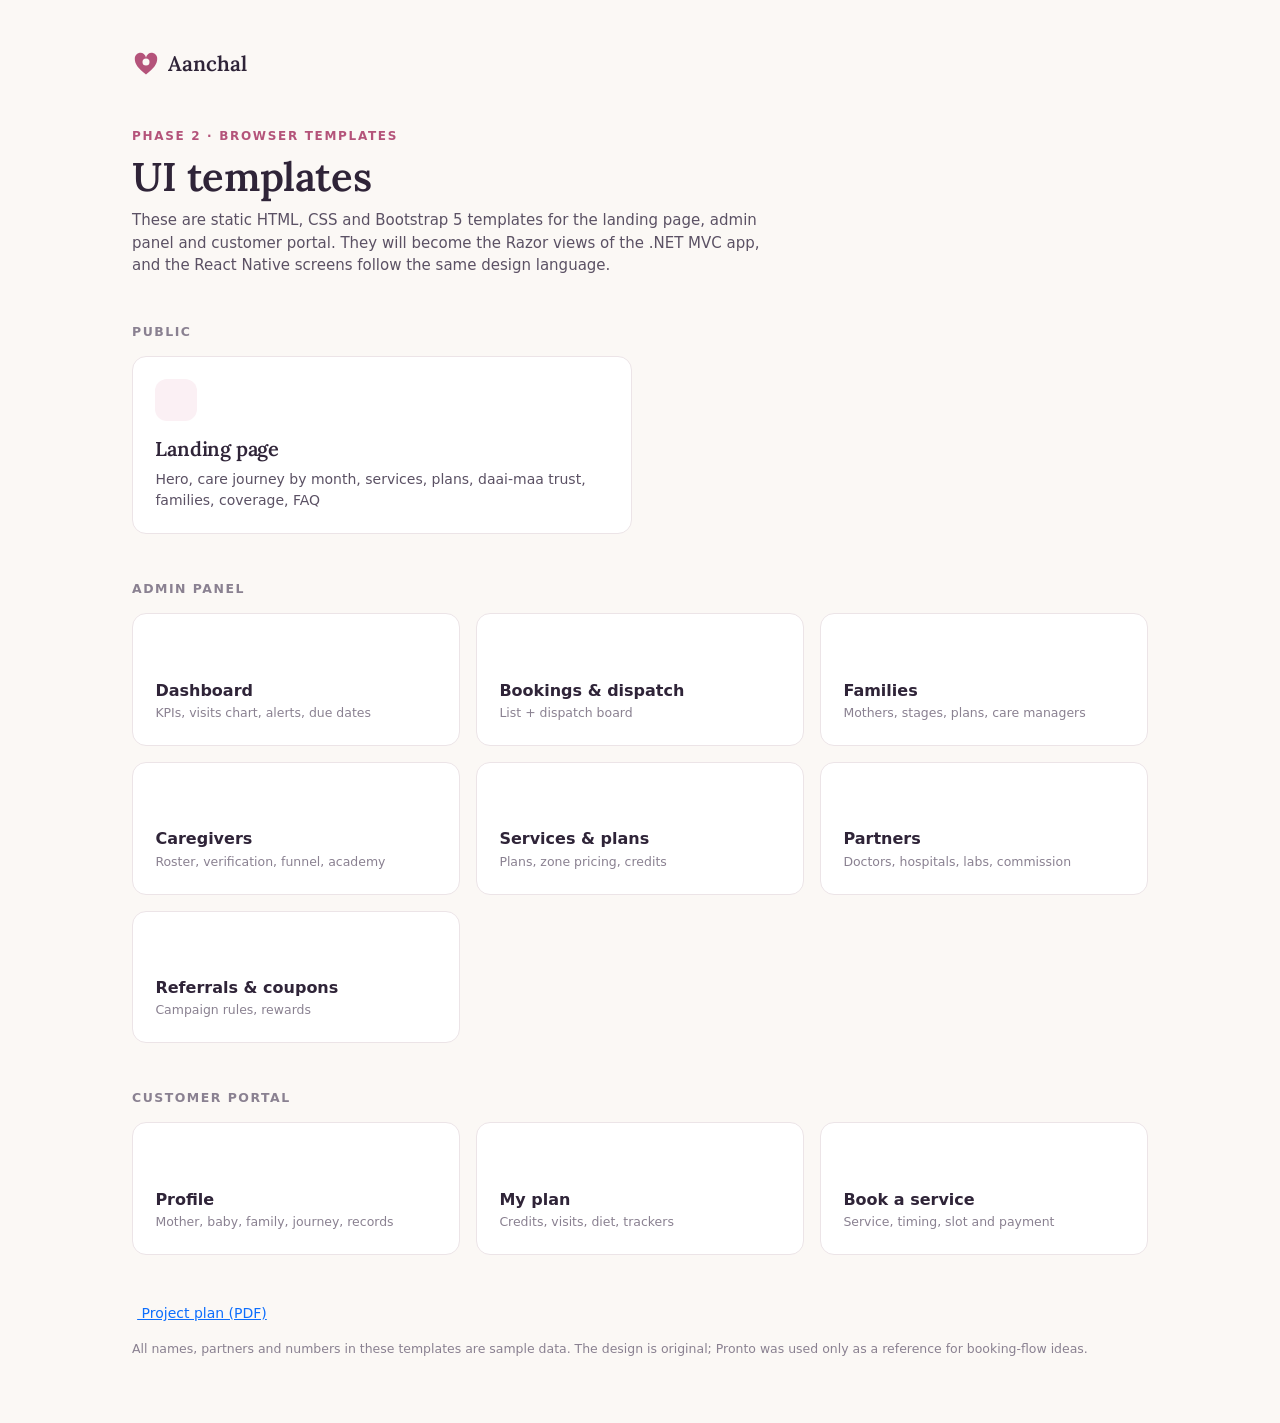
<file: index.html>
<!doctype html>
<html lang="en"><head><meta charset="utf-8"><meta name="viewport" content="width=device-width, initial-scale=1">
<title>Aanchal — Mother &amp; Baby Care</title>
<meta http-equiv="refresh" content="0; url=templates/index.html">
</head><body style="font-family:system-ui,sans-serif;padding:2rem">
<p>Opening the templates… <a href="templates/index.html">Continue</a> · <a href="docs/Aanchal_Project_Plan.pdf">Project plan (PDF)</a></p>
</body></html>
</file>
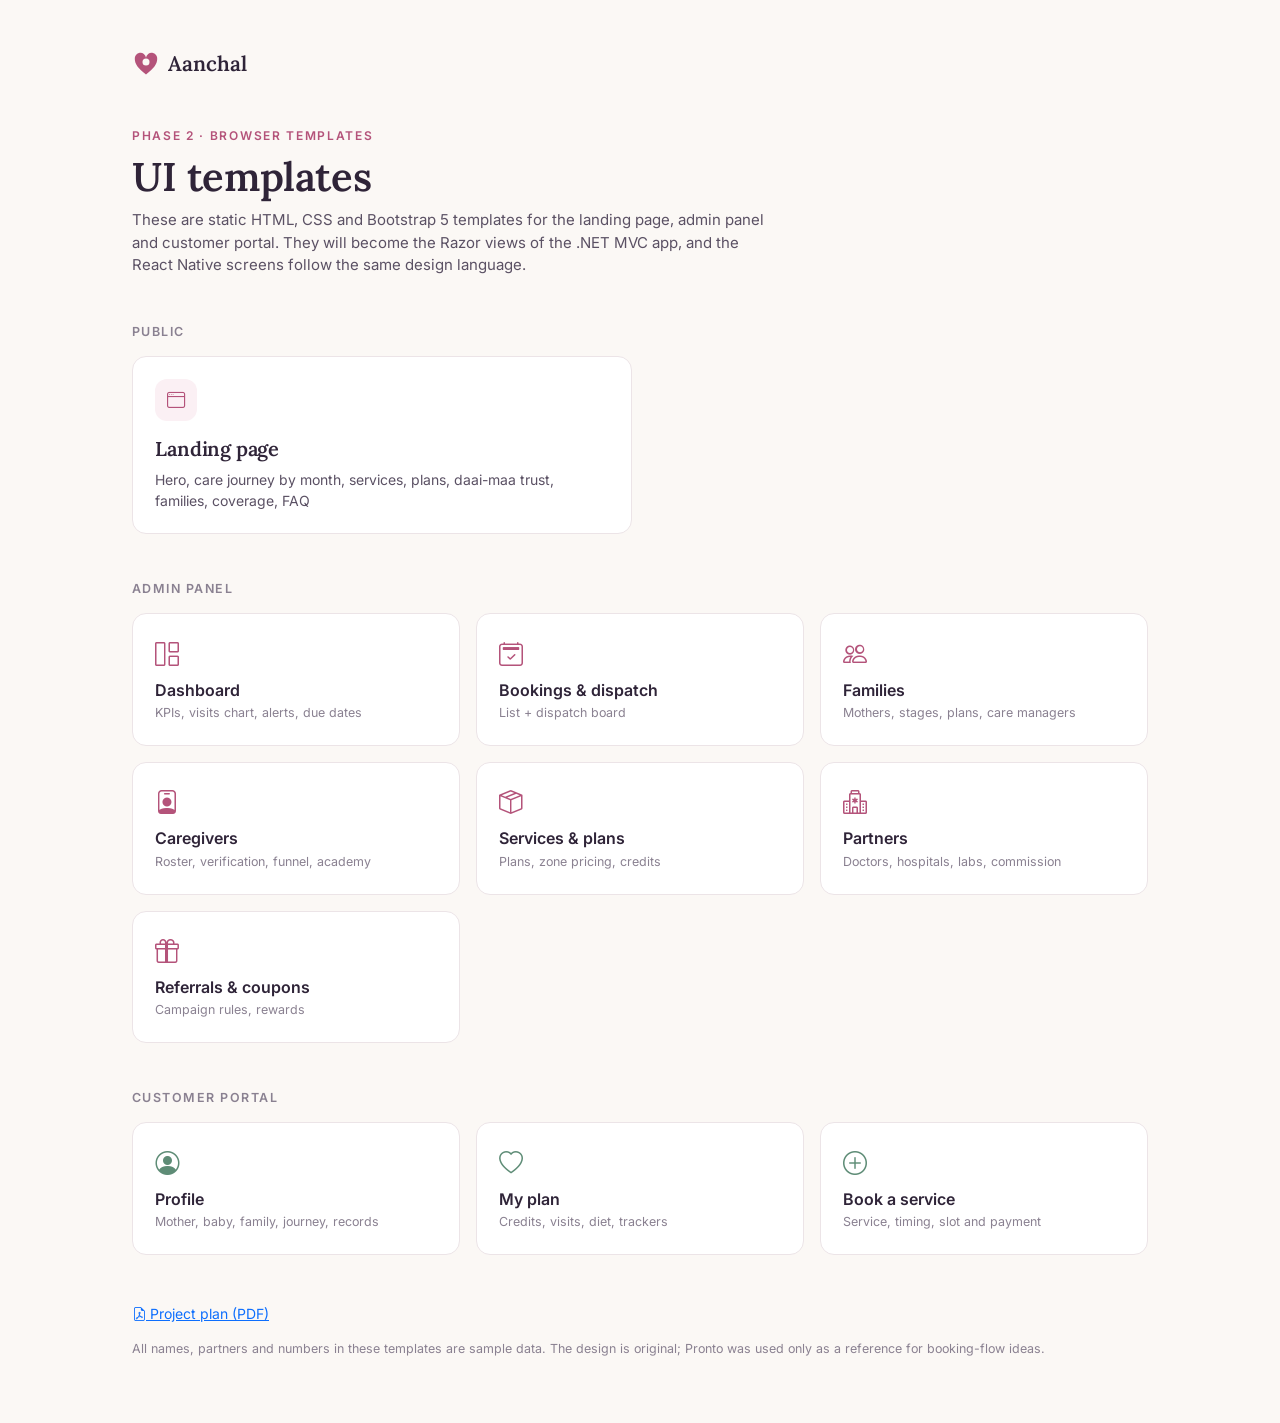
<file: templates/index.html>
<!doctype html>
<html lang="en">
<head>
<meta charset="utf-8">
<meta name="viewport" content="width=device-width, initial-scale=1">
<title>Aanchal — UI templates</title>
<link href="https://fonts.googleapis.com/css2?family=Inter:wght@400;500;600;700&family=Lora:wght@500;600&display=swap" rel="stylesheet">
<link href="https://cdn.jsdelivr.net/npm/bootstrap@5.3.3/dist/css/bootstrap.min.css" rel="stylesheet">
<link href="https://cdn.jsdelivr.net/npm/bootstrap-icons@1.11.3/font/bootstrap-icons.min.css" rel="stylesheet">
<link href="assets/css/theme.css" rel="stylesheet">
</head>
<body>
<div class="container py-5" style="max-width:1040px">
  <a class="brand mb-4" href="#"><svg viewBox="0 0 40 40"><path d="M20 35C9 27 4 20 4 13a8 8 0 0 1 16-2 8 8 0 0 1 16 2c0 7-5 14-16 22Z" fill="#b4537a"/><circle cx="20" cy="17" r="5" fill="#fbf8f5"/></svg>Aanchal</a>
  <div class="eyebrow mt-4 mb-2">Phase 2 · Browser templates</div>
  <h1 class="mb-2">UI templates</h1>
  <p class="text-ink-2 mb-5" style="max-width:40rem">These are static HTML, CSS and Bootstrap 5 templates for the landing page, admin panel and customer portal. They will become the Razor views of the .NET MVC app, and the React Native screens follow the same design language.</p>

  <h6 class="text-muted-a text-uppercase fs-xs mb-3" style="letter-spacing:.12em">Public</h6>
  <div class="row g-3 mb-5">
    <div class="col-md-6"><a class="hub-card" href="landing/index.html"><span class="icon-badge bg-rose-50 text-rose mb-3"><i class="bi bi-window"></i></span><h5 class="serif">Landing page</h5><p class="fs-sm text-ink-2 mb-0">Hero, care journey by month, services, plans, daai-maa trust, families, coverage, FAQ</p></a></div>
  </div>

  <h6 class="text-muted-a text-uppercase fs-xs mb-3" style="letter-spacing:.12em">Admin panel</h6>
  <div class="row g-3 mb-5">
    <div class="col-md-4"><a class="hub-card" href="admin/dashboard.html"><i class="bi bi-grid-1x2 text-rose fs-4"></i><h6 class="mt-2 mb-1">Dashboard</h6><p class="fs-xs text-muted-a mb-0">KPIs, visits chart, alerts, due dates</p></a></div>
    <div class="col-md-4"><a class="hub-card" href="admin/bookings.html"><i class="bi bi-calendar2-check text-rose fs-4"></i><h6 class="mt-2 mb-1">Bookings &amp; dispatch</h6><p class="fs-xs text-muted-a mb-0">List + dispatch board</p></a></div>
    <div class="col-md-4"><a class="hub-card" href="admin/customers.html"><i class="bi bi-people text-rose fs-4"></i><h6 class="mt-2 mb-1">Families</h6><p class="fs-xs text-muted-a mb-0">Mothers, stages, plans, care managers</p></a></div>
    <div class="col-md-4"><a class="hub-card" href="admin/caregivers.html"><i class="bi bi-person-badge text-rose fs-4"></i><h6 class="mt-2 mb-1">Caregivers</h6><p class="fs-xs text-muted-a mb-0">Roster, verification, funnel, academy</p></a></div>
    <div class="col-md-4"><a class="hub-card" href="admin/packages.html"><i class="bi bi-box-seam text-rose fs-4"></i><h6 class="mt-2 mb-1">Services &amp; plans</h6><p class="fs-xs text-muted-a mb-0">Plans, zone pricing, credits</p></a></div>
    <div class="col-md-4"><a class="hub-card" href="admin/partners.html"><i class="bi bi-hospital text-rose fs-4"></i><h6 class="mt-2 mb-1">Partners</h6><p class="fs-xs text-muted-a mb-0">Doctors, hospitals, labs, commission</p></a></div>
    <div class="col-md-4"><a class="hub-card" href="admin/referrals.html"><i class="bi bi-gift text-rose fs-4"></i><h6 class="mt-2 mb-1">Referrals &amp; coupons</h6><p class="fs-xs text-muted-a mb-0">Campaign rules, rewards</p></a></div>
  </div>

  <h6 class="text-muted-a text-uppercase fs-xs mb-3" style="letter-spacing:.12em">Customer portal</h6>
  <div class="row g-3 mb-5">
    <div class="col-md-4"><a class="hub-card" href="user/profile.html"><i class="bi bi-person-circle text-sage fs-4"></i><h6 class="mt-2 mb-1">Profile</h6><p class="fs-xs text-muted-a mb-0">Mother, baby, family, journey, records</p></a></div>
    <div class="col-md-4"><a class="hub-card" href="user/my-plan.html"><i class="bi bi-heart text-sage fs-4"></i><h6 class="mt-2 mb-1">My plan</h6><p class="fs-xs text-muted-a mb-0">Credits, visits, diet, trackers</p></a></div>
    <div class="col-md-4"><a class="hub-card" href="user/book.html"><i class="bi bi-plus-circle text-sage fs-4"></i><h6 class="mt-2 mb-1">Book a service</h6><p class="fs-xs text-muted-a mb-0">Service, timing, slot and payment</p></a></div>
  </div>
  <p class="fs-sm mb-3"><a href="../docs/Aanchal_Project_Plan.pdf"><i class="bi bi-file-earmark-pdf"></i> Project plan (PDF)</a></p>
  <p class="fs-xs text-muted-a">All names, partners and numbers in these templates are sample data. The design is original; Pronto was used only as a reference for booking-flow ideas.</p>
</div>
</body>
</html>
</file>
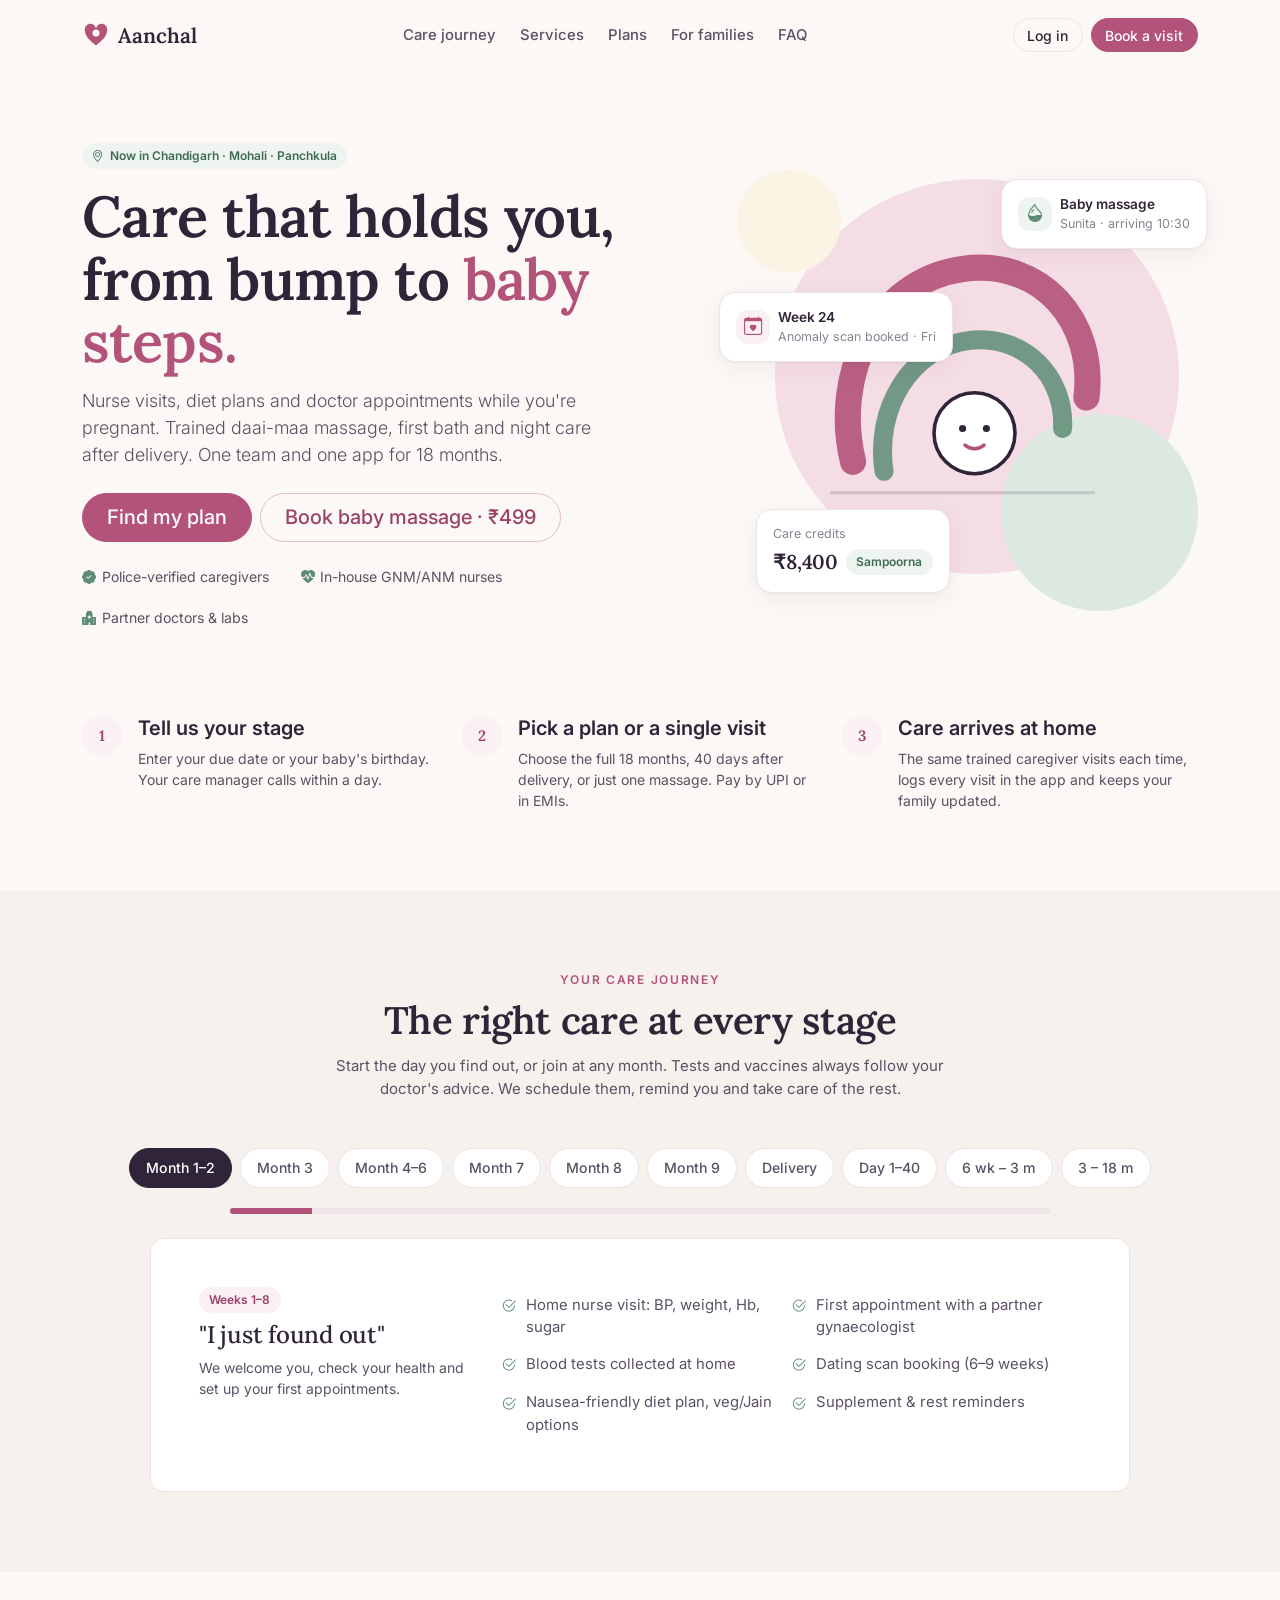
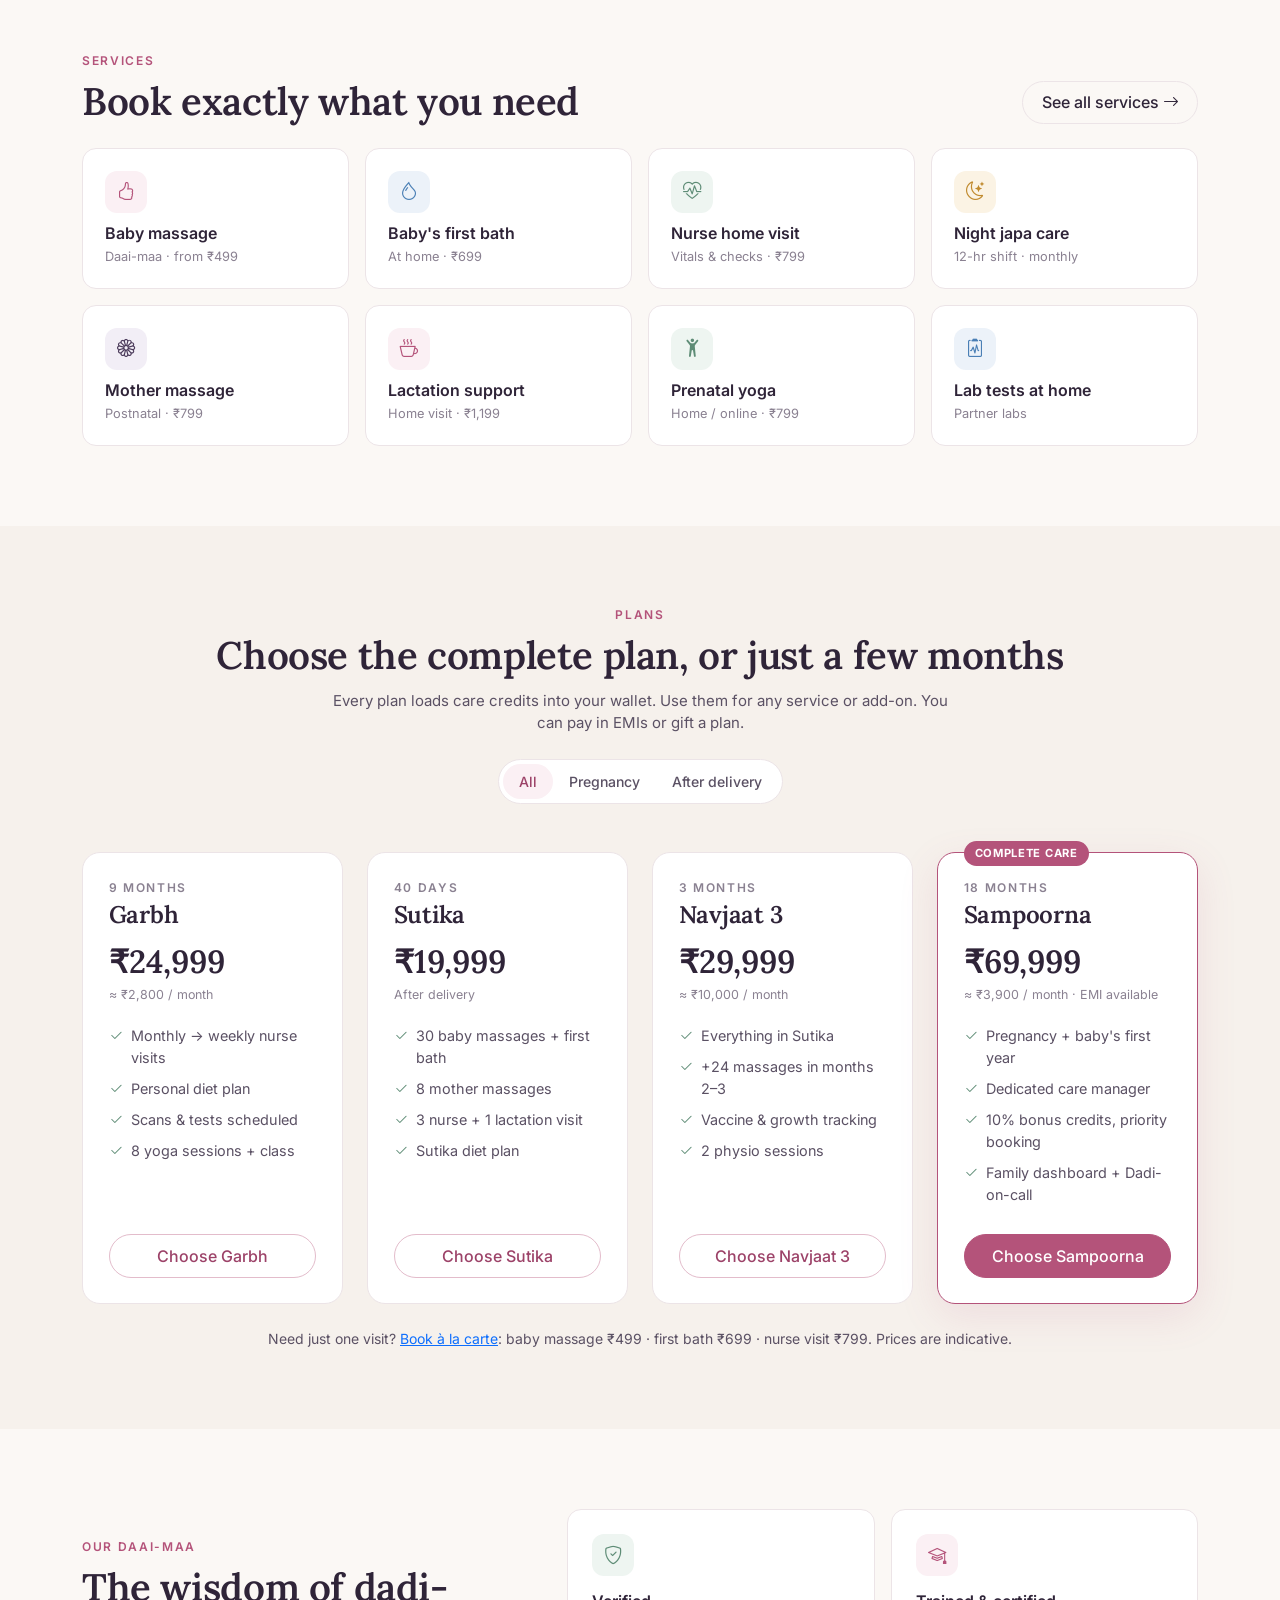
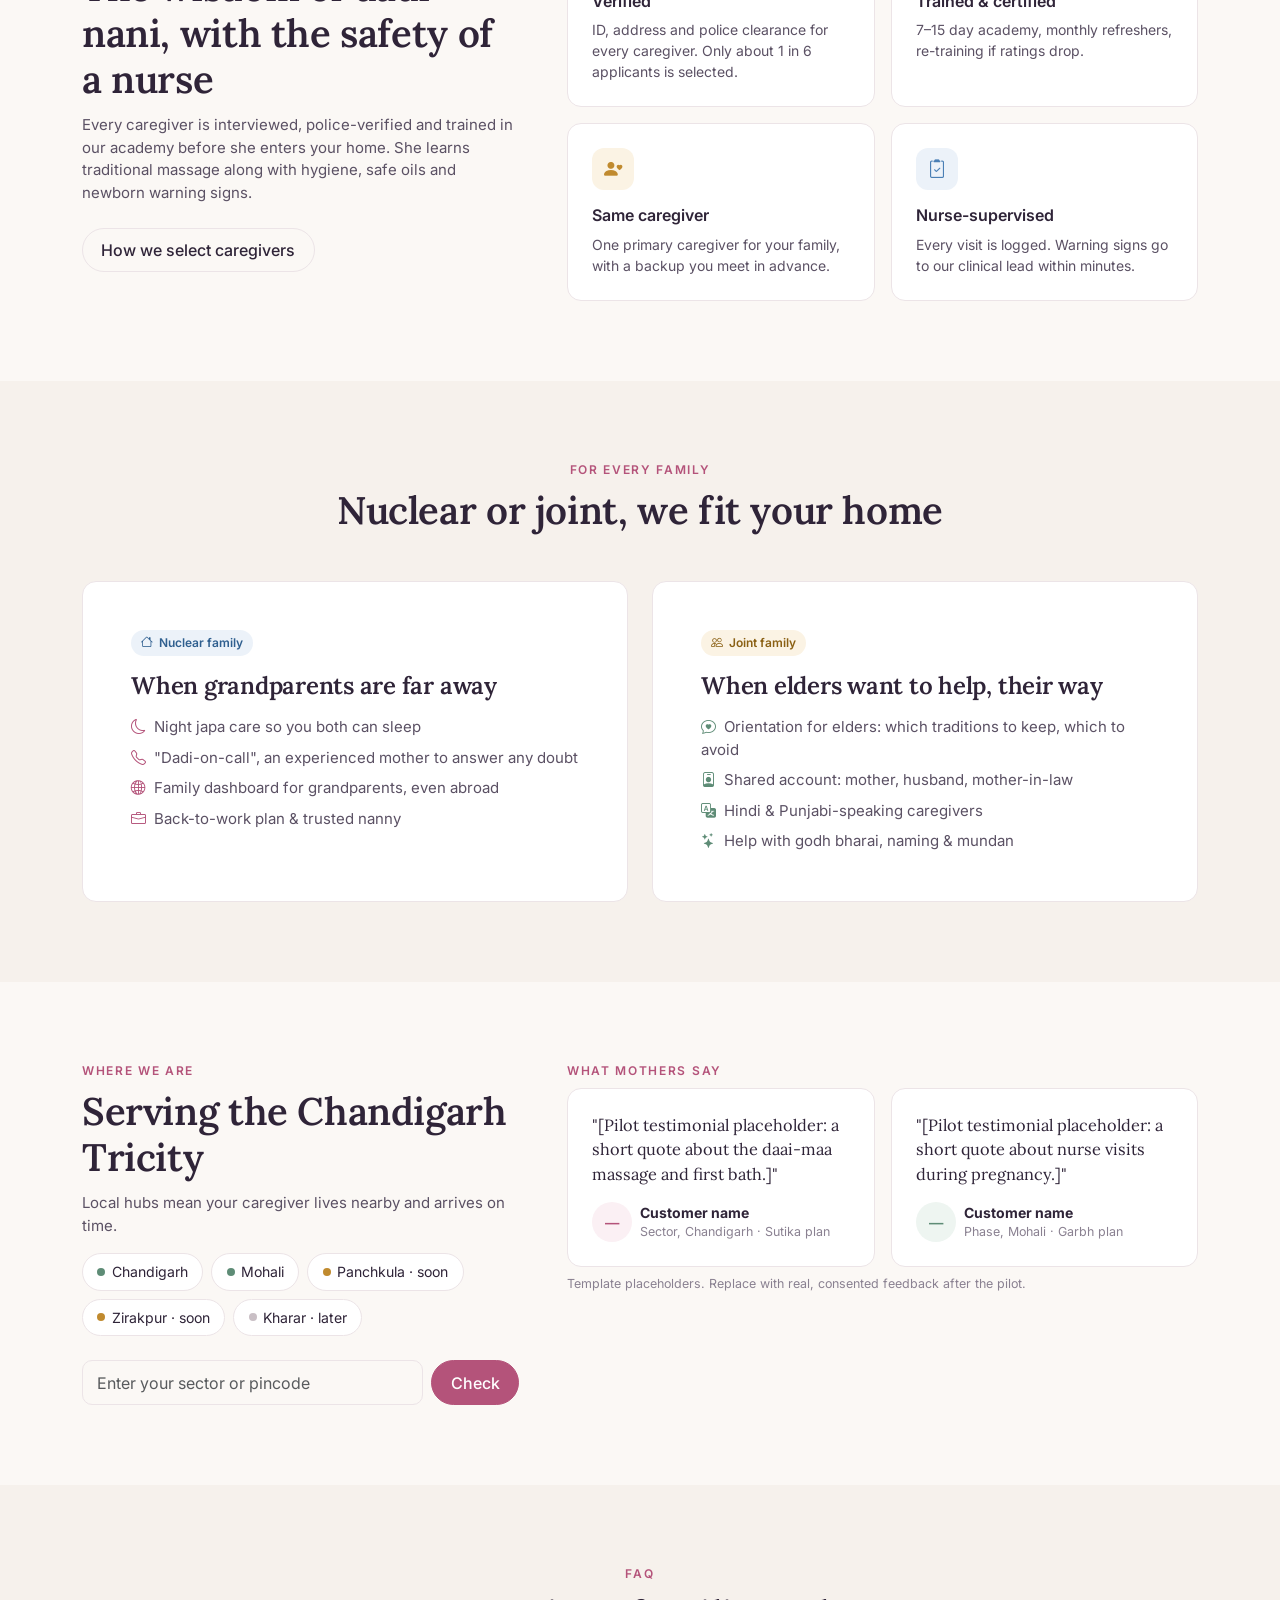
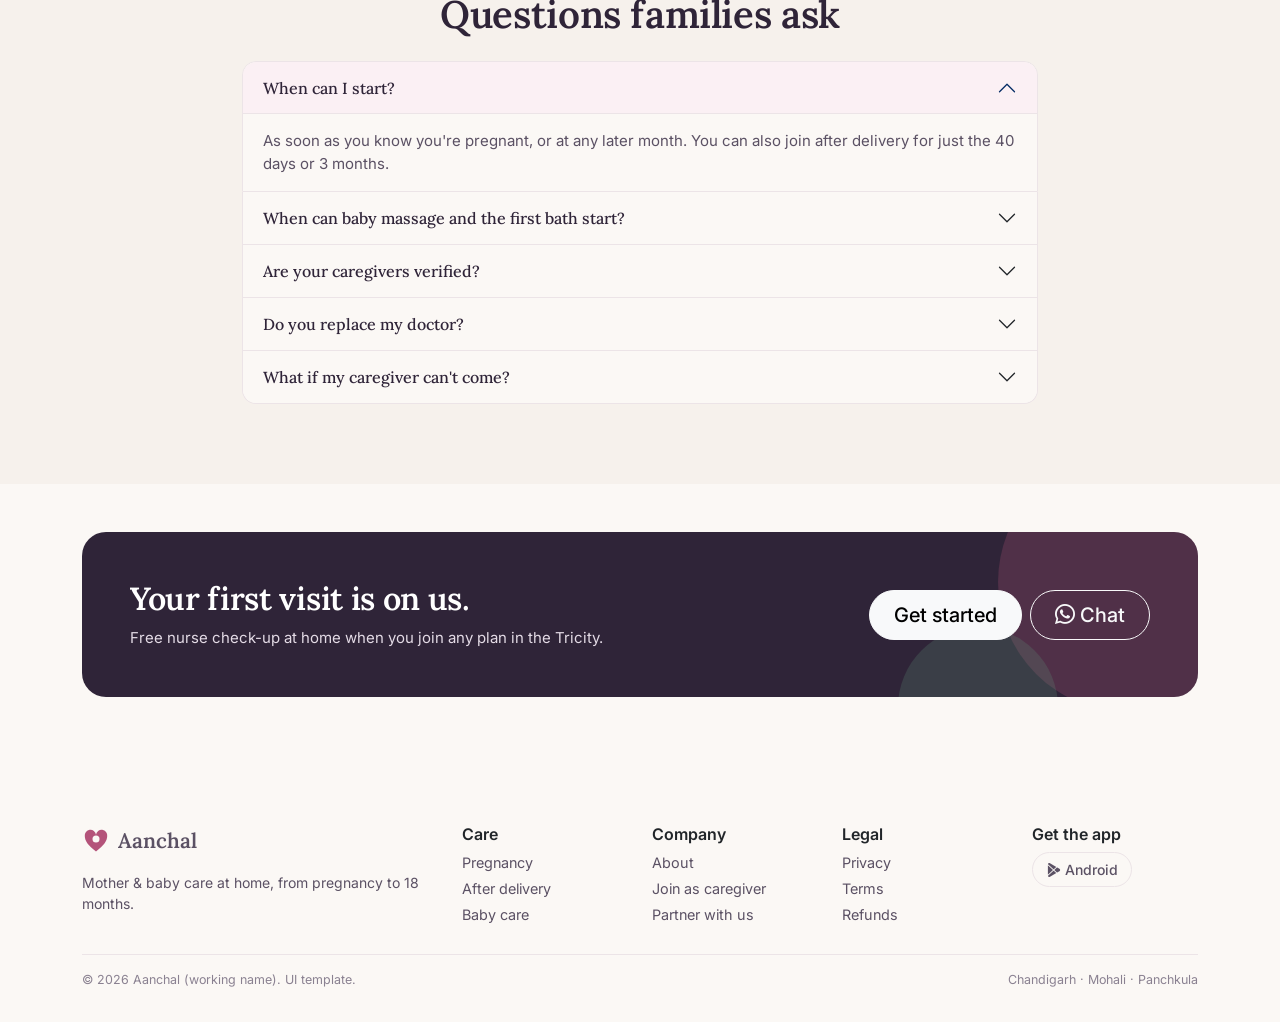
<file: templates/landing/index.html>
<!doctype html>
<html lang="en">
<head>
<meta charset="utf-8">
<meta name="viewport" content="width=device-width, initial-scale=1">
<title>Aanchal — Mother &amp; Baby Care · Chandigarh Tricity</title>
<meta name="description" content="Complete care from pregnancy to your baby's first steps. Verified daai-maa baby massage, nurse visits, diet plans and doctor appointments at home in Chandigarh, Mohali and Panchkula.">
<link rel="preconnect" href="https://fonts.googleapis.com"><link rel="preconnect" href="https://fonts.gstatic.com" crossorigin>
<link href="https://fonts.googleapis.com/css2?family=Inter:wght@400;500;600;700&family=Lora:wght@500;600&display=swap" rel="stylesheet">
<link href="https://cdn.jsdelivr.net/npm/bootstrap@5.3.3/dist/css/bootstrap.min.css" rel="stylesheet">
<link href="https://cdn.jsdelivr.net/npm/bootstrap-icons@1.11.3/font/bootstrap-icons.min.css" rel="stylesheet">
<link href="../assets/css/theme.css" rel="stylesheet">
</head>
<body>

<!-- NAV -->
<nav class="l-nav navbar navbar-expand-lg py-3">
  <div class="container">
    <a class="brand" href="#">
      <svg viewBox="0 0 40 40"><path d="M20 35C9 27 4 20 4 13a8 8 0 0 1 16-2 8 8 0 0 1 16 2c0 7-5 14-16 22Z" fill="#b4537a"/><circle cx="20" cy="17" r="5" fill="#fbf8f5"/></svg>Aanchal
    </a>
    <button class="navbar-toggler border-0" type="button" data-bs-toggle="collapse" data-bs-target="#nav" aria-label="Menu"><i class="bi bi-list fs-3"></i></button>
    <div class="collapse navbar-collapse" id="nav">
      <ul class="navbar-nav mx-auto gap-lg-2">
        <li class="nav-item"><a class="nav-link" href="#journey">Care journey</a></li>
        <li class="nav-item"><a class="nav-link" href="#services">Services</a></li>
        <li class="nav-item"><a class="nav-link" href="#plans">Plans</a></li>
        <li class="nav-item"><a class="nav-link" href="#families">For families</a></li>
        <li class="nav-item"><a class="nav-link" href="#faq">FAQ</a></li>
      </ul>
      <div class="d-flex gap-2 mt-3 mt-lg-0">
        <a href="../user/profile.html" class="btn btn-ghost btn-sm">Log in</a>
        <a href="../user/book.html" class="btn btn-primary btn-sm">Book a visit</a>
      </div>
    </div>
  </div>
</nav>

<!-- HERO -->
<header class="hero">
  <div class="container">
    <div class="row align-items-center g-4 g-lg-5">
      <div class="col-lg-6">
        <span class="chip sage mb-3"><i class="bi bi-geo-alt"></i> Now in Chandigarh · Mohali · Panchkula</span>
        <h1 class="mb-3">Care that holds you,<br>from bump to <span class="text-rose">baby steps.</span></h1>
        <p class="lead mb-4">Nurse visits, diet plans and doctor appointments while you're pregnant. Trained daai-maa massage, first bath and night care after delivery. One team and one app for 18 months.</p>
        <div class="d-flex flex-wrap gap-2 mb-4">
          <a href="#plans" class="btn btn-primary btn-lg px-4">Find my plan</a>
          <a href="../user/book.html" class="btn btn-outline-primary btn-lg px-4">Book baby massage · ₹499</a>
        </div>
        <div class="trust-row">
          <span><i class="bi bi-patch-check-fill"></i>Police-verified caregivers</span>
          <span><i class="bi bi-heart-pulse-fill"></i>In-house GNM/ANM nurses</span>
          <span><i class="bi bi-hospital-fill"></i>Partner doctors &amp; labs</span>
        </div>
      </div>
      <div class="col-lg-6">
        <div class="hero-art">
          <div class="blob" style="inset:6% 4% 10% 10%;background:#f5dde6"></div>
          <div class="blob" style="width:42%;height:42%;right:0;bottom:2%;background:#dbe9e1"></div>
          <div class="blob" style="width:22%;height:22%;left:2%;top:4%;background:#fbf3e4"></div>
          <!-- illustration: abstract "aanchal" embrace motif (original) -->
          <svg viewBox="0 0 300 300" style="position:absolute;inset:12%;width:76%;height:76%" aria-hidden="true">
            <path d="M58 214C40 140 78 62 150 52c66-9 112 44 104 108" fill="none" stroke="#b4537a" stroke-width="22" stroke-linecap="round" opacity=".9"/>
            <path d="M84 222c-8-52 22-104 72-110 46-5 80 30 78 74" fill="none" stroke="#5e8c76" stroke-width="16" stroke-linecap="round" opacity=".85"/>
            <circle cx="160" cy="190" r="34" fill="#fff"/>
            <circle cx="160" cy="190" r="34" fill="none" stroke="#2f2438" stroke-width="3"/>
            <circle cx="150" cy="186" r="3" fill="#2f2438"/><circle cx="170" cy="186" r="3" fill="#2f2438"/>
            <path d="M152 200c5 4 11 4 16 0" stroke="#b4537a" stroke-width="3" fill="none" stroke-linecap="round"/>
            <path d="M40 240h220" stroke="#2f2438" stroke-width="3" stroke-linecap="round" opacity=".15"/>
          </svg>
          <div class="hero-card" style="left:-2%;top:30%">
            <div class="d-flex align-items-center gap-2"><span class="icon-badge bg-rose-50 text-rose" style="width:34px;height:34px"><i class="bi bi-calendar-heart"></i></span>
            <div><div class="fw-semibold">Week 24</div><div class="text-muted-a fs-xs">Anomaly scan booked · Fri</div></div></div>
          </div>
          <div class="hero-card d-none d-sm-block" style="right:-2%;top:6%">
            <div class="d-flex align-items-center gap-2"><span class="icon-badge bg-sage-50 text-sage" style="width:34px;height:34px"><i class="bi bi-droplet-half"></i></span>
            <div><div class="fw-semibold">Baby massage</div><div class="text-muted-a fs-xs">Sunita · arriving 10:30</div></div></div>
          </div>
          <div class="hero-card" style="left:6%;bottom:6%">
            <div class="fs-xs text-muted-a mb-1">Care credits</div>
            <div class="d-flex align-items-center gap-2"><b class="serif fs-5">₹8,400</b><span class="chip sage">Sampoorna</span></div>
          </div>
        </div>
      </div>
    </div>
  </div>
</header>

<!-- HOW IT WORKS -->
<section class="section pt-4">
  <div class="container">
    <div class="row g-4">
      <div class="col-md-4"><div class="how-step"><span class="n">1</span><h5>Tell us your stage</h5><p class="text-ink-2 fs-sm mb-0">Enter your due date or your baby's birthday. Your care manager calls within a day.</p></div></div>
      <div class="col-md-4"><div class="how-step"><span class="n">2</span><h5>Pick a plan or a single visit</h5><p class="text-ink-2 fs-sm mb-0">Choose the full 18 months, 40 days after delivery, or just one massage. Pay by UPI or in EMIs.</p></div></div>
      <div class="col-md-4"><div class="how-step"><span class="n">3</span><h5>Care arrives at home</h5><p class="text-ink-2 fs-sm mb-0">The same trained caregiver visits each time, logs every visit in the app and keeps your family updated.</p></div></div>
    </div>
  </div>
</section>

<!-- JOURNEY -->
<section class="section bg-soft" id="journey">
  <div class="container">
    <div class="text-center mb-5">
      <div class="eyebrow mb-2">Your care journey</div>
      <h2 class="section-title">The right care at every stage</h2>
      <p class="section-sub">Start the day you find out, or join at any month. Tests and vaccines always follow your doctor's advice. We schedule them, remind you and take care of the rest.</p>
    </div>
    <div class="journey-tabs mb-3 justify-content-lg-center">
      <button class="jt active" data-target="j1">Month 1–2</button>
      <button class="jt" data-target="j2">Month 3</button>
      <button class="jt" data-target="j3">Month 4–6</button>
      <button class="jt" data-target="j4">Month 7</button>
      <button class="jt" data-target="j5">Month 8</button>
      <button class="jt" data-target="j6">Month 9</button>
      <button class="jt" data-target="j7">Delivery</button>
      <button class="jt" data-target="j8">Day 1–40</button>
      <button class="jt" data-target="j9">6 wk – 3 m</button>
      <button class="jt" data-target="j10">3 – 18 m</button>
    </div>
    <div class="timeline-bar mb-4 mx-auto" style="max-width:820px"><span class="on"></span><span></span><span></span><span></span><span></span><span></span><span></span><span></span><span></span><span></span></div>
    <div class="a-card-flat p-4 p-lg-5 mx-auto" style="max-width:980px">
      <div class="journey-panel active" id="j1"><div class="row g-4"><div class="col-md-4"><span class="chip mb-2">Weeks 1–8</span><h3 class="h4">"I just found out"</h3><p class="text-ink-2 fs-sm">We welcome you, check your health and set up your first appointments.</p></div><div class="col-md-8"><ul class="row row-cols-1 row-cols-sm-2 g-0">
        <li class="col"><i class="bi bi-check2-circle"></i>Home nurse visit: BP, weight, Hb, sugar</li><li class="col"><i class="bi bi-check2-circle"></i>First appointment with a partner gynaecologist</li>
        <li class="col"><i class="bi bi-check2-circle"></i>Blood tests collected at home</li><li class="col"><i class="bi bi-check2-circle"></i>Dating scan booking (6–9 weeks)</li>
        <li class="col"><i class="bi bi-check2-circle"></i>Nausea-friendly diet plan, veg/Jain options</li><li class="col"><i class="bi bi-check2-circle"></i>Supplement &amp; rest reminders</li></ul></div></div></div>
      <div class="journey-panel" id="j2"><div class="row g-4"><div class="col-md-4"><span class="chip mb-2">Weeks 9–13</span><h3 class="h4">End of trimester 1</h3><p class="text-ink-2 fs-sm">Important screening scans, all scheduled for you.</p></div><div class="col-md-8"><ul class="row row-cols-1 row-cols-sm-2 g-0">
        <li class="col"><i class="bi bi-check2-circle"></i>NT scan &amp; double marker (11–14 weeks)</li><li class="col"><i class="bi bi-check2-circle"></i>Monthly nurse visit &amp; vitals log</li>
        <li class="col"><i class="bi bi-check2-circle"></i>Vaccine reminders as per your doctor</li><li class="col"><i class="bi bi-check2-circle"></i>Dietitian review</li>
        <li class="col"><i class="bi bi-check2-circle"></i>Gentle walking plan</li><li class="col"><i class="bi bi-check2-circle"></i>Family session: how to support mum</li></ul></div></div></div>
      <div class="journey-panel" id="j3"><div class="row g-4"><div class="col-md-4"><span class="chip mb-2">Weeks 14–27</span><h3 class="h4">Trimester 2</h3><p class="text-ink-2 fs-sm">The comfortable months: move, learn and get ready.</p></div><div class="col-md-8"><ul class="row row-cols-1 row-cols-sm-2 g-0">
        <li class="col"><i class="bi bi-check2-circle"></i>Anomaly scan (18–20 weeks)</li><li class="col"><i class="bi bi-check2-circle"></i>Sugar test (OGTT) at home, 24–28 weeks</li>
        <li class="col"><i class="bi bi-check2-circle"></i>Prenatal yoga twice a week</li><li class="col"><i class="bi bi-check2-circle"></i>Iron- &amp; calcium-rich diet</li>
        <li class="col"><i class="bi bi-check2-circle"></i>Childbirth classes for couples</li><li class="col"><i class="bi bi-check2-circle"></i>Add-on: garbh sanskar sessions</li></ul></div></div></div>
      <div class="journey-panel" id="j4"><div class="row g-4"><div class="col-md-4"><span class="chip mb-2">Weeks 28–31</span><h3 class="h4">Month 7</h3><p class="text-ink-2 fs-sm">Closer care begins: nurse visits every two weeks.</p></div><div class="col-md-8"><ul class="row row-cols-1 row-cols-sm-2 g-0">
        <li class="col"><i class="bi bi-check2-circle"></i>Daily kick-count tracker with alerts</li><li class="col"><i class="bi bi-check2-circle"></i>Breastfeeding class</li>
        <li class="col"><i class="bi bi-check2-circle"></i>Back &amp; pelvic-pain physio</li><li class="col"><i class="bi bi-check2-circle"></i>Hospital tour &amp; birth plan</li></ul></div></div></div>
      <div class="journey-panel" id="j5"><div class="row g-4"><div class="col-md-4"><span class="chip mb-2">Weeks 32–35</span><h3 class="h4">Month 8</h3><p class="text-ink-2 fs-sm">Get your home and family ready.</p></div><div class="col-md-8"><ul class="row row-cols-1 row-cols-sm-2 g-0">
        <li class="col"><i class="bi bi-check2-circle"></i>Meet your daai-maa / japa caregiver</li><li class="col"><i class="bi bi-check2-circle"></i>Nursery &amp; safe-sleep setup</li>
        <li class="col"><i class="bi bi-check2-circle"></i>Orientation session for elders</li><li class="col"><i class="bi bi-check2-circle"></i>Insurance cashless help</li></ul></div></div></div>
      <div class="journey-panel" id="j6"><div class="row g-4"><div class="col-md-4"><span class="chip mb-2">Weeks 36–40</span><h3 class="h4">Pre-delivery</h3><p class="text-ink-2 fs-sm">We're on standby, day and night.</p></div><div class="col-md-8"><ul class="row row-cols-1 row-cols-sm-2 g-0">
        <li class="col"><i class="bi bi-check2-circle"></i>Weekly nurse visits</li><li class="col"><i class="bi bi-check2-circle"></i>24×7 nurse helpline &amp; SOS</li>
        <li class="col"><i class="bi bi-check2-circle"></i>Hospital-bag checklist</li><li class="col"><i class="bi bi-check2-circle"></i>On-call cab / ambulance</li></ul></div></div></div>
      <div class="journey-panel" id="j7"><div class="row g-4"><div class="col-md-4"><span class="chip gold mb-2">Hospital</span><h3 class="h4">Delivery</h3><p class="text-ink-2 fs-sm">You focus on your baby; we handle the rest.</p></div><div class="col-md-8"><ul class="row row-cols-1 row-cols-sm-2 g-0">
        <li class="col"><i class="bi bi-check2-circle"></i>Family updates, including relatives abroad</li><li class="col"><i class="bi bi-check2-circle"></i>Home sanitised before you return</li>
        <li class="col"><i class="bi bi-check2-circle"></i>Caregiver arrives on discharge day</li><li class="col"><i class="bi bi-check2-circle"></i>Nurse visit within 24 hours</li></ul></div></div></div>
      <div class="journey-panel" id="j8"><div class="row g-4"><div class="col-md-4"><span class="chip sage mb-2">Sutika · 40 days</span><h3 class="h4">The first 40 days</h3><p class="text-ink-2 fs-sm">Traditional care, done safely, starting after your doctor's clearance.</p></div><div class="col-md-8"><ul class="row row-cols-1 row-cols-sm-2 g-0">
        <li class="col"><i class="bi bi-check2-circle"></i>Daily daai-maa baby massage</li><li class="col"><i class="bi bi-check2-circle"></i>Baby's first bath, cord &amp; nail care</li>
        <li class="col"><i class="bi bi-check2-circle"></i>Mother massage &amp; belly binding</li><li class="col"><i class="bi bi-check2-circle"></i>Lactation consultant visit</li>
        <li class="col"><i class="bi bi-check2-circle"></i>Day / night / 24×7 japa care</li><li class="col"><i class="bi bi-check2-circle"></i>Sutika diet &amp; emotional check-ins</li></ul></div></div></div>
      <div class="journey-panel" id="j9"><div class="row g-4"><div class="col-md-4"><span class="chip sage mb-2">Navjaat</span><h3 class="h4">6 weeks – 3 months</h3><p class="text-ink-2 fs-sm">Settling into a routine.</p></div><div class="col-md-8"><ul class="row row-cols-1 row-cols-sm-2 g-0">
        <li class="col"><i class="bi bi-check2-circle"></i>Vaccines at 6, 10 &amp; 14 weeks</li><li class="col"><i class="bi bi-check2-circle"></i>Growth chart &amp; sleep routine</li>
        <li class="col"><i class="bi bi-check2-circle"></i>Postnatal physio for mum</li><li class="col"><i class="bi bi-check2-circle"></i>Back-to-work &amp; nanny planning</li></ul></div></div></div>
      <div class="journey-panel" id="j10"><div class="row g-4"><div class="col-md-4"><span class="chip sky mb-2">Baby's first 18 months</span><h3 class="h4">Growing up</h3><p class="text-ink-2 fs-sm">Milestones, food and fun.</p></div><div class="col-md-8"><ul class="row row-cols-1 row-cols-sm-2 g-0">
        <li class="col"><i class="bi bi-check2-circle"></i>Weaning &amp; first-foods plans</li><li class="col"><i class="bi bi-check2-circle"></i>Milestone &amp; vaccine tracker</li>
        <li class="col"><i class="bi bi-check2-circle"></i>Paediatric tele-consults</li><li class="col"><i class="bi bi-check2-circle"></i>Babyproofing audit</li>
        <li class="col"><i class="bi bi-check2-circle"></i>Toddler nutrition</li><li class="col"><i class="bi bi-check2-circle"></i>Birthday &amp; mundan help</li></ul></div></div></div>
    </div>
  </div>
</section>

<!-- SERVICES -->
<section class="section" id="services">
  <div class="container">
    <div class="d-flex flex-wrap justify-content-between align-items-end gap-3 mb-4">
      <div><div class="eyebrow mb-2">Services</div><h2 class="section-title mb-0">Book exactly what you need</h2></div>
      <a href="../user/book.html" class="btn btn-ghost">See all services <i class="bi bi-arrow-right"></i></a>
    </div>
    <div class="row row-cols-2 row-cols-md-3 row-cols-lg-4 g-3">
      <div class="col"><a class="cat-tile" href="../user/book.html"><span class="icon-badge bg-rose-50 text-rose"><i class="bi bi-hand-thumbs-up"></i></span><div><h6 class="mb-1">Baby massage</h6><div class="from">Daai-maa · from ₹499</div></div></a></div>
      <div class="col"><a class="cat-tile" href="../user/book.html"><span class="icon-badge bg-sky-50" style="color:#4a7fb5"><i class="bi bi-droplet"></i></span><div><h6 class="mb-1">Baby's first bath</h6><div class="from">At home · ₹699</div></div></a></div>
      <div class="col"><a class="cat-tile" href="../user/book.html"><span class="icon-badge bg-sage-50 text-sage"><i class="bi bi-heart-pulse"></i></span><div><h6 class="mb-1">Nurse home visit</h6><div class="from">Vitals &amp; checks · ₹799</div></div></a></div>
      <div class="col"><a class="cat-tile" href="../user/book.html"><span class="icon-badge bg-gold-50" style="color:#c08a2e"><i class="bi bi-moon-stars"></i></span><div><h6 class="mb-1">Night japa care</h6><div class="from">12-hr shift · monthly</div></div></a></div>
      <div class="col"><a class="cat-tile" href="../user/book.html"><span class="icon-badge bg-plum-50" style="color:#4b3a5a"><i class="bi bi-flower1"></i></span><div><h6 class="mb-1">Mother massage</h6><div class="from">Postnatal · ₹799</div></div></a></div>
      <div class="col"><a class="cat-tile" href="../user/book.html"><span class="icon-badge bg-rose-50 text-rose"><i class="bi bi-cup-hot"></i></span><div><h6 class="mb-1">Lactation support</h6><div class="from">Home visit · ₹1,199</div></div></a></div>
      <div class="col"><a class="cat-tile" href="../user/book.html"><span class="icon-badge bg-sage-50 text-sage"><i class="bi bi-person-arms-up"></i></span><div><h6 class="mb-1">Prenatal yoga</h6><div class="from">Home / online · ₹799</div></div></a></div>
      <div class="col"><a class="cat-tile" href="../user/book.html"><span class="icon-badge bg-sky-50" style="color:#4a7fb5"><i class="bi bi-clipboard2-pulse"></i></span><div><h6 class="mb-1">Lab tests at home</h6><div class="from">Partner labs</div></div></a></div>
    </div>
  </div>
</section>

<!-- PLANS -->
<section class="section bg-soft" id="plans">
  <div class="container">
    <div class="text-center mb-4">
      <div class="eyebrow mb-2">Plans</div>
      <h2 class="section-title">Choose the complete plan, or just a few months</h2>
      <p class="section-sub mb-4">Every plan loads care credits into your wallet. Use them for any service or add-on. You can pay in EMIs or gift a plan.</p>
      <div class="seg" data-select-group data-cls="active" data-pack-filter>
        <button class="active" data-option="all">All</button>
        <button data-option="preg">Pregnancy</button>
        <button data-option="post">After delivery</button>
      </div>
    </div>
    <div class="row row-cols-1 row-cols-md-2 row-cols-lg-4 g-4 mt-1">
      <div class="col"><div class="pack" data-pack="preg"><div class="eyebrow text-muted-a">9 months</div><h4 class="serif mt-1">Garbh</h4><div class="price">₹24,999</div><div class="fs-xs text-muted-a">≈ ₹2,800 / month</div><ul>
        <li><i class="bi bi-check2"></i>Monthly → weekly nurse visits</li><li><i class="bi bi-check2"></i>Personal diet plan</li><li><i class="bi bi-check2"></i>Scans &amp; tests scheduled</li><li><i class="bi bi-check2"></i>8 yoga sessions + class</li></ul>
        <a href="../user/book.html" class="btn btn-outline-primary w-100">Choose Garbh</a></div></div>
      <div class="col"><div class="pack" data-pack="post"><div class="eyebrow text-muted-a">40 days</div><h4 class="serif mt-1">Sutika</h4><div class="price">₹19,999</div><div class="fs-xs text-muted-a">After delivery</div><ul>
        <li><i class="bi bi-check2"></i>30 baby massages + first bath</li><li><i class="bi bi-check2"></i>8 mother massages</li><li><i class="bi bi-check2"></i>3 nurse + 1 lactation visit</li><li><i class="bi bi-check2"></i>Sutika diet plan</li></ul>
        <a href="../user/book.html" class="btn btn-outline-primary w-100">Choose Sutika</a></div></div>
      <div class="col"><div class="pack" data-pack="post"><div class="eyebrow text-muted-a">3 months</div><h4 class="serif mt-1">Navjaat 3</h4><div class="price">₹29,999</div><div class="fs-xs text-muted-a">≈ ₹10,000 / month</div><ul>
        <li><i class="bi bi-check2"></i>Everything in Sutika</li><li><i class="bi bi-check2"></i>+24 massages in months 2–3</li><li><i class="bi bi-check2"></i>Vaccine &amp; growth tracking</li><li><i class="bi bi-check2"></i>2 physio sessions</li></ul>
        <a href="../user/book.html" class="btn btn-outline-primary w-100">Choose Navjaat 3</a></div></div>
      <div class="col"><div class="pack featured" data-pack="preg post"><span class="ribbon">COMPLETE CARE</span><div class="eyebrow text-muted-a">18 months</div><h4 class="serif mt-1">Sampoorna</h4><div class="price">₹69,999</div><div class="fs-xs text-muted-a">≈ ₹3,900 / month · EMI available</div><ul>
        <li><i class="bi bi-check2"></i>Pregnancy + baby's first year</li><li><i class="bi bi-check2"></i>Dedicated care manager</li><li><i class="bi bi-check2"></i>10% bonus credits, priority booking</li><li><i class="bi bi-check2"></i>Family dashboard + Dadi-on-call</li></ul>
        <a href="../user/book.html" class="btn btn-primary w-100">Choose Sampoorna</a></div></div>
    </div>
    <p class="text-center fs-sm text-ink-2 mt-4 mb-0">Need just one visit? <a href="../user/book.html">Book à la carte</a>: baby massage ₹499 · first bath ₹699 · nurse visit ₹799. Prices are indicative.</p>
  </div>
</section>

<!-- DAAI MAA TRUST -->
<section class="section">
  <div class="container">
    <div class="row g-4 g-lg-5 align-items-center">
      <div class="col-lg-5">
        <div class="eyebrow mb-2">Our daai-maa</div>
        <h2 class="section-title">The wisdom of dadi-nani, with the safety of a nurse</h2>
        <p class="text-ink-2">Every caregiver is interviewed, police-verified and trained in our academy before she enters your home. She learns traditional massage along with hygiene, safe oils and newborn warning signs.</p>
        <a href="#faq" class="btn btn-ghost mt-2">How we select caregivers</a>
      </div>
      <div class="col-lg-7">
        <div class="row g-3">
          <div class="col-sm-6"><div class="a-card-flat p-4 h-100"><span class="icon-badge bg-sage-50 text-sage mb-3"><i class="bi bi-shield-check"></i></span><h6>Verified</h6><p class="fs-sm text-ink-2 mb-0">ID, address and police clearance for every caregiver. Only about 1 in 6 applicants is selected.</p></div></div>
          <div class="col-sm-6"><div class="a-card-flat p-4 h-100"><span class="icon-badge bg-rose-50 text-rose mb-3"><i class="bi bi-mortarboard"></i></span><h6>Trained &amp; certified</h6><p class="fs-sm text-ink-2 mb-0">7–15 day academy, monthly refreshers, re-training if ratings drop.</p></div></div>
          <div class="col-sm-6"><div class="a-card-flat p-4 h-100"><span class="icon-badge bg-gold-50 mb-3" style="color:#c08a2e"><i class="bi bi-person-heart"></i></span><h6>Same caregiver</h6><p class="fs-sm text-ink-2 mb-0">One primary caregiver for your family, with a backup you meet in advance.</p></div></div>
          <div class="col-sm-6"><div class="a-card-flat p-4 h-100"><span class="icon-badge bg-sky-50 mb-3" style="color:#4a7fb5"><i class="bi bi-clipboard2-check"></i></span><h6>Nurse-supervised</h6><p class="fs-sm text-ink-2 mb-0">Every visit is logged. Warning signs go to our clinical lead within minutes.</p></div></div>
        </div>
      </div>
    </div>
  </div>
</section>

<!-- FAMILIES -->
<section class="section bg-soft" id="families">
  <div class="container">
    <div class="text-center mb-5"><div class="eyebrow mb-2">For every family</div><h2 class="section-title">Nuclear or joint, we fit your home</h2></div>
    <div class="row g-4">
      <div class="col-lg-6"><div class="a-card-flat p-4 p-lg-5 h-100">
        <span class="chip sky mb-3"><i class="bi bi-house"></i> Nuclear family</span>
        <h4 class="serif">When grandparents are far away</h4>
        <ul class="list-unstyled text-ink-2 mt-3 mb-0">
          <li class="mb-2"><i class="bi bi-moon text-rose me-2"></i>Night japa care so you both can sleep</li>
          <li class="mb-2"><i class="bi bi-telephone text-rose me-2"></i>"Dadi-on-call", an experienced mother to answer any doubt</li>
          <li class="mb-2"><i class="bi bi-globe2 text-rose me-2"></i>Family dashboard for grandparents, even abroad</li>
          <li><i class="bi bi-briefcase text-rose me-2"></i>Back-to-work plan &amp; trusted nanny</li>
        </ul></div></div>
      <div class="col-lg-6"><div class="a-card-flat p-4 p-lg-5 h-100">
        <span class="chip gold mb-3"><i class="bi bi-people"></i> Joint family</span>
        <h4 class="serif">When elders want to help, their way</h4>
        <ul class="list-unstyled text-ink-2 mt-3 mb-0">
          <li class="mb-2"><i class="bi bi-chat-heart text-sage me-2"></i>Orientation for elders: which traditions to keep, which to avoid</li>
          <li class="mb-2"><i class="bi bi-person-badge text-sage me-2"></i>Shared account: mother, husband, mother-in-law</li>
          <li class="mb-2"><i class="bi bi-translate text-sage me-2"></i>Hindi &amp; Punjabi-speaking caregivers</li>
          <li><i class="bi bi-stars text-sage me-2"></i>Help with godh bharai, naming &amp; mundan</li>
        </ul></div></div>
    </div>
  </div>
</section>

<!-- COVERAGE + TESTIMONIALS -->
<section class="section">
  <div class="container">
    <div class="row g-4 g-lg-5">
      <div class="col-lg-5">
        <div class="eyebrow mb-2">Where we are</div>
        <h2 class="section-title">Serving the Chandigarh Tricity</h2>
        <p class="text-ink-2">Local hubs mean your caregiver lives nearby and arrives on time.</p>
        <div class="d-flex flex-wrap gap-2 mt-3">
          <span class="zone-pill"><span class="dot" style="background:#5e8c76"></span>Chandigarh</span>
          <span class="zone-pill"><span class="dot" style="background:#5e8c76"></span>Mohali</span>
          <span class="zone-pill"><span class="dot" style="background:#c08a2e"></span>Panchkula · soon</span>
          <span class="zone-pill"><span class="dot" style="background:#c08a2e"></span>Zirakpur · soon</span>
          <span class="zone-pill"><span class="dot" style="background:#c9bfc5"></span>Kharar · later</span>
        </div>
        <form class="d-flex gap-2 mt-4" onsubmit="return false">
          <input class="form-control" placeholder="Enter your sector or pincode" aria-label="Pincode">
          <button class="btn btn-primary text-nowrap">Check</button>
        </form>
      </div>
      <div class="col-lg-7">
        <div class="eyebrow mb-2">What mothers say</div>
        <div class="row g-3">
          <div class="col-md-6"><div class="quote"><p>"[Pilot testimonial placeholder: a short quote about the daai-maa massage and first bath.]"</p><div class="d-flex align-items-center gap-2 mt-3"><span class="avatar bg-rose-50 text-rose">—</span><div class="fs-sm"><b>Customer name</b><div class="text-muted-a fs-xs">Sector, Chandigarh · Sutika plan</div></div></div></div></div>
          <div class="col-md-6"><div class="quote"><p>"[Pilot testimonial placeholder: a short quote about nurse visits during pregnancy.]"</p><div class="d-flex align-items-center gap-2 mt-3"><span class="avatar bg-sage-50 text-sage">—</span><div class="fs-sm"><b>Customer name</b><div class="text-muted-a fs-xs">Phase, Mohali · Garbh plan</div></div></div></div></div>
        </div>
        <p class="fs-xs text-muted-a mt-2 mb-0">Template placeholders. Replace with real, consented feedback after the pilot.</p>
      </div>
    </div>
  </div>
</section>

<!-- FAQ -->
<section class="section bg-soft" id="faq">
  <div class="container" style="max-width:820px">
    <div class="text-center mb-4"><div class="eyebrow mb-2">FAQ</div><h2 class="section-title">Questions families ask</h2></div>
    <div class="accordion" id="faqAcc">
      <div class="accordion-item"><h2 class="accordion-header"><button class="accordion-button" data-bs-toggle="collapse" data-bs-target="#f1">When can I start?</button></h2><div id="f1" class="accordion-collapse collapse show" data-bs-parent="#faqAcc"><div class="accordion-body text-ink-2">As soon as you know you're pregnant, or at any later month. You can also join after delivery for just the 40 days or 3 months.</div></div></div>
      <div class="accordion-item"><h2 class="accordion-header"><button class="accordion-button collapsed" data-bs-toggle="collapse" data-bs-target="#f2">When can baby massage and the first bath start?</button></h2><div id="f2" class="accordion-collapse collapse" data-bs-parent="#faqAcc"><div class="accordion-body text-ink-2">After your paediatrician gives clearance. Until the cord stump falls off, our caregiver gives sponge baths and cord care.</div></div></div>
      <div class="accordion-item"><h2 class="accordion-header"><button class="accordion-button collapsed" data-bs-toggle="collapse" data-bs-target="#f3">Are your caregivers verified?</button></h2><div id="f3" class="accordion-collapse collapse" data-bs-parent="#faqAcc"><div class="accordion-body text-ink-2">Yes. Every caregiver passes an interview, ID and police verification, and our training academy. Nurses hold GNM/ANM qualifications.</div></div></div>
      <div class="accordion-item"><h2 class="accordion-header"><button class="accordion-button collapsed" data-bs-toggle="collapse" data-bs-target="#f4">Do you replace my doctor?</button></h2><div id="f4" class="accordion-collapse collapse" data-bs-parent="#faqAcc"><div class="accordion-body text-ink-2">No. Your doctor stays in charge. We help you book appointments with your own doctor or our partner doctors, follow their advice and keep your records organised.</div></div></div>
      <div class="accordion-item"><h2 class="accordion-header"><button class="accordion-button collapsed" data-bs-toggle="collapse" data-bs-target="#f5">What if my caregiver can't come?</button></h2><div id="f5" class="accordion-collapse collapse" data-bs-parent="#faqAcc"><div class="accordion-body text-ink-2">A backup caregiver you've already met is sent, usually within 2 hours. If we miss a visit, credits go back to your wallet automatically.</div></div></div>
    </div>
  </div>
</section>

<!-- CTA -->
<section class="section pt-5">
  <div class="container">
    <div class="cta-band">
      <div class="blob" style="width:260px;height:260px;right:-60px;top:-80px;background:#b4537a"></div>
      <div class="blob" style="width:160px;height:160px;right:140px;bottom:-90px;background:#5e8c76"></div>
      <div class="row align-items-center g-4 position-relative">
        <div class="col-lg-7"><h2 class="serif mb-2">Your first visit is on us.</h2><p class="mb-0" style="color:#e4dbe6">Free nurse check-up at home when you join any plan in the Tricity.</p></div>
        <div class="col-lg-5 text-lg-end"><a href="../user/book.html" class="btn btn-light btn-lg px-4">Get started</a> <a href="#" class="btn btn-outline-light btn-lg px-4 ms-1"><i class="bi bi-whatsapp"></i> Chat</a></div>
      </div>
    </div>
  </div>
</section>

<footer class="l-foot">
  <div class="container">
    <div class="row g-4">
      <div class="col-lg-4"><a class="brand mb-2" href="#"><svg viewBox="0 0 40 40"><path d="M20 35C9 27 4 20 4 13a8 8 0 0 1 16-2 8 8 0 0 1 16 2c0 7-5 14-16 22Z" fill="#b4537a"/><circle cx="20" cy="17" r="5" fill="#fbf8f5"/></svg>Aanchal</a><p class="mt-2 fs-sm">Mother &amp; baby care at home, from pregnancy to 18 months.</p></div>
      <div class="col-6 col-lg-2"><h6 class="text-dark">Care</h6><a href="#journey" class="d-block mb-1">Pregnancy</a><a href="#journey" class="d-block mb-1">After delivery</a><a href="#services" class="d-block">Baby care</a></div>
      <div class="col-6 col-lg-2"><h6 class="text-dark">Company</h6><a href="#" class="d-block mb-1">About</a><a href="#" class="d-block mb-1">Join as caregiver</a><a href="#" class="d-block">Partner with us</a></div>
      <div class="col-6 col-lg-2"><h6 class="text-dark">Legal</h6><a href="#" class="d-block mb-1">Privacy</a><a href="#" class="d-block mb-1">Terms</a><a href="#" class="d-block">Refunds</a></div>
      <div class="col-6 col-lg-2"><h6 class="text-dark">Get the app</h6><a href="#" class="btn btn-ghost btn-sm"><i class="bi bi-google-play"></i> Android</a></div>
    </div>
    <div class="d-flex flex-wrap justify-content-between gap-2 border-top pt-3 mt-4 fs-xs text-muted-a"><span>© 2026 Aanchal (working name). UI template.</span><span>Chandigarh · Mohali · Panchkula</span></div>
  </div>
</footer>

<script src="https://cdn.jsdelivr.net/npm/bootstrap@5.3.3/dist/js/bootstrap.bundle.min.js"></script>
<script src="../assets/js/app.js"></script>
</body>
</html>
</file>
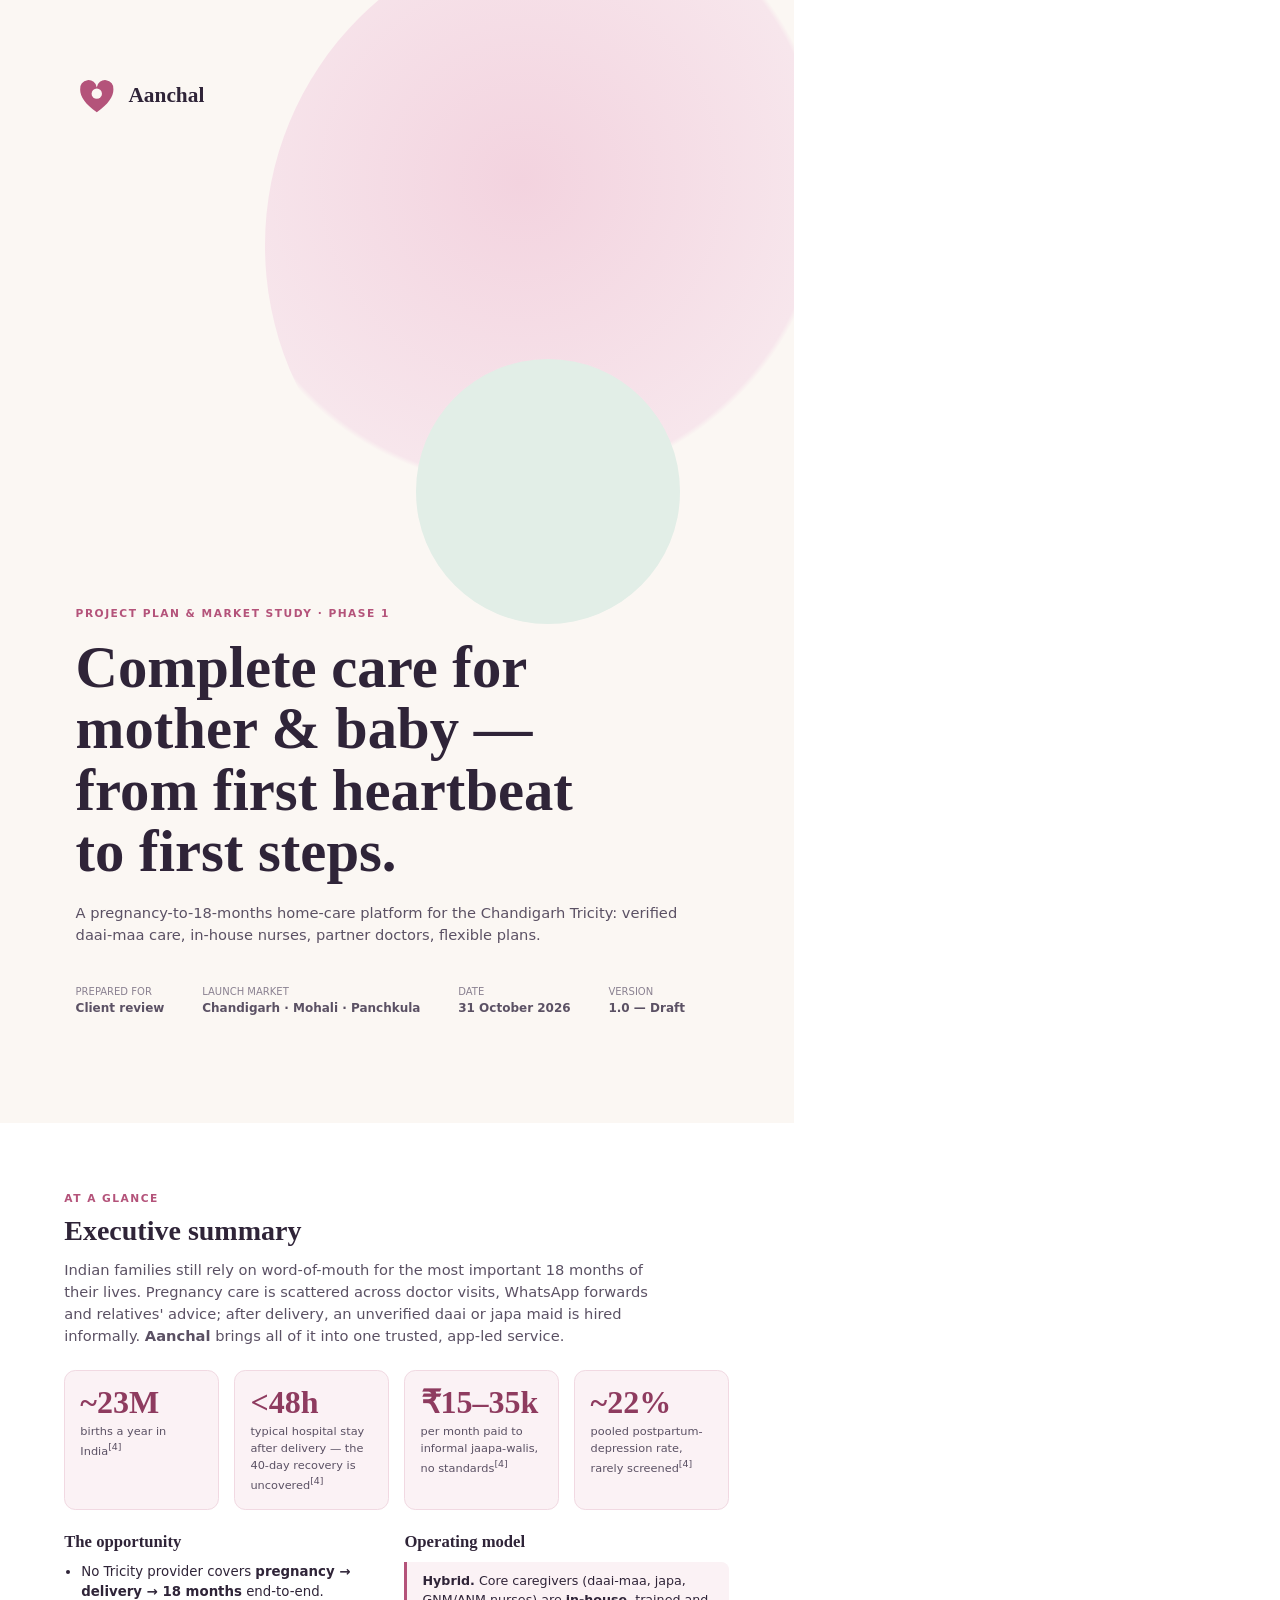
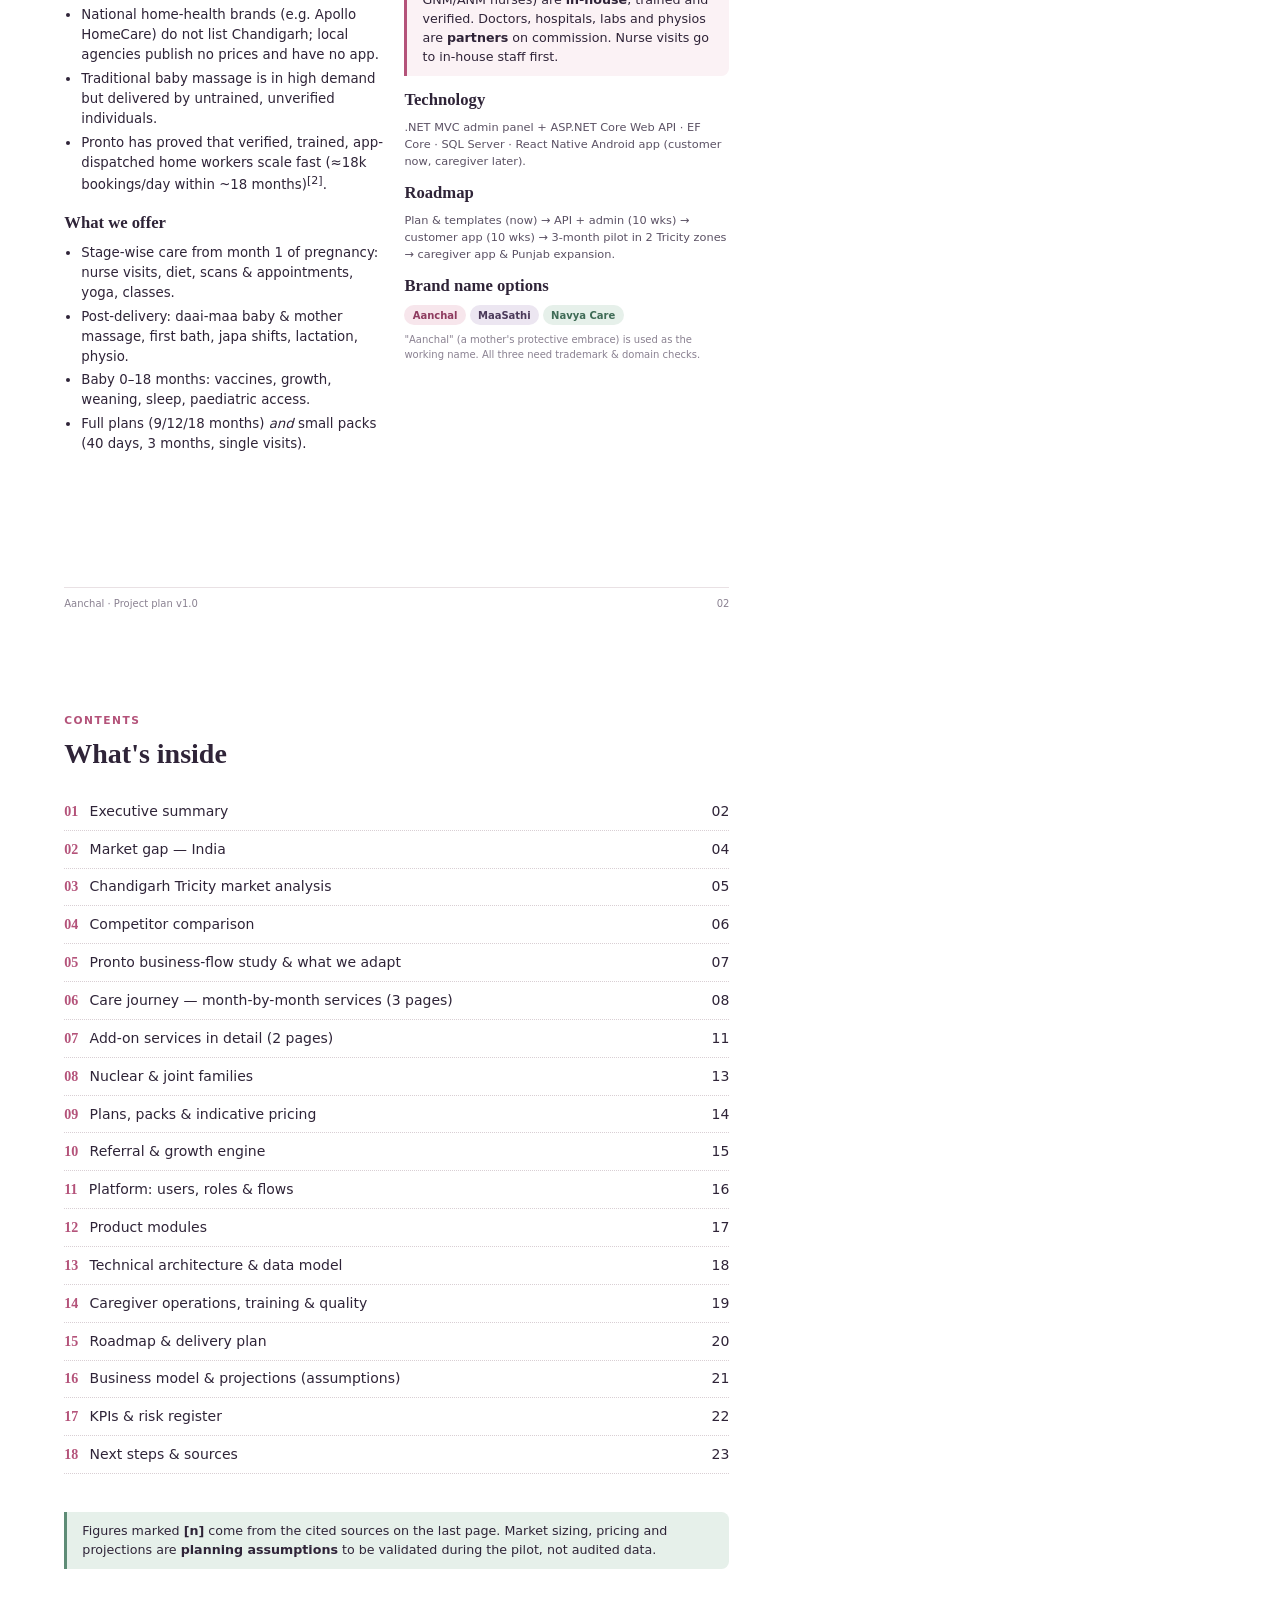
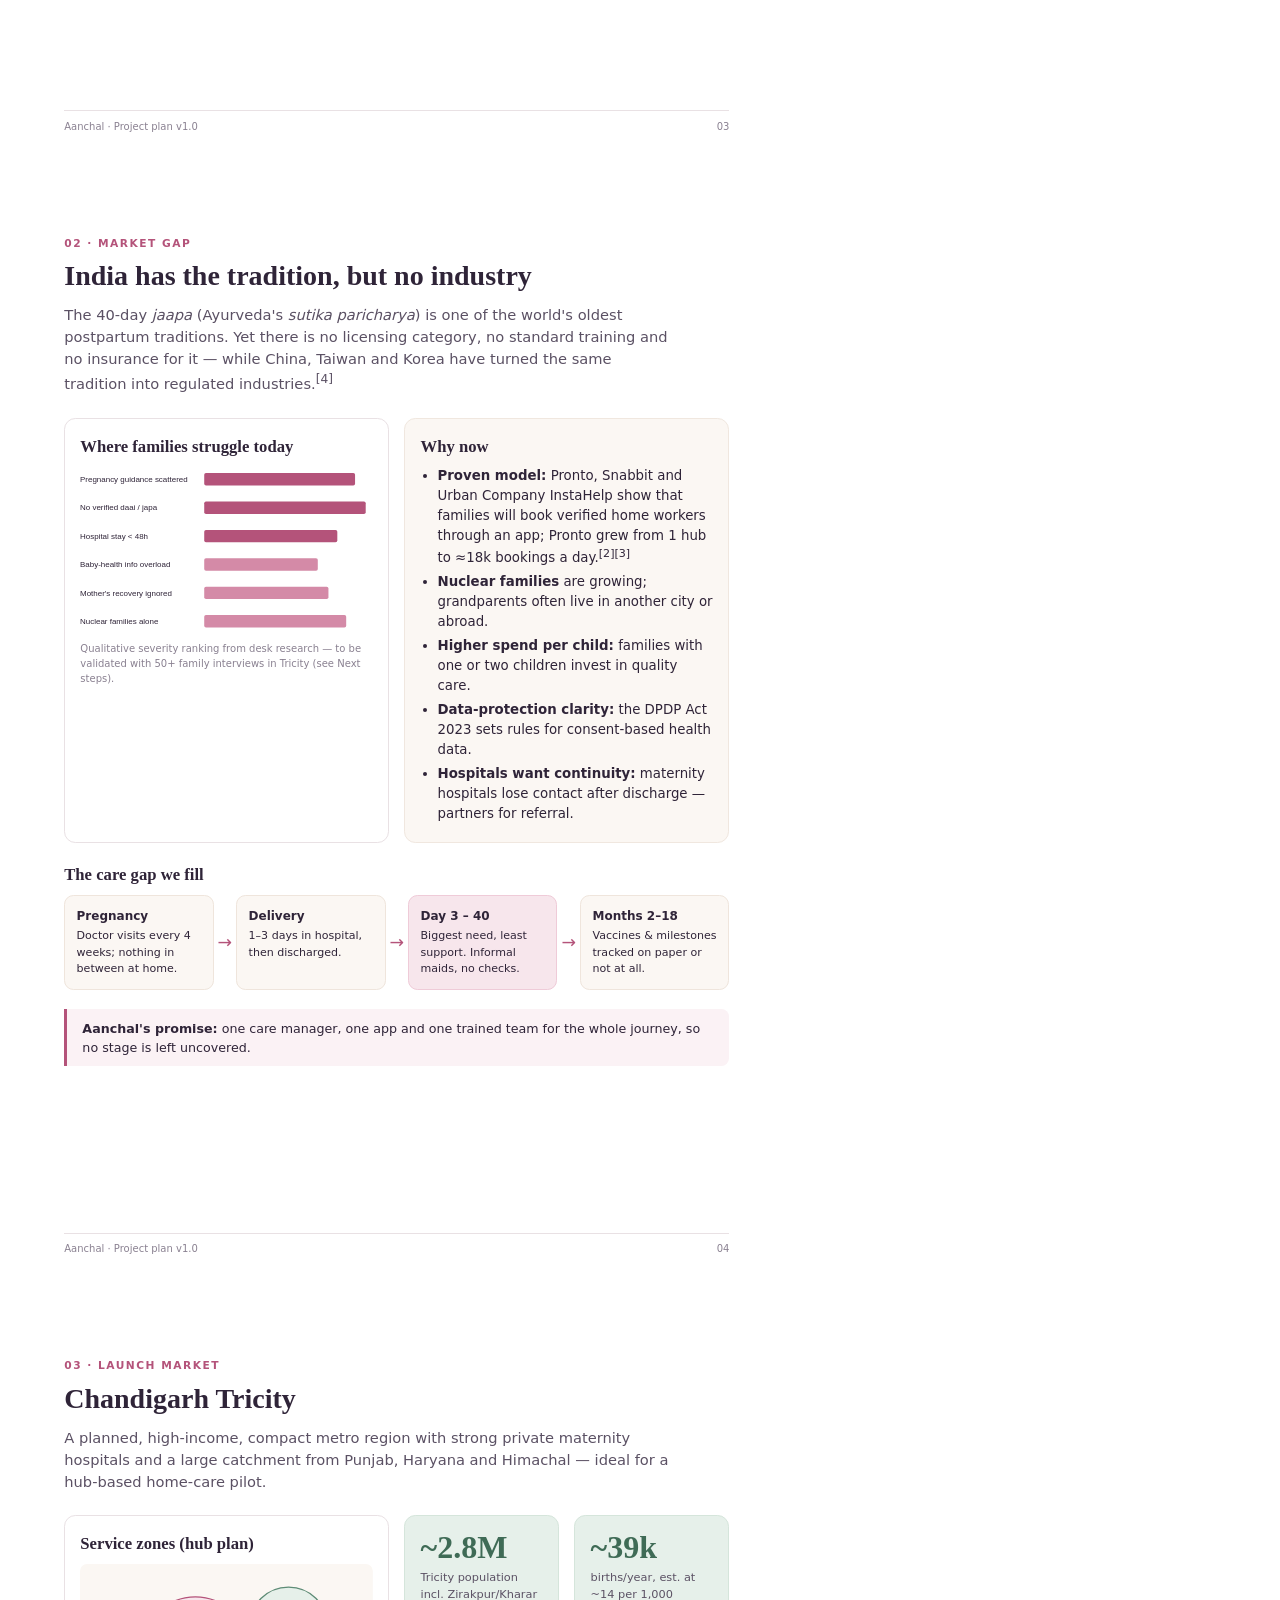
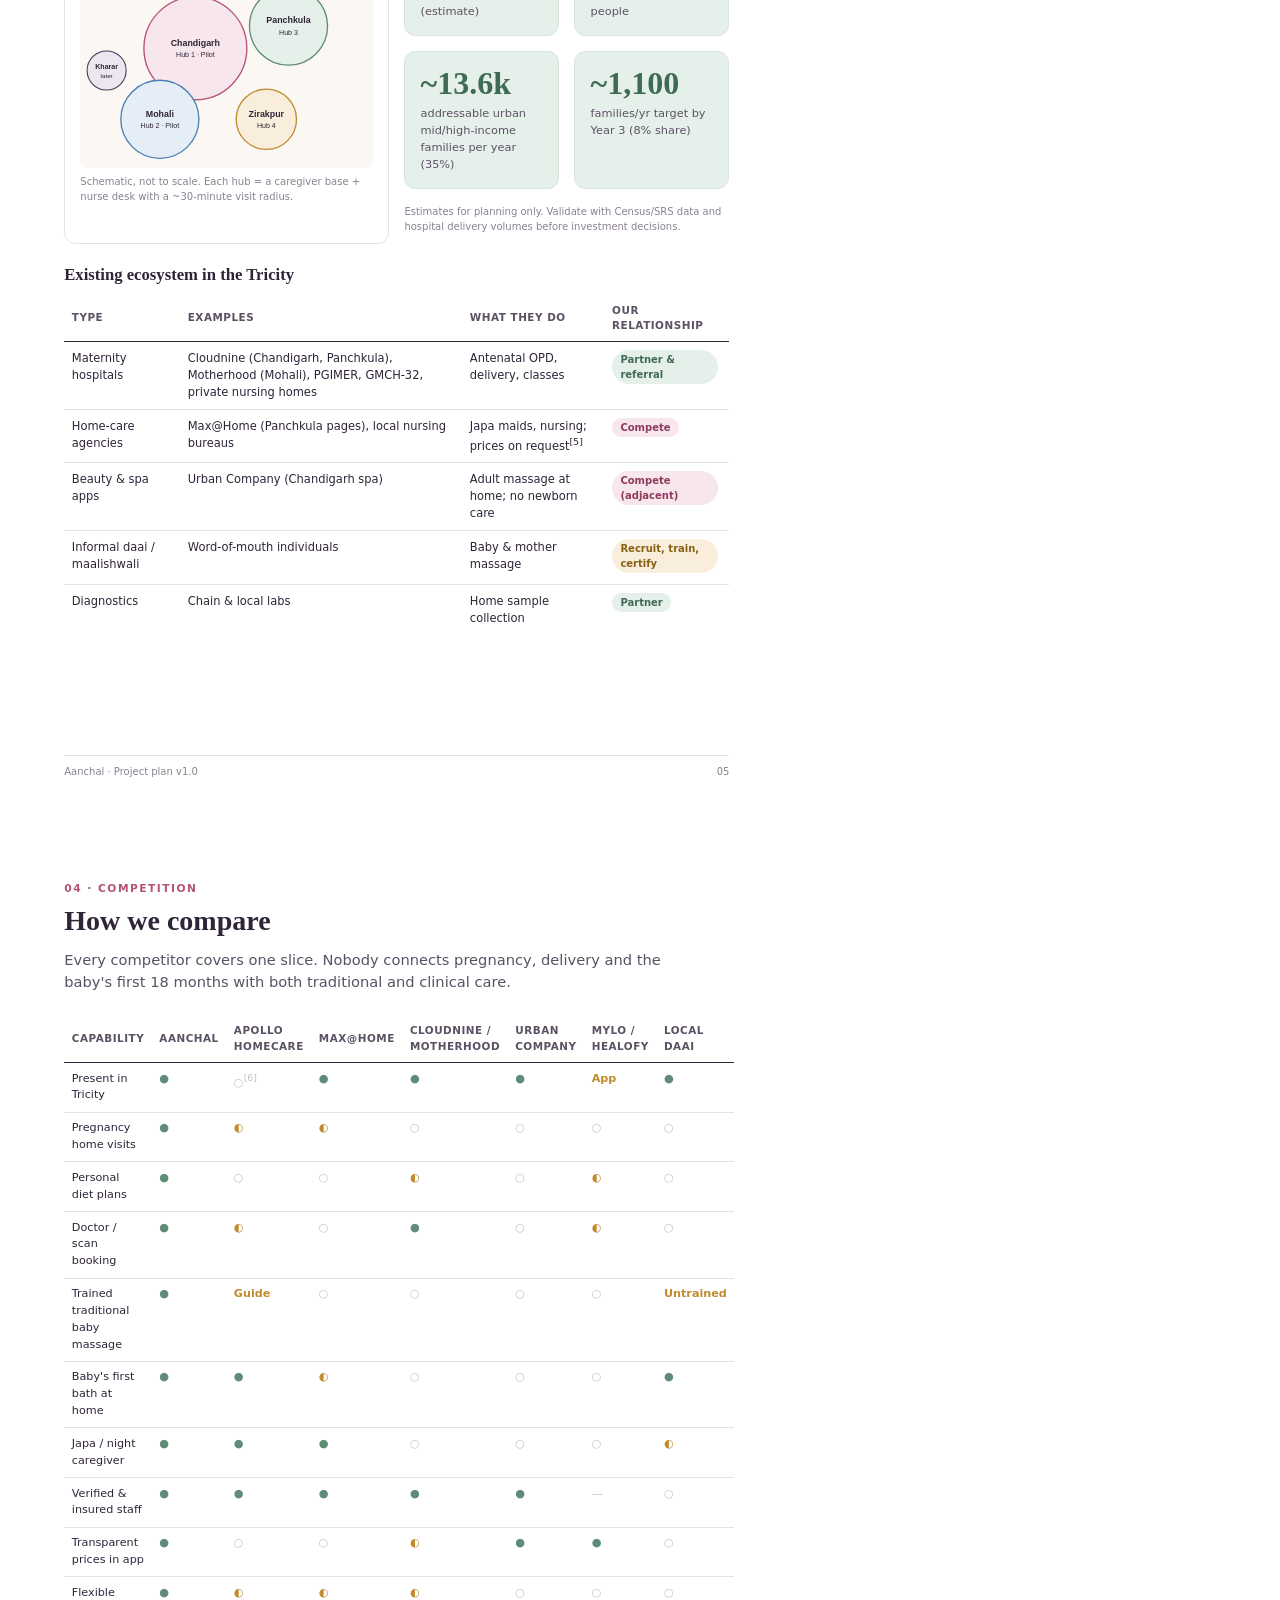
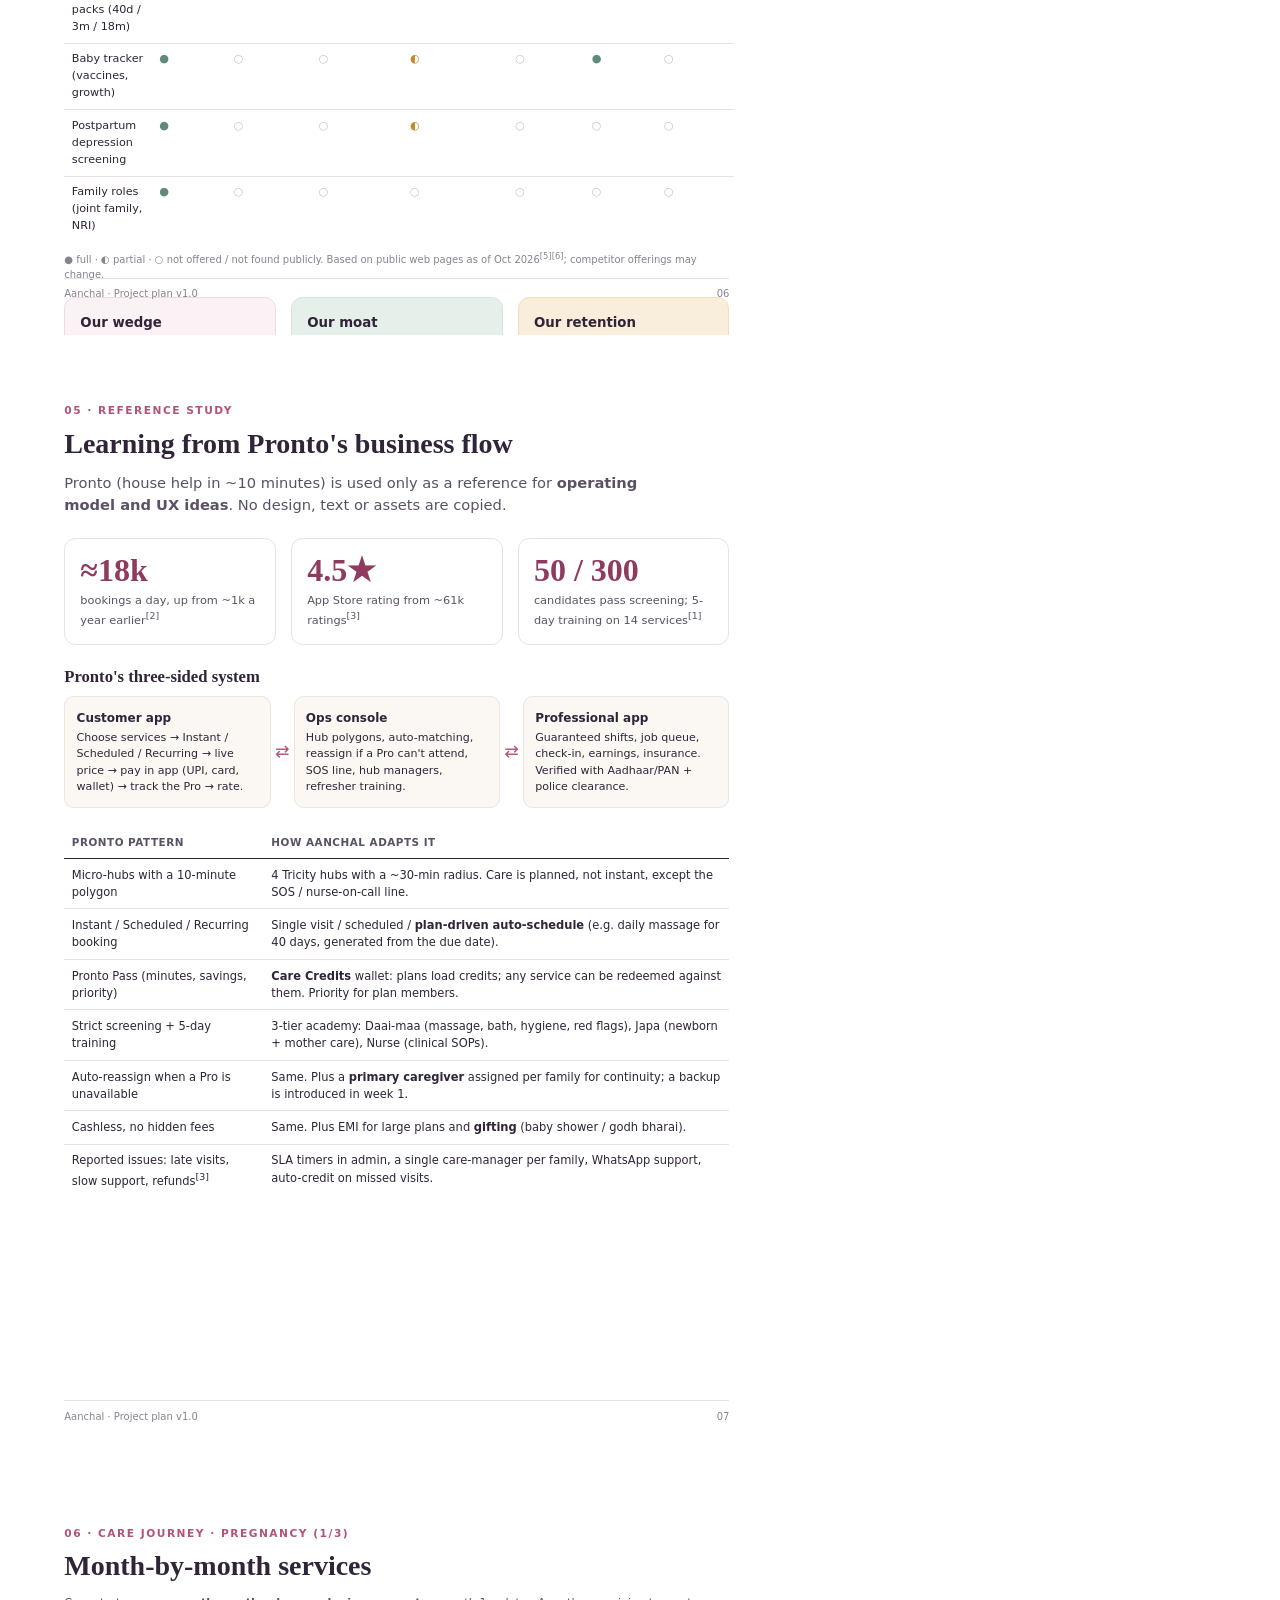
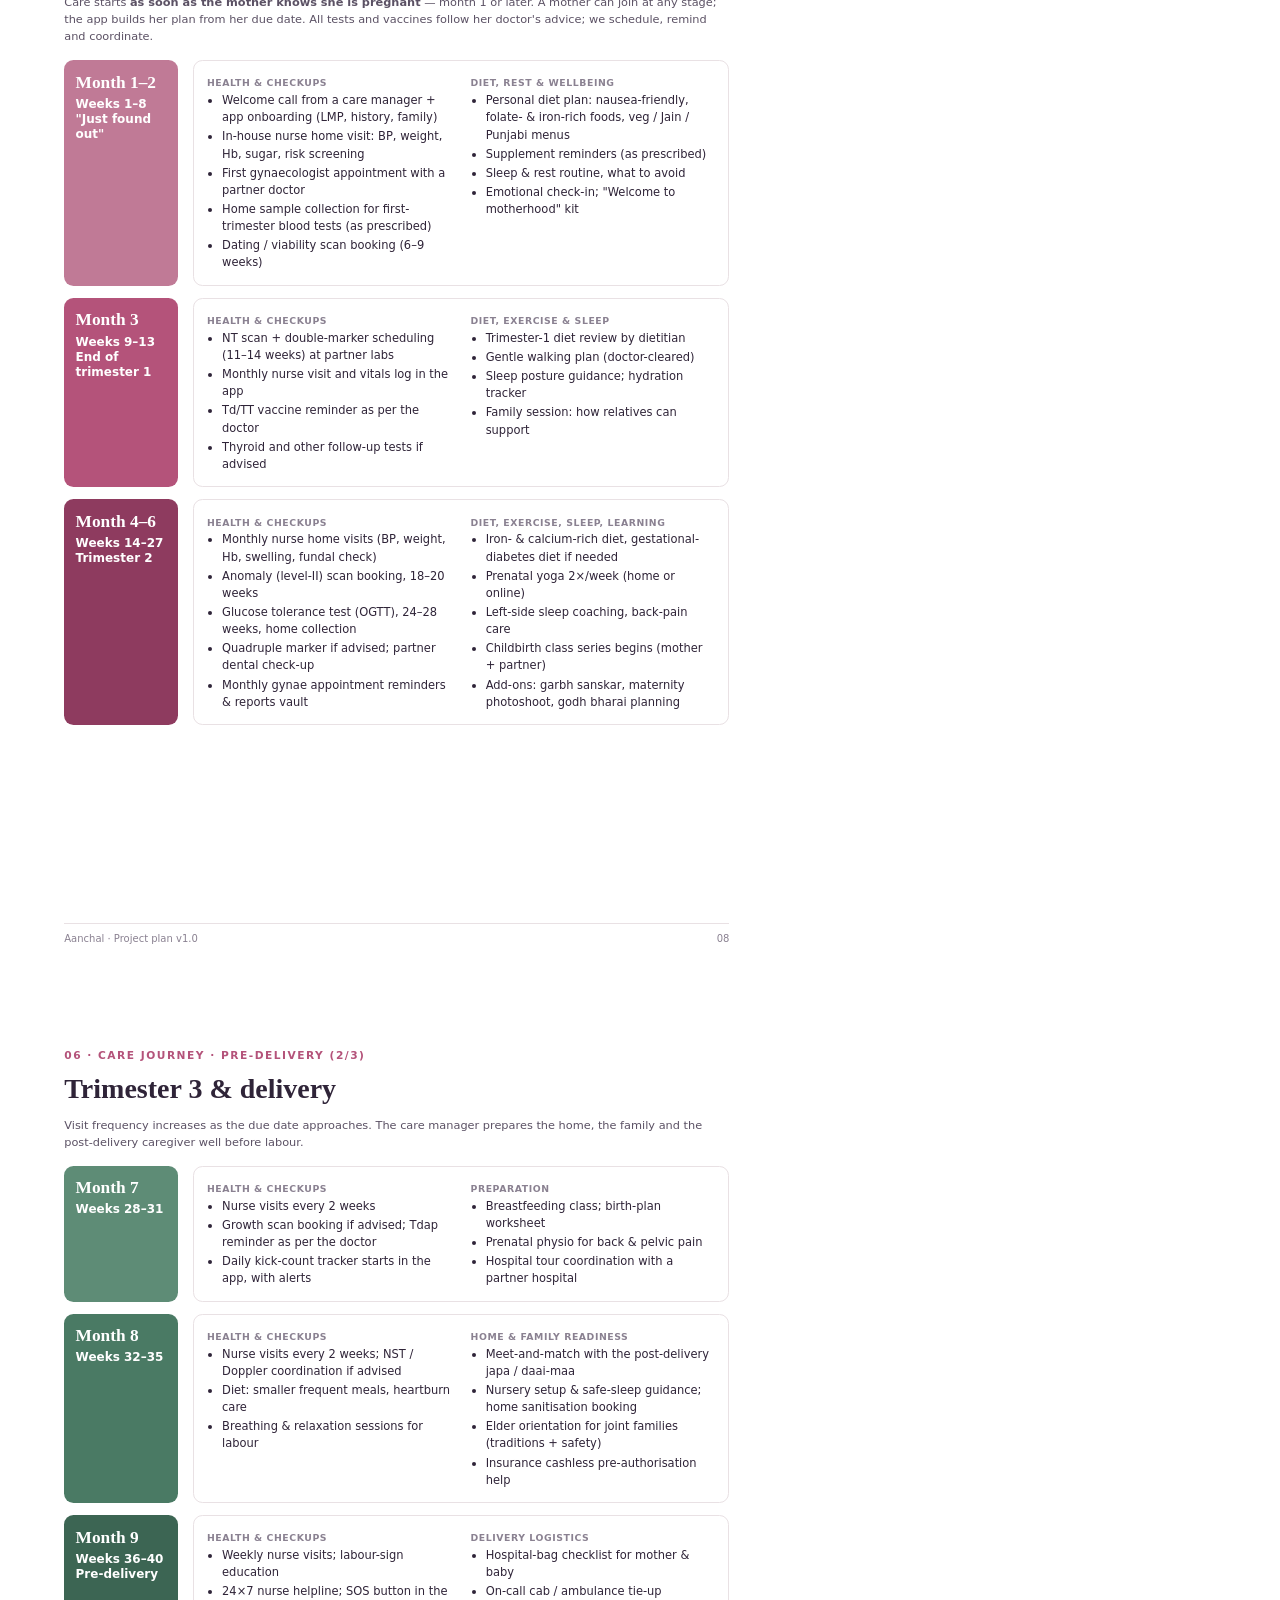
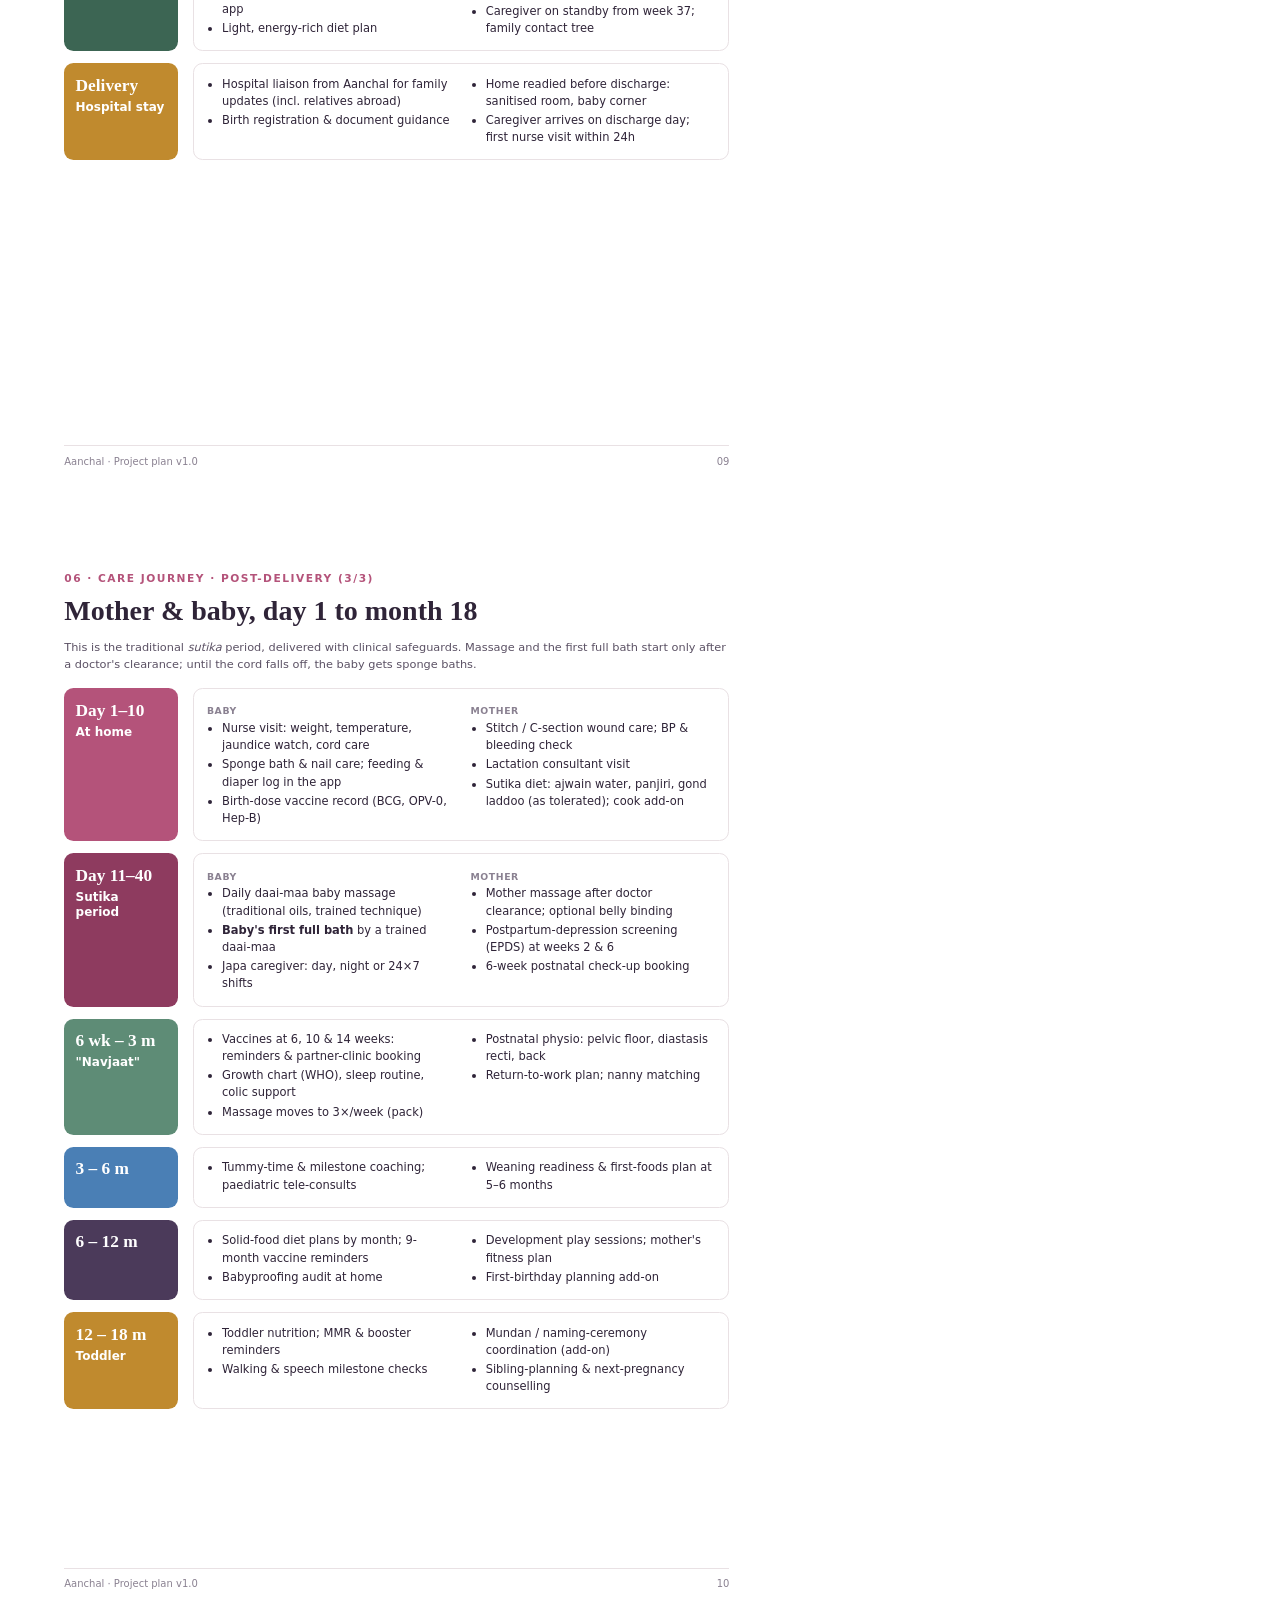
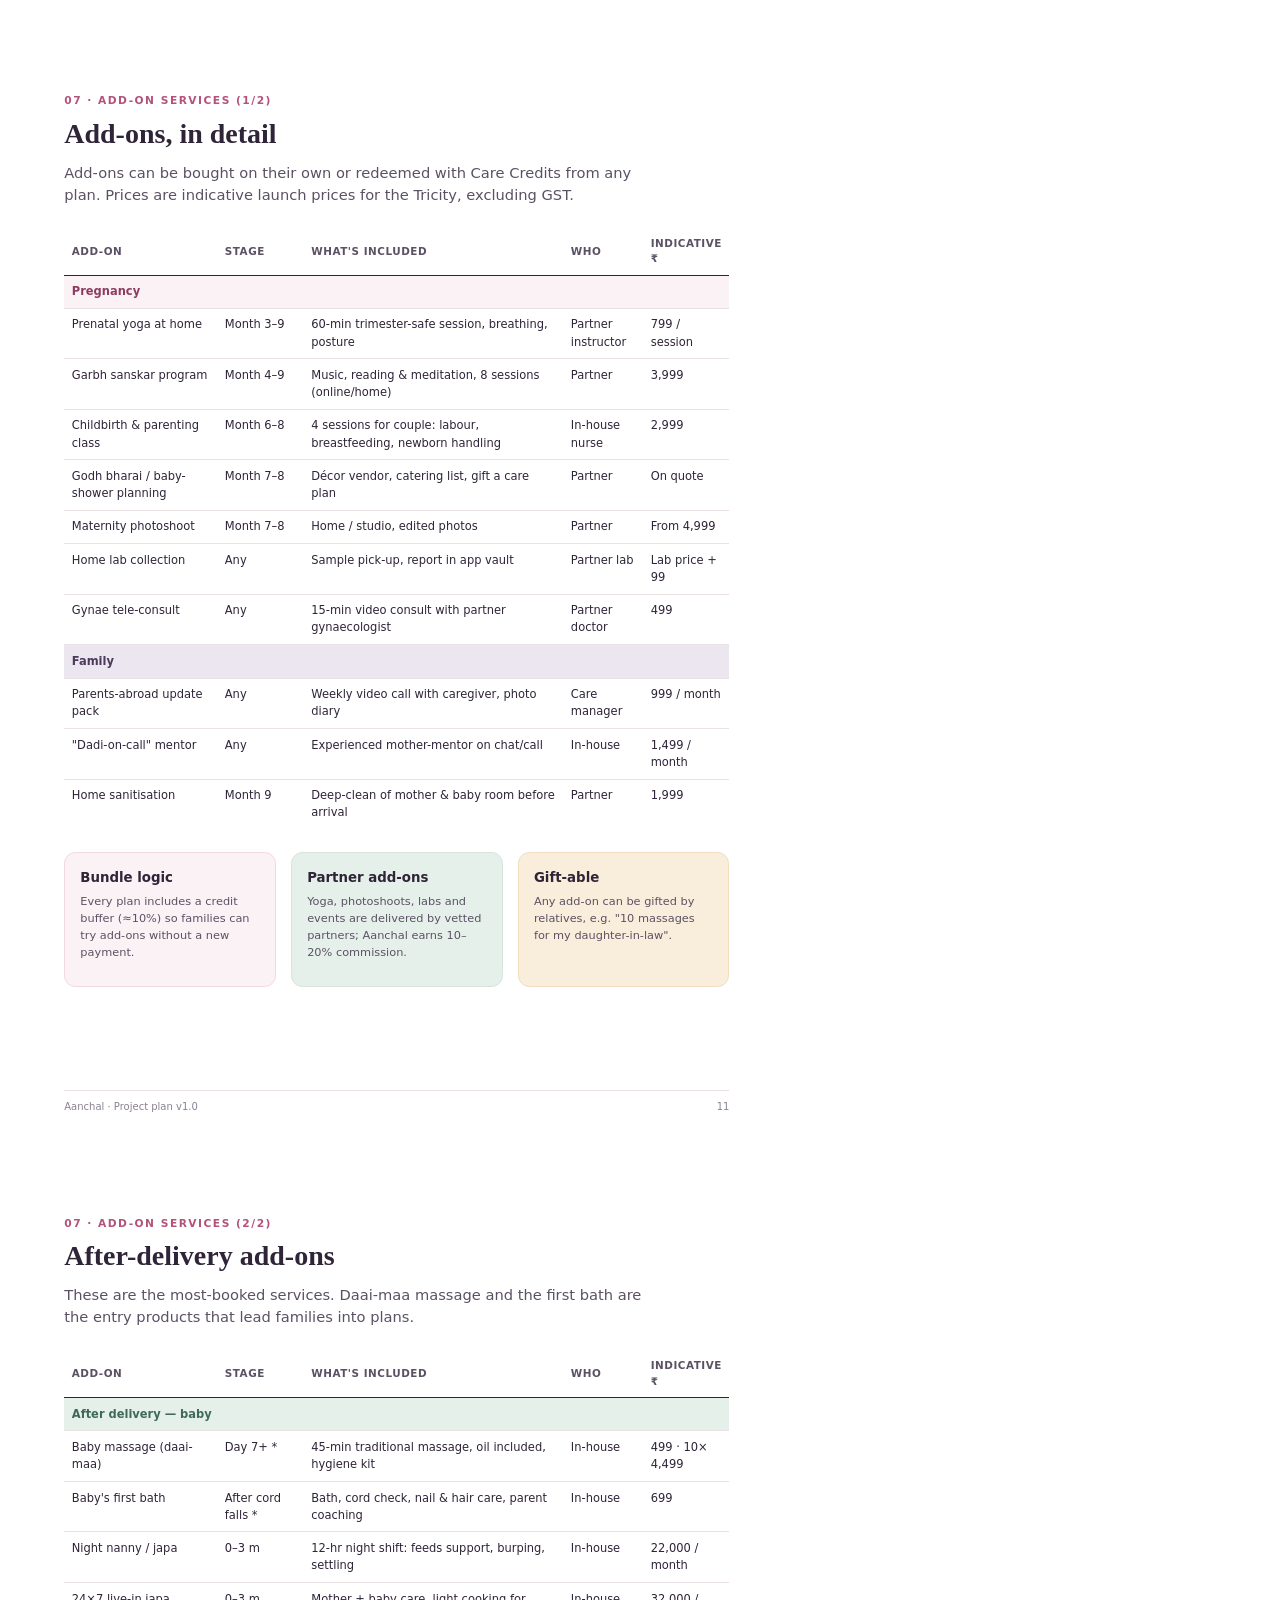
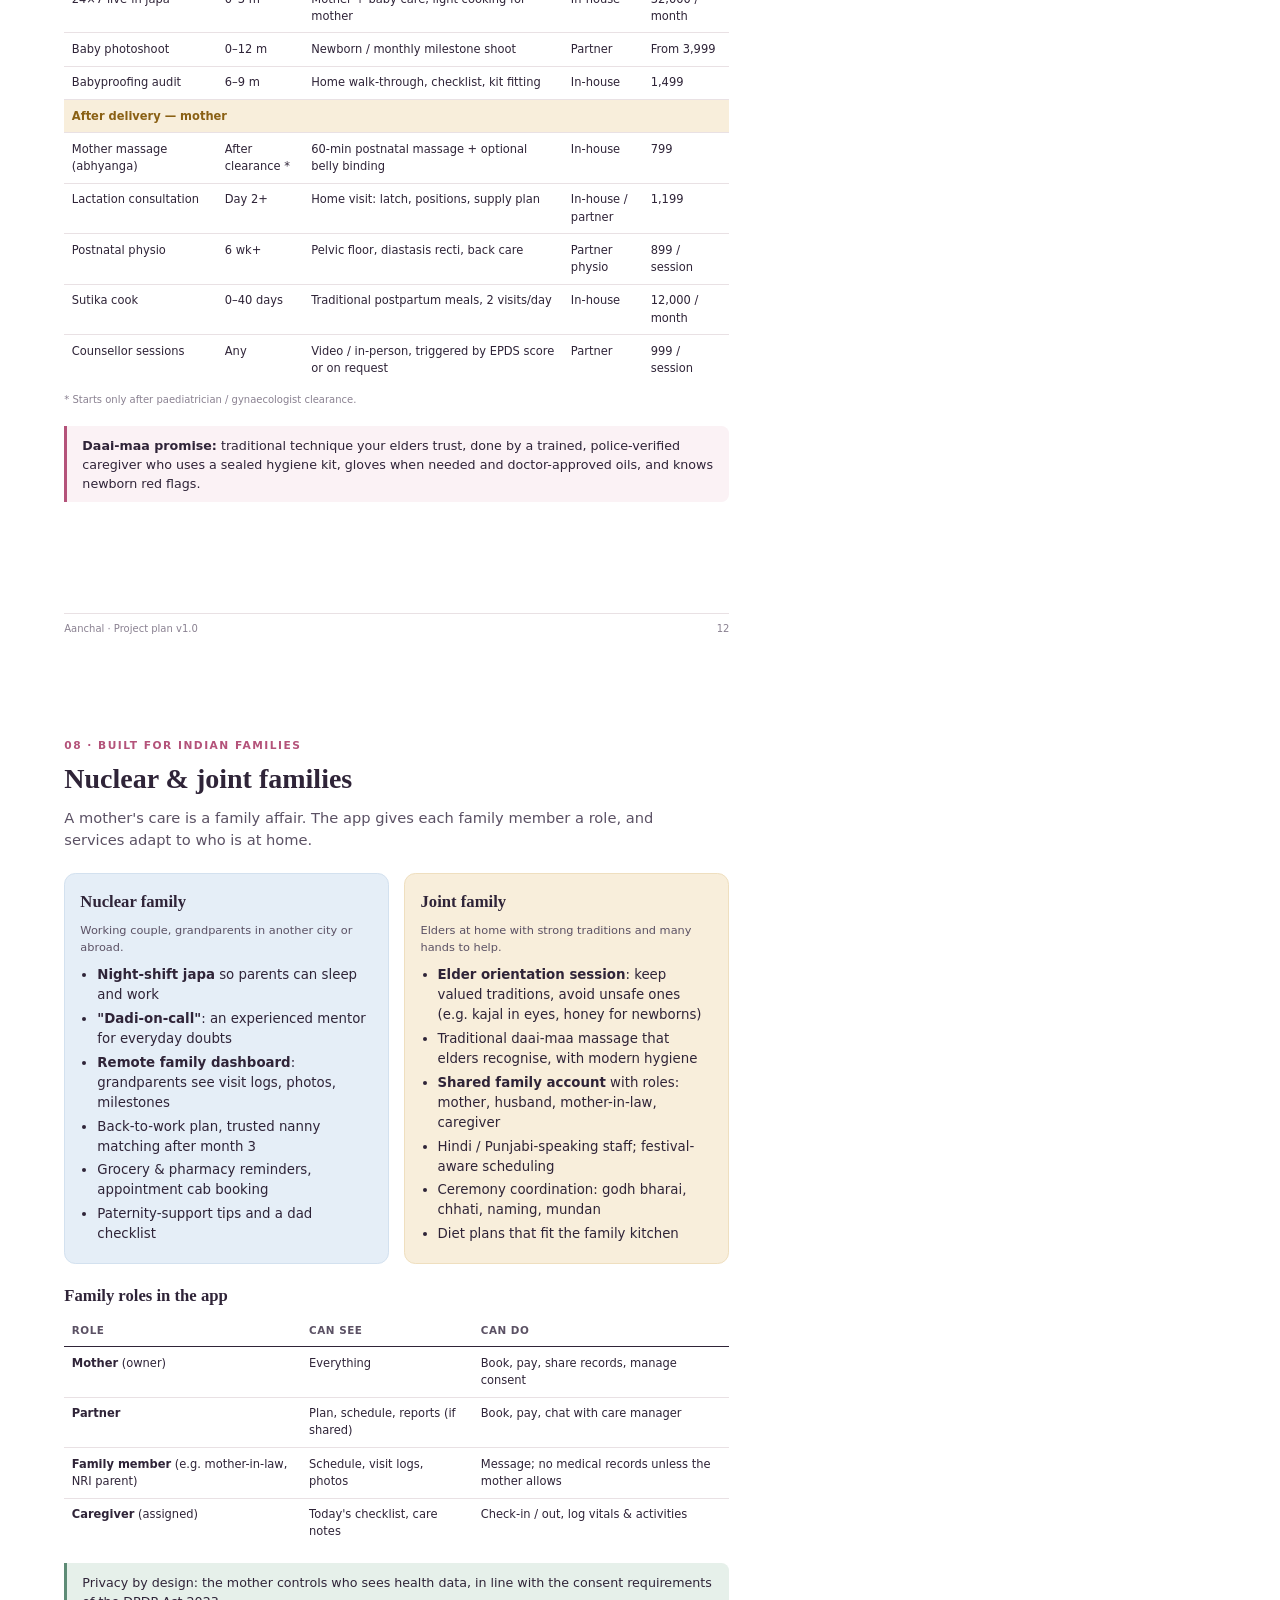
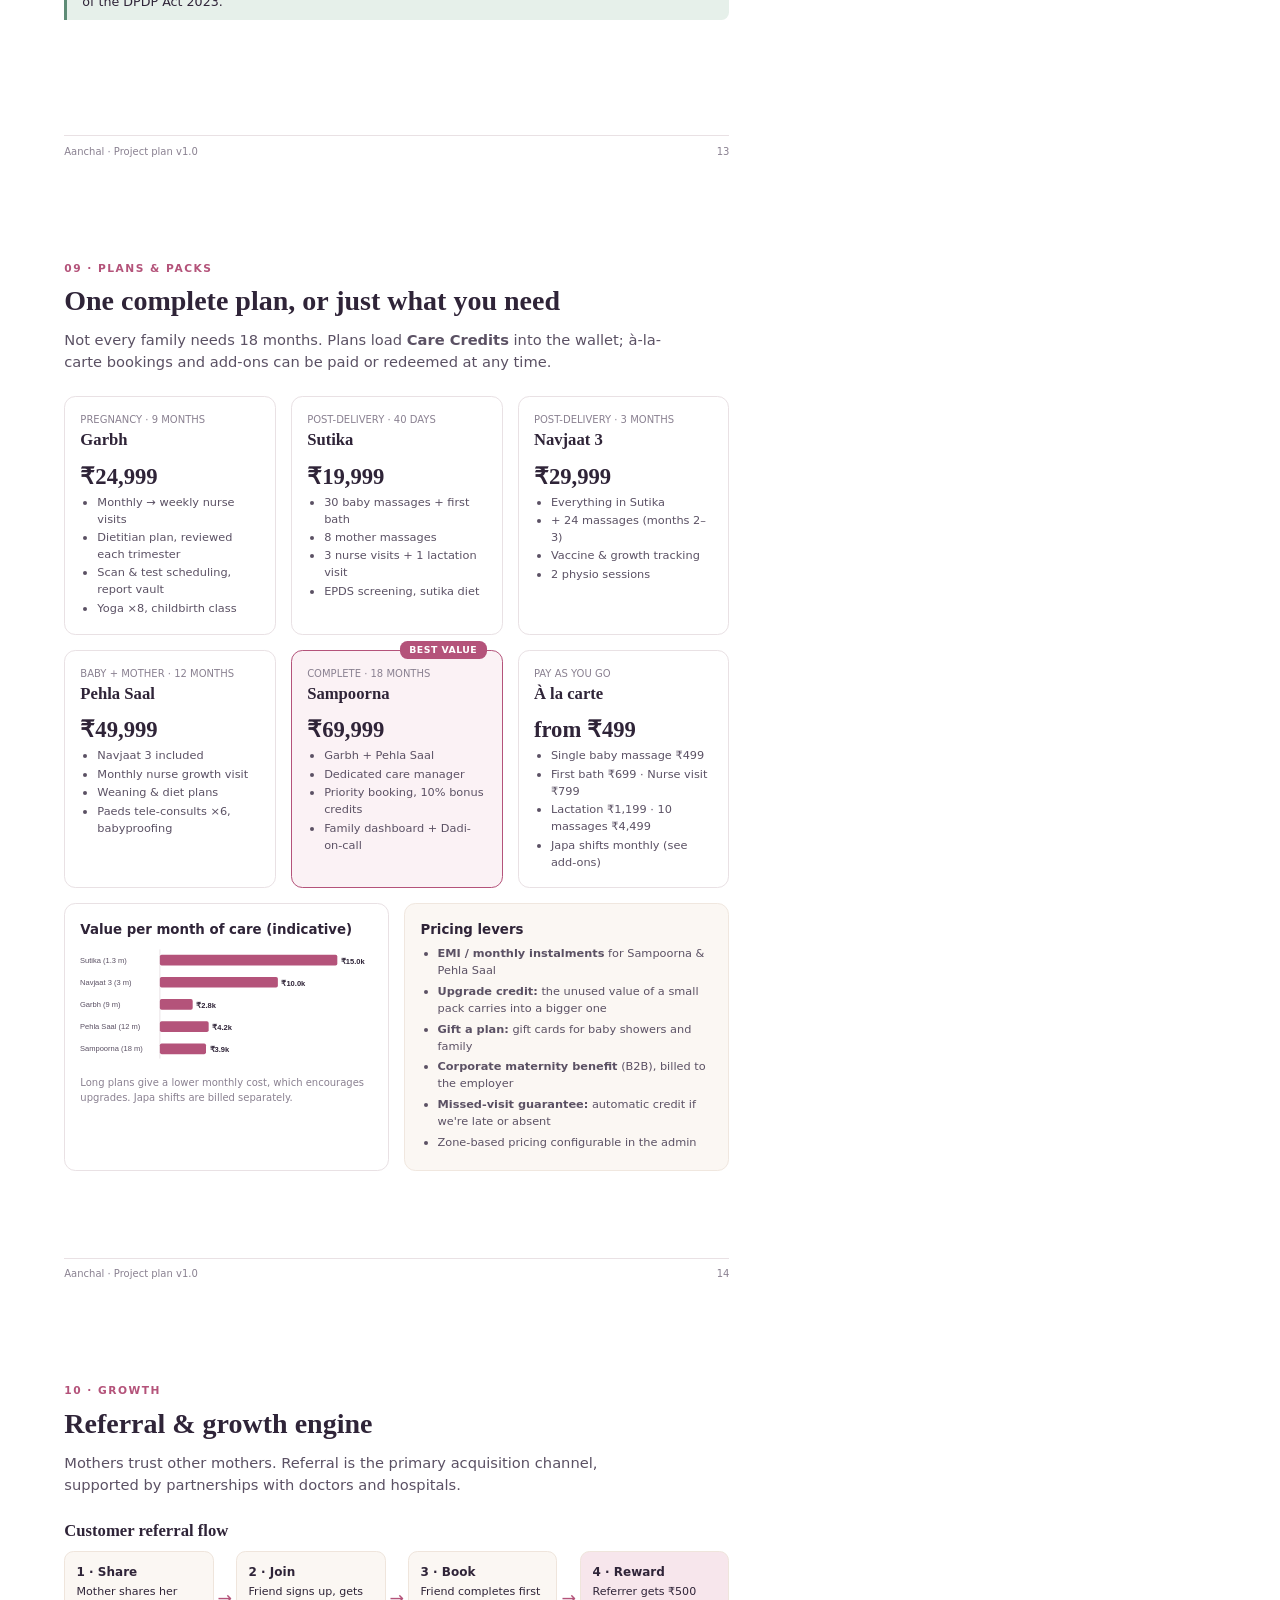
<file: docs/report_source.html>
<!doctype html>
<html lang="en">
<head>
<meta charset="utf-8">
<title>Aanchal — Project Plan</title>
<style>
:root{
  --ink:#2f2438; --ink2:#5b5164; --muted:#8a8191; --line:#e9e1e4;
  --rose:#b4537a; --rose-d:#8e3b5f; --blush:#f7e6ec; --blush2:#fbf2f5;
  --sage:#5e8c76; --sage-l:#e6f0ea; --sand:#fbf7f3; --gold:#c08a2e; --gold-l:#f8eedb;
  --plum:#4b3a5a; --sky:#4a7fb5; --sky-l:#e5eef7;
}
@page{size:A4;margin:0}
*{box-sizing:border-box}
html,body{margin:0;padding:0}
body{font-family:Inter,"DejaVu Sans",sans-serif;color:var(--ink);font-size:10pt;line-height:1.5;background:#fff;-webkit-print-color-adjust:exact;print-color-adjust:exact}
.page{width:210mm;height:297mm;padding:18mm 17mm 16mm;position:relative;overflow:hidden;page-break-after:always;break-after:page;background:#fff}
.page:last-child{page-break-after:auto}
h1,h2,h3{font-family:Lora,Georgia,serif;font-weight:600;color:var(--ink);margin:0}
h2{font-size:21pt;line-height:1.2;margin-bottom:3mm}
h3{font-size:12.5pt;margin:0 0 2mm}
h4{font-size:10pt;margin:0 0 1.5mm;font-weight:600}
p{margin:0 0 2.5mm}
.eyebrow{font-size:8pt;letter-spacing:.14em;text-transform:uppercase;color:var(--rose);font-weight:600;margin-bottom:2mm}
.lead{font-size:11pt;color:var(--ink2);max-width:160mm;margin-bottom:6mm}
.small{font-size:8.5pt;color:var(--ink2)}
.tiny{font-size:7.5pt;color:var(--muted)}
.foot{position:absolute;left:17mm;right:17mm;bottom:9mm;display:flex;justify-content:space-between;font-size:7.5pt;color:var(--muted);border-top:1px solid var(--line);padding-top:2mm}
.grid{display:grid;gap:4mm}
.g2{grid-template-columns:1fr 1fr}.g3{grid-template-columns:repeat(3,1fr)}.g4{grid-template-columns:repeat(4,1fr)}
.card{border:1px solid var(--line);border-radius:3mm;padding:4mm;background:#fff}
.card.tint{background:var(--sand);border-color:#f0e7df}
.card.rose{background:var(--blush2);border-color:#f1d9e2}
.card.sage{background:var(--sage-l);border-color:#d5e5db}
.card.gold{background:var(--gold-l);border-color:#efdfbf}
.card.sky{background:var(--sky-l);border-color:#d3e1ef}
.stat{font-family:Lora,serif;font-size:24pt;font-weight:600;line-height:1;color:var(--rose-d)}
.stat-l{font-size:8.5pt;color:var(--ink2);margin-top:1.5mm}
ul{margin:0;padding-left:4.5mm}li{margin-bottom:1mm}
ul.tight li{margin-bottom:.4mm}
.pill{display:inline-block;font-size:7.5pt;padding:.6mm 2.2mm;border-radius:10mm;background:var(--blush);color:var(--rose-d);font-weight:600;margin:0 1mm 1mm 0}
.pill.sage{background:var(--sage-l);color:#3f6b56}.pill.gold{background:var(--gold-l);color:#8a6014}.pill.sky{background:var(--sky-l);color:#2f5f8f}.pill.plum{background:#ece6f1;color:var(--plum)}
table{width:100%;border-collapse:collapse;font-size:8.6pt}
th{text-align:left;font-weight:600;color:var(--ink2);font-size:7.8pt;text-transform:uppercase;letter-spacing:.05em;border-bottom:1.5px solid var(--ink);padding:2mm 2mm}
td{border-bottom:1px solid var(--line);padding:2mm;vertical-align:top}
tr:last-child td{border-bottom:none}
.y{color:var(--sage);font-weight:700}.n{color:#c9bfc5}.p{color:var(--gold);font-weight:700}
.ours td{background:var(--blush2)}
.callout{border-left:3px solid var(--rose);padding:2.5mm 4mm;background:var(--blush2);border-radius:0 2mm 2mm 0;font-size:9.5pt}
.callout.sage{border-color:var(--sage);background:var(--sage-l)}
.num{font-variant-numeric:tabular-nums}
/* cover */
.cover{padding:0;background:var(--sand)}
.cover .art{position:absolute;right:-30mm;top:-20mm;width:170mm;height:170mm;border-radius:50%;background:radial-gradient(circle at 40% 40%,#f3d3df 0,#f7e6ec 55%,transparent 56%)}
.cover .art2{position:absolute;right:30mm;top:95mm;width:70mm;height:70mm;border-radius:50%;background:#e2eee7}
.cover .inner{position:absolute;left:20mm;right:20mm;bottom:28mm}
.cover h1{font-size:44pt;line-height:1.05;margin:4mm 0 5mm;font-weight:600}
.brandmark{display:flex;align-items:center;gap:3mm;position:absolute;top:20mm;left:20mm;font-family:Lora,serif;font-size:16pt;font-weight:600}
.logo{width:11mm;height:11mm}
/* journey */
.stage{display:grid;grid-template-columns:30mm 1fr;gap:4mm;margin-bottom:3.2mm;break-inside:avoid}
.stage .when{border-radius:2.5mm;padding:3mm;color:#fff;font-weight:600;font-size:9pt;line-height:1.25}
.stage .when b{display:block;font-family:Lora,serif;font-size:13pt;margin-bottom:1mm}
.stage .what{border:1px solid var(--line);border-radius:2.5mm;padding:3mm 3.5mm;font-size:8.6pt}
.stage .what .cols{display:grid;grid-template-columns:1fr 1fr;gap:1mm 5mm}
.stage .what ul{padding-left:4mm}
.stage .what li{margin-bottom:.5mm}
.tag{font-size:7pt;font-weight:700;letter-spacing:.06em;text-transform:uppercase;color:var(--muted);margin:1mm 0 .5mm}
/* flow */
.flow{display:flex;align-items:stretch;gap:0}
.flow .step{flex:1;background:var(--sand);border:1px solid #efe5dc;border-radius:2.5mm;padding:3mm;font-size:8.3pt;position:relative}
.flow .arrow{width:6mm;display:flex;align-items:center;justify-content:center;color:var(--rose);font-size:13pt}
.step b{display:block;font-size:9pt;margin-bottom:.8mm}
.pkg{border-radius:3mm;padding:4mm;border:1px solid var(--line);position:relative}
.pkg .price{font-family:Lora,serif;font-size:17pt;font-weight:600;color:var(--ink)}
.pkg.feat{border:1.5px solid var(--rose);background:var(--blush2)}
.ribbon{position:absolute;top:-2.6mm;right:4mm;background:var(--rose);color:#fff;font-size:7pt;font-weight:700;padding:.6mm 2.5mm;border-radius:2mm;letter-spacing:.05em}
.toc a{color:inherit;text-decoration:none}
.toc .row{display:flex;justify-content:space-between;border-bottom:1px dotted #d9cfd4;padding:2.1mm 0;font-size:10.5pt}
.toc .row span:first-child b{color:var(--rose);font-family:Lora,serif;margin-right:3mm}
svg text{font-family:Inter,sans-serif}
</style>
</head>
<body>

<!-- 1 COVER -->
<section class="page cover">
  <div class="art"></div><div class="art2"></div>
  <div class="brandmark">
    <svg class="logo" viewBox="0 0 40 40"><path d="M20 35C9 27 4 20 4 13a8 8 0 0 1 16-2 8 8 0 0 1 16 2c0 7-5 14-16 22Z" fill="#b4537a"/><circle cx="20" cy="17" r="5" fill="#fbf7f3"/></svg>
    Aanchal
  </div>
  <div class="inner">
    <div class="eyebrow">Project plan &amp; market study · Phase 1</div>
    <h1>Complete care for<br>mother &amp; baby —<br>from first heartbeat<br>to first steps.</h1>
    <p class="lead" style="margin-bottom:10mm">A pregnancy-to-18-months home-care platform for the Chandigarh Tricity: verified daai-maa care, in-house nurses, partner doctors, flexible plans.</p>
    <div style="display:flex;gap:10mm;font-size:9pt;color:var(--ink2)">
      <div><div class="tiny">PREPARED FOR</div><b>Client review</b></div>
      <div><div class="tiny">LAUNCH MARKET</div><b>Chandigarh · Mohali · Panchkula</b></div>
      <div><div class="tiny">DATE</div><b>31 October 2026</b></div>
      <div><div class="tiny">VERSION</div><b>1.0 — Draft</b></div>
    </div>
  </div>
</section>

<!-- 2 CONTENTS + SUMMARY -->
<section class="page">
  <div class="eyebrow">At a glance</div>
  <h2>Executive summary</h2>
  <p class="lead">Indian families still rely on word-of-mouth for the most important 18 months of their lives. Pregnancy care is scattered across doctor visits, WhatsApp forwards and relatives' advice; after delivery, an unverified daai or japa maid is hired informally. <b>Aanchal</b> brings all of it into one trusted, app-led service.</p>
  <div class="grid g4" style="margin-bottom:5mm">
    <div class="card rose"><div class="stat">~23M</div><div class="stat-l">births a year in India<sup>[4]</sup></div></div>
    <div class="card rose"><div class="stat">&lt;48h</div><div class="stat-l">typical hospital stay after delivery — the 40-day recovery is uncovered<sup>[4]</sup></div></div>
    <div class="card rose"><div class="stat">₹15–35k</div><div class="stat-l">per month paid to informal jaapa-walis, no standards<sup>[4]</sup></div></div>
    <div class="card rose"><div class="stat">~22%</div><div class="stat-l">pooled postpartum-depression rate, rarely screened<sup>[4]</sup></div></div>
  </div>
  <div class="grid g2">
    <div>
      <h3>The opportunity</h3>
      <ul>
        <li>No Tricity provider covers <b>pregnancy → delivery → 18 months</b> end-to-end.</li>
        <li>National home-health brands (e.g. Apollo HomeCare) do not list Chandigarh; local agencies publish no prices and have no app.</li>
        <li>Traditional baby massage is in high demand but delivered by untrained, unverified individuals.</li>
        <li>Pronto has proved that verified, trained, app-dispatched home workers scale fast (≈18k bookings/day within ~18 months)<sup>[2]</sup>.</li>
      </ul>
      <h3 style="margin-top:4mm">What we offer</h3>
      <ul>
        <li>Stage-wise care from month 1 of pregnancy: nurse visits, diet, scans &amp; appointments, yoga, classes.</li>
        <li>Post-delivery: daai-maa baby &amp; mother massage, first bath, japa shifts, lactation, physio.</li>
        <li>Baby 0–18 months: vaccines, growth, weaning, sleep, paediatric access.</li>
        <li>Full plans (9/12/18 months) <i>and</i> small packs (40 days, 3 months, single visits).</li>
      </ul>
    </div>
    <div>
      <h3>Operating model</h3>
      <div class="callout" style="margin-bottom:3mm"><b>Hybrid.</b> Core caregivers (daai-maa, japa, GNM/ANM nurses) are <b>in-house</b>, trained and verified. Doctors, hospitals, labs and physios are <b>partners</b> on commission. Nurse visits go to in-house staff first.</div>
      <h3>Technology</h3>
      <p class="small">.NET MVC admin panel + ASP.NET Core Web API · EF Core · SQL Server · React Native Android app (customer now, caregiver later).</p>
      <h3>Roadmap</h3>
      <p class="small">Plan &amp; templates (now) → API + admin (10 wks) → customer app (10 wks) → 3-month pilot in 2 Tricity zones → caregiver app &amp; Punjab expansion.</p>
      <h3>Brand name options</h3>
      <p class="small" style="margin-bottom:1mm"><span class="pill">Aanchal</span><span class="pill plum">MaaSathi</span><span class="pill sage">Navya Care</span></p>
      <p class="tiny">"Aanchal" (a mother's protective embrace) is used as the working name. All three need trademark &amp; domain checks.</p>
    </div>
  </div>
  <div class="foot"><span>Aanchal · Project plan v1.0</span><span>02</span></div>
</section>

<!-- 3 CONTENTS -->
<section class="page">
  <div class="eyebrow">Contents</div>
  <h2>What's inside</h2>
  <div class="toc" style="margin-top:6mm">
    <div class="row"><span><b>01</b>Executive summary</span><span>02</span></div>
    <div class="row"><span><b>02</b>Market gap — India</span><span>04</span></div>
    <div class="row"><span><b>03</b>Chandigarh Tricity market analysis</span><span>05</span></div>
    <div class="row"><span><b>04</b>Competitor comparison</span><span>06</span></div>
    <div class="row"><span><b>05</b>Pronto business-flow study &amp; what we adapt</span><span>07</span></div>
    <div class="row"><span><b>06</b>Care journey — month-by-month services (3 pages)</span><span>08</span></div>
    <div class="row"><span><b>07</b>Add-on services in detail (2 pages)</span><span>11</span></div>
    <div class="row"><span><b>08</b>Nuclear &amp; joint families</span><span>13</span></div>
    <div class="row"><span><b>09</b>Plans, packs &amp; indicative pricing</span><span>14</span></div>
    <div class="row"><span><b>10</b>Referral &amp; growth engine</span><span>15</span></div>
    <div class="row"><span><b>11</b>Platform: users, roles &amp; flows</span><span>16</span></div>
    <div class="row"><span><b>12</b>Product modules</span><span>17</span></div>
    <div class="row"><span><b>13</b>Technical architecture &amp; data model</span><span>18</span></div>
    <div class="row"><span><b>14</b>Caregiver operations, training &amp; quality</span><span>19</span></div>
    <div class="row"><span><b>15</b>Roadmap &amp; delivery plan</span><span>20</span></div>
    <div class="row"><span><b>16</b>Business model &amp; projections (assumptions)</span><span>21</span></div>
    <div class="row"><span><b>17</b>KPIs &amp; risk register</span><span>22</span></div>
    <div class="row"><span><b>18</b>Next steps &amp; sources</span><span>23</span></div>
  </div>
  <div class="callout sage" style="margin-top:10mm">Figures marked <b>[n]</b> come from the cited sources on the last page. Market sizing, pricing and projections are <b>planning assumptions</b> to be validated during the pilot, not audited data.</div>
  <div class="foot"><span>Aanchal · Project plan v1.0</span><span>03</span></div>
</section>

<!-- 4 MARKET GAP -->
<section class="page">
  <div class="eyebrow">02 · Market gap</div>
  <h2>India has the tradition, but no industry</h2>
  <p class="lead">The 40-day <i>jaapa</i> (Ayurveda's <i>sutika paricharya</i>) is one of the world's oldest postpartum traditions. Yet there is no licensing category, no standard training and no insurance for it — while China, Taiwan and Korea have turned the same tradition into regulated industries.<sup>[4]</sup></p>
  <div class="grid g2" style="margin-bottom:5mm">
    <div class="card">
      <h3>Where families struggle today</h3>
      <svg viewBox="0 0 330 190" width="100%">
        <g font-size="9" fill="#2f2438">
          <text x="0" y="18">Pregnancy guidance scattered</text>
          <text x="0" y="50">No verified daai / japa</text>
          <text x="0" y="82">Hospital stay &lt; 48h</text>
          <text x="0" y="114">Baby-health info overload</text>
          <text x="0" y="146">Mother's recovery ignored</text>
          <text x="0" y="178">Nuclear families alone</text>
        </g>
        <g>
          <rect x="140" y="8" width="170" height="14" rx="2" fill="#b4537a"/>
          <rect x="140" y="40" width="182" height="14" rx="2" fill="#b4537a"/>
          <rect x="140" y="72" width="150" height="14" rx="2" fill="#b4537a"/>
          <rect x="140" y="104" width="128" height="14" rx="2" fill="#d48aa7"/>
          <rect x="140" y="136" width="140" height="14" rx="2" fill="#d48aa7"/>
          <rect x="140" y="168" width="160" height="14" rx="2" fill="#d48aa7"/>
        </g>
      </svg>
      <p class="tiny">Qualitative severity ranking from desk research — to be validated with 50+ family interviews in Tricity (see Next steps).</p>
    </div>
    <div class="card tint">
      <h3>Why now</h3>
      <ul>
        <li><b>Proven model:</b> Pronto, Snabbit and Urban Company InstaHelp show that families will book verified home workers through an app; Pronto grew from 1 hub to ≈18k bookings a day.<sup>[2][3]</sup></li>
        <li><b>Nuclear families</b> are growing; grandparents often live in another city or abroad.</li>
        <li><b>Higher spend per child:</b> families with one or two children invest in quality care.</li>
        <li><b>Data-protection clarity:</b> the DPDP Act 2023 sets rules for consent-based health data.</li>
        <li><b>Hospitals want continuity:</b> maternity hospitals lose contact after discharge — partners for referral.</li>
      </ul>
    </div>
  </div>
  <h3>The care gap we fill</h3>
  <div class="flow" style="margin-top:2mm">
    <div class="step"><b>Pregnancy</b>Doctor visits every 4 weeks; nothing in between at home.</div><div class="arrow">→</div>
    <div class="step"><b>Delivery</b>1–3 days in hospital, then discharged.</div><div class="arrow">→</div>
    <div class="step" style="background:var(--blush);border-color:#efcbd8"><b>Day 3 – 40</b>Biggest need, least support. Informal maids, no checks.</div><div class="arrow">→</div>
    <div class="step"><b>Months 2–18</b>Vaccines &amp; milestones tracked on paper or not at all.</div>
  </div>
  <div class="callout" style="margin-top:5mm"><b>Aanchal's promise:</b> one care manager, one app and one trained team for the whole journey, so no stage is left uncovered.</div>
  <div class="foot"><span>Aanchal · Project plan v1.0</span><span>04</span></div>
</section>

<!-- 5 TRICITY -->
<section class="page">
  <div class="eyebrow">03 · Launch market</div>
  <h2>Chandigarh Tricity</h2>
  <p class="lead">A planned, high-income, compact metro region with strong private maternity hospitals and a large catchment from Punjab, Haryana and Himachal — ideal for a hub-based home-care pilot.</p>
  <div class="grid g2">
    <div class="card">
      <h3>Service zones (hub plan)</h3>
      <svg viewBox="0 0 330 230" width="100%">
        <rect x="0" y="0" width="330" height="230" rx="8" fill="#fbf7f3"/>
        <!-- zones -->
        <circle cx="130" cy="95" r="58" fill="#f7e6ec" stroke="#b4537a" stroke-width="1.5"/>
        <circle cx="235" cy="70" r="44" fill="#e6f0ea" stroke="#5e8c76" stroke-width="1.5"/>
        <circle cx="90" cy="175" r="44" fill="#e5eef7" stroke="#4a7fb5" stroke-width="1.5"/>
        <circle cx="210" cy="175" r="34" fill="#f8eedb" stroke="#c08a2e" stroke-width="1.5"/>
        <circle cx="30" cy="120" r="22" fill="#ece6f1" stroke="#4b3a5a" stroke-width="1.2"/>
        <g font-size="10" font-weight="600" fill="#2f2438" text-anchor="middle">
          <text x="130" y="92">Chandigarh</text><text x="130" y="105" font-size="8" font-weight="400">Hub 1 · Pilot</text>
          <text x="235" y="67">Panchkula</text><text x="235" y="80" font-size="8" font-weight="400">Hub 3</text>
          <text x="90" y="172">Mohali</text><text x="90" y="185" font-size="8" font-weight="400">Hub 2 · Pilot</text>
          <text x="210" y="172">Zirakpur</text><text x="210" y="185" font-size="8" font-weight="400">Hub 4</text>
          <text x="30" y="118" font-size="8">Kharar</text><text x="30" y="128" font-size="7" font-weight="400">later</text>
        </g>
      </svg>
      <p class="tiny">Schematic, not to scale. Each hub = a caregiver base + nurse desk with a ~30-minute visit radius.</p>
    </div>
    <div>
      <div class="grid g2" style="margin-bottom:4mm">
        <div class="card sage"><div class="stat" style="color:#3f6b56">~2.8M</div><div class="stat-l">Tricity population incl. Zirakpur/Kharar (estimate)</div></div>
        <div class="card sage"><div class="stat" style="color:#3f6b56">~39k</div><div class="stat-l">births/year, est. at ~14 per 1,000 people</div></div>
        <div class="card sage"><div class="stat" style="color:#3f6b56">~13.6k</div><div class="stat-l">addressable urban mid/high-income families per year (35%)</div></div>
        <div class="card sage"><div class="stat" style="color:#3f6b56">~1,100</div><div class="stat-l">families/yr target by Year 3 (8% share)</div></div>
      </div>
      <p class="tiny">Estimates for planning only. Validate with Census/SRS data and hospital delivery volumes before investment decisions.</p>
    </div>
  </div>
  <h3 style="margin-top:5mm">Existing ecosystem in the Tricity</h3>
  <table>
    <tr><th>Type</th><th>Examples</th><th>What they do</th><th>Our relationship</th></tr>
    <tr><td>Maternity hospitals</td><td>Cloudnine (Chandigarh, Panchkula), Motherhood (Mohali), PGIMER, GMCH-32, private nursing homes</td><td>Antenatal OPD, delivery, classes</td><td><span class="pill sage">Partner &amp; referral</span></td></tr>
    <tr><td>Home-care agencies</td><td>Max@Home (Panchkula pages), local nursing bureaus</td><td>Japa maids, nursing; prices on request<sup>[5]</sup></td><td><span class="pill">Compete</span></td></tr>
    <tr><td>Beauty &amp; spa apps</td><td>Urban Company (Chandigarh spa)</td><td>Adult massage at home; no newborn care</td><td><span class="pill">Compete (adjacent)</span></td></tr>
    <tr><td>Informal daai / maalishwali</td><td>Word-of-mouth individuals</td><td>Baby &amp; mother massage</td><td><span class="pill gold">Recruit, train, certify</span></td></tr>
    <tr><td>Diagnostics</td><td>Chain &amp; local labs</td><td>Home sample collection</td><td><span class="pill sage">Partner</span></td></tr>
  </table>
  <div class="foot"><span>Aanchal · Project plan v1.0</span><span>05</span></div>
</section>

<!-- 6 COMPETITORS -->
<section class="page">
  <div class="eyebrow">04 · Competition</div>
  <h2>How we compare</h2>
  <p class="lead">Every competitor covers one slice. Nobody connects pregnancy, delivery and the baby's first 18 months with both traditional and clinical care.</p>
  <table style="font-size:8.4pt">
    <tr><th style="width:24%">Capability</th><th>Aanchal</th><th>Apollo HomeCare</th><th>Max@Home</th><th>Cloudnine / Motherhood</th><th>Urban Company</th><th>Mylo / Healofy</th><th>Local daai</th></tr>
    <tr><td>Present in Tricity</td><td class="y">●</td><td class="n">○<sup>[6]</sup></td><td class="y">●</td><td class="y">●</td><td class="y">●</td><td class="p">App</td><td class="y">●</td></tr>
    <tr><td>Pregnancy home visits</td><td class="y">●</td><td class="p">◐</td><td class="p">◐</td><td class="n">○</td><td class="n">○</td><td class="n">○</td><td class="n">○</td></tr>
    <tr><td>Personal diet plans</td><td class="y">●</td><td class="n">○</td><td class="n">○</td><td class="p">◐</td><td class="n">○</td><td class="p">◐</td><td class="n">○</td></tr>
    <tr><td>Doctor / scan booking</td><td class="y">●</td><td class="p">◐</td><td class="n">○</td><td class="y">●</td><td class="n">○</td><td class="p">◐</td><td class="n">○</td></tr>
    <tr><td>Trained traditional baby massage</td><td class="y">●</td><td class="p">Guide</td><td class="n">○</td><td class="n">○</td><td class="n">○</td><td class="n">○</td><td class="p">Untrained</td></tr>
    <tr><td>Baby's first bath at home</td><td class="y">●</td><td class="y">●</td><td class="p">◐</td><td class="n">○</td><td class="n">○</td><td class="n">○</td><td class="y">●</td></tr>
    <tr><td>Japa / night caregiver</td><td class="y">●</td><td class="y">●</td><td class="y">●</td><td class="n">○</td><td class="n">○</td><td class="n">○</td><td class="p">◐</td></tr>
    <tr><td>Verified &amp; insured staff</td><td class="y">●</td><td class="y">●</td><td class="y">●</td><td class="y">●</td><td class="y">●</td><td class="n">—</td><td class="n">○</td></tr>
    <tr><td>Transparent prices in app</td><td class="y">●</td><td class="n">○</td><td class="n">○</td><td class="p">◐</td><td class="y">●</td><td class="y">●</td><td class="n">○</td></tr>
    <tr><td>Flexible packs (40d / 3m / 18m)</td><td class="y">●</td><td class="p">◐</td><td class="p">◐</td><td class="p">◐</td><td class="n">○</td><td class="n">○</td><td class="n">○</td></tr>
    <tr><td>Baby tracker (vaccines, growth)</td><td class="y">●</td><td class="n">○</td><td class="n">○</td><td class="p">◐</td><td class="n">○</td><td class="y">●</td><td class="n">○</td></tr>
    <tr><td>Postpartum depression screening</td><td class="y">●</td><td class="n">○</td><td class="n">○</td><td class="p">◐</td><td class="n">○</td><td class="n">○</td><td class="n">○</td></tr>
    <tr><td>Family roles (joint family, NRI)</td><td class="y">●</td><td class="n">○</td><td class="n">○</td><td class="n">○</td><td class="n">○</td><td class="n">○</td><td class="n">○</td></tr>
  </table>
  <p class="tiny" style="margin-top:2mm">● full · ◐ partial · ○ not offered / not found publicly. Based on public web pages as of Oct 2026<sup>[5][6]</sup>; competitor offerings may change.</p>
  <div class="grid g3" style="margin-top:4mm">
    <div class="card rose"><h4>Our wedge</h4><p class="small">Certified daai-maa massage + first bath, the most emotional and most-asked-for service, sold as a ₹499 entry product.</p></div>
    <div class="card sage"><h4>Our moat</h4><p class="small">Trained, verified, in-house caregivers, plus hospital and doctor partnerships that refer patients at discharge.</p></div>
    <div class="card gold"><h4>Our retention</h4><p class="small">An 18-month journey with trackers and care credits. One customer stays ~18× longer than a one-off spa booking.</p></div>
  </div>
  <div class="foot"><span>Aanchal · Project plan v1.0</span><span>06</span></div>
</section>

<!-- 7 PRONTO -->
<section class="page">
  <div class="eyebrow">05 · Reference study</div>
  <h2>Learning from Pronto's business flow</h2>
  <p class="lead">Pronto (house help in ~10 minutes) is used only as a reference for <b>operating model and UX ideas</b>. No design, text or assets are copied.</p>
  <div class="grid g3" style="margin-bottom:5mm">
    <div class="card"><div class="stat">≈18k</div><div class="stat-l">bookings a day, up from ~1k a year earlier<sup>[2]</sup></div></div>
    <div class="card"><div class="stat">4.5★</div><div class="stat-l">App Store rating from ~61k ratings<sup>[3]</sup></div></div>
    <div class="card"><div class="stat">50 / 300</div><div class="stat-l">candidates pass screening; 5-day training on 14 services<sup>[1]</sup></div></div>
  </div>
  <h3>Pronto's three-sided system</h3>
  <div class="flow" style="margin:2mm 0 5mm">
    <div class="step"><b>Customer app</b>Choose services → Instant / Scheduled / Recurring → live price → pay in app (UPI, card, wallet) → track the Pro → rate.</div><div class="arrow">⇄</div>
    <div class="step"><b>Ops console</b>Hub polygons, auto-matching, reassign if a Pro can't attend, SOS line, hub managers, refresher training.</div><div class="arrow">⇄</div>
    <div class="step"><b>Professional app</b>Guaranteed shifts, job queue, check-in, earnings, insurance. Verified with Aadhaar/PAN + police clearance.</div>
  </div>
  <table>
    <tr><th style="width:30%">Pronto pattern</th><th>How Aanchal adapts it</th></tr>
    <tr><td>Micro-hubs with a 10-minute polygon</td><td>4 Tricity hubs with a ~30-min radius. Care is planned, not instant, except the SOS / nurse-on-call line.</td></tr>
    <tr><td>Instant / Scheduled / Recurring booking</td><td>Single visit / scheduled / <b>plan-driven auto-schedule</b> (e.g. daily massage for 40 days, generated from the due date).</td></tr>
    <tr><td>Pronto Pass (minutes, savings, priority)</td><td><b>Care Credits</b> wallet: plans load credits; any service can be redeemed against them. Priority for plan members.</td></tr>
    <tr><td>Strict screening + 5-day training</td><td>3-tier academy: Daai-maa (massage, bath, hygiene, red flags), Japa (newborn + mother care), Nurse (clinical SOPs).</td></tr>
    <tr><td>Auto-reassign when a Pro is unavailable</td><td>Same. Plus a <b>primary caregiver</b> assigned per family for continuity; a backup is introduced in week 1.</td></tr>
    <tr><td>Cashless, no hidden fees</td><td>Same. Plus EMI for large plans and <b>gifting</b> (baby shower / godh bharai).</td></tr>
    <tr><td>Reported issues: late visits, slow support, refunds<sup>[3]</sup></td><td>SLA timers in admin, a single care-manager per family, WhatsApp support, auto-credit on missed visits.</td></tr>
  </table>
  <div class="foot"><span>Aanchal · Project plan v1.0</span><span>07</span></div>
</section>

<!-- 8 JOURNEY 1 -->
<section class="page">
  <div class="eyebrow">06 · Care journey · Pregnancy (1/3)</div>
  <h2>Month-by-month services</h2>
  <p class="small" style="margin-bottom:4mm">Care starts <b>as soon as the mother knows she is pregnant</b> — month 1 or later. A mother can join at any stage; the app builds her plan from her due date. All tests and vaccines follow her doctor's advice; we schedule, remind and coordinate.</p>

  <div class="stage">
    <div class="when" style="background:#c07a96"><b>Month 1–2</b>Weeks 1–8<br>"Just found out"</div>
    <div class="what"><div class="cols">
      <div><div class="tag">Health &amp; checkups</div><ul>
        <li>Welcome call from a care manager + app onboarding (LMP, history, family)</li>
        <li>In-house nurse home visit: BP, weight, Hb, sugar, risk screening</li>
        <li>First gynaecologist appointment with a partner doctor</li>
        <li>Home sample collection for first-trimester blood tests (as prescribed)</li>
        <li>Dating / viability scan booking (6–9 weeks)</li></ul></div>
      <div><div class="tag">Diet, rest &amp; wellbeing</div><ul>
        <li>Personal diet plan: nausea-friendly, folate- &amp; iron-rich foods, veg / Jain / Punjabi menus</li>
        <li>Supplement reminders (as prescribed)</li>
        <li>Sleep &amp; rest routine, what to avoid</li>
        <li>Emotional check-in; "Welcome to motherhood" kit</li></ul></div>
    </div></div>
  </div>

  <div class="stage">
    <div class="when" style="background:#b4537a"><b>Month 3</b>Weeks 9–13<br>End of trimester 1</div>
    <div class="what"><div class="cols">
      <div><div class="tag">Health &amp; checkups</div><ul>
        <li>NT scan + double-marker scheduling (11–14 weeks) at partner labs</li>
        <li>Monthly nurse visit and vitals log in the app</li>
        <li>Td/TT vaccine reminder as per the doctor</li>
        <li>Thyroid and other follow-up tests if advised</li></ul></div>
      <div><div class="tag">Diet, exercise &amp; sleep</div><ul>
        <li>Trimester-1 diet review by dietitian</li>
        <li>Gentle walking plan (doctor-cleared)</li>
        <li>Sleep posture guidance; hydration tracker</li>
        <li>Family session: how relatives can support</li></ul></div>
    </div></div>
  </div>

  <div class="stage">
    <div class="when" style="background:#8e3b5f"><b>Month 4–6</b>Weeks 14–27<br>Trimester 2</div>
    <div class="what"><div class="cols">
      <div><div class="tag">Health &amp; checkups</div><ul>
        <li>Monthly nurse home visits (BP, weight, Hb, swelling, fundal check)</li>
        <li>Anomaly (level-II) scan booking, 18–20 weeks</li>
        <li>Glucose tolerance test (OGTT), 24–28 weeks, home collection</li>
        <li>Quadruple marker if advised; partner dental check-up</li>
        <li>Monthly gynae appointment reminders &amp; reports vault</li></ul></div>
      <div><div class="tag">Diet, exercise, sleep, learning</div><ul>
        <li>Iron- &amp; calcium-rich diet, gestational-diabetes diet if needed</li>
        <li>Prenatal yoga 2×/week (home or online)</li>
        <li>Left-side sleep coaching, back-pain care</li>
        <li>Childbirth class series begins (mother + partner)</li>
        <li>Add-ons: garbh sanskar, maternity photoshoot, godh bharai planning</li></ul></div>
    </div></div>
  </div>
  <div class="foot"><span>Aanchal · Project plan v1.0</span><span>08</span></div>
</section>

<!-- 9 JOURNEY 2 -->
<section class="page">
  <div class="eyebrow">06 · Care journey · Pre-delivery (2/3)</div>
  <h2>Trimester 3 &amp; delivery</h2>
  <p class="small" style="margin-bottom:4mm">Visit frequency increases as the due date approaches. The care manager prepares the home, the family and the post-delivery caregiver well before labour.</p>

  <div class="stage">
    <div class="when" style="background:#5e8c76"><b>Month 7</b>Weeks 28–31</div>
    <div class="what"><div class="cols">
      <div><div class="tag">Health &amp; checkups</div><ul>
        <li>Nurse visits every 2 weeks</li>
        <li>Growth scan booking if advised; Tdap reminder as per the doctor</li>
        <li>Daily kick-count tracker starts in the app, with alerts</li></ul></div>
      <div><div class="tag">Preparation</div><ul>
        <li>Breastfeeding class; birth-plan worksheet</li>
        <li>Prenatal physio for back &amp; pelvic pain</li>
        <li>Hospital tour coordination with a partner hospital</li></ul></div>
    </div></div>
  </div>

  <div class="stage">
    <div class="when" style="background:#4a7a64"><b>Month 8</b>Weeks 32–35</div>
    <div class="what"><div class="cols">
      <div><div class="tag">Health &amp; checkups</div><ul>
        <li>Nurse visits every 2 weeks; NST / Doppler coordination if advised</li>
        <li>Diet: smaller frequent meals, heartburn care</li>
        <li>Breathing &amp; relaxation sessions for labour</li></ul></div>
      <div><div class="tag">Home &amp; family readiness</div><ul>
        <li>Meet-and-match with the post-delivery japa / daai-maa</li>
        <li>Nursery setup &amp; safe-sleep guidance; home sanitisation booking</li>
        <li>Elder orientation for joint families (traditions + safety)</li>
        <li>Insurance cashless pre-authorisation help</li></ul></div>
    </div></div>
  </div>

  <div class="stage">
    <div class="when" style="background:#3c6553"><b>Month 9</b>Weeks 36–40<br>Pre-delivery</div>
    <div class="what"><div class="cols">
      <div><div class="tag">Health &amp; checkups</div><ul>
        <li>Weekly nurse visits; labour-sign education</li>
        <li>24×7 nurse helpline; SOS button in the app</li>
        <li>Light, energy-rich diet plan</li></ul></div>
      <div><div class="tag">Delivery logistics</div><ul>
        <li>Hospital-bag checklist for mother &amp; baby</li>
        <li>On-call cab / ambulance tie-up</li>
        <li>Caregiver on standby from week 37; family contact tree</li></ul></div>
    </div></div>
  </div>

  <div class="stage">
    <div class="when" style="background:#c08a2e"><b>Delivery</b>Hospital stay</div>
    <div class="what"><div class="cols">
      <div><ul>
        <li>Hospital liaison from Aanchal for family updates (incl. relatives abroad)</li>
        <li>Birth registration &amp; document guidance</li></ul></div>
      <div><ul>
        <li>Home readied before discharge: sanitised room, baby corner</li>
        <li>Caregiver arrives on discharge day; first nurse visit within 24h</li></ul></div>
    </div></div>
  </div>
  <div class="foot"><span>Aanchal · Project plan v1.0</span><span>09</span></div>
</section>

<!-- 10 JOURNEY 3 -->
<section class="page">
  <div class="eyebrow">06 · Care journey · Post-delivery (3/3)</div>
  <h2>Mother &amp; baby, day 1 to month 18</h2>
  <p class="small" style="margin-bottom:4mm">This is the traditional <i>sutika</i> period, delivered with clinical safeguards. Massage and the first full bath start only after a doctor's clearance; until the cord falls off, the baby gets sponge baths.</p>

  <div class="stage">
    <div class="when" style="background:#b4537a"><b>Day 1–10</b>At home</div>
    <div class="what"><div class="cols">
      <div><div class="tag">Baby</div><ul>
        <li>Nurse visit: weight, temperature, jaundice watch, cord care</li>
        <li>Sponge bath &amp; nail care; feeding &amp; diaper log in the app</li>
        <li>Birth-dose vaccine record (BCG, OPV-0, Hep-B)</li></ul></div>
      <div><div class="tag">Mother</div><ul>
        <li>Stitch / C-section wound care; BP &amp; bleeding check</li>
        <li>Lactation consultant visit</li>
        <li>Sutika diet: ajwain water, panjiri, gond laddoo (as tolerated); cook add-on</li></ul></div>
    </div></div>
  </div>

  <div class="stage">
    <div class="when" style="background:#8e3b5f"><b>Day 11–40</b>Sutika period</div>
    <div class="what"><div class="cols">
      <div><div class="tag">Baby</div><ul>
        <li>Daily daai-maa baby massage (traditional oils, trained technique)</li>
        <li><b>Baby's first full bath</b> by a trained daai-maa</li>
        <li>Japa caregiver: day, night or 24×7 shifts</li></ul></div>
      <div><div class="tag">Mother</div><ul>
        <li>Mother massage after doctor clearance; optional belly binding</li>
        <li>Postpartum-depression screening (EPDS) at weeks 2 &amp; 6</li>
        <li>6-week postnatal check-up booking</li></ul></div>
    </div></div>
  </div>

  <div class="stage">
    <div class="when" style="background:#5e8c76"><b>6 wk – 3 m</b>"Navjaat"</div>
    <div class="what"><div class="cols">
      <div><ul><li>Vaccines at 6, 10 &amp; 14 weeks: reminders &amp; partner-clinic booking</li><li>Growth chart (WHO), sleep routine, colic support</li><li>Massage moves to 3×/week (pack)</li></ul></div>
      <div><ul><li>Postnatal physio: pelvic floor, diastasis recti, back</li><li>Return-to-work plan; nanny matching</li></ul></div>
    </div></div>
  </div>

  <div class="stage">
    <div class="when" style="background:#4a7fb5"><b>3 – 6 m</b></div>
    <div class="what"><div class="cols">
      <div><ul><li>Tummy-time &amp; milestone coaching; paediatric tele-consults</li></ul></div>
      <div><ul><li>Weaning readiness &amp; first-foods plan at 5–6 months</li></ul></div>
    </div></div>
  </div>

  <div class="stage">
    <div class="when" style="background:#4b3a5a"><b>6 – 12 m</b></div>
    <div class="what"><div class="cols">
      <div><ul><li>Solid-food diet plans by month; 9-month vaccine reminders</li><li>Babyproofing audit at home</li></ul></div>
      <div><ul><li>Development play sessions; mother's fitness plan</li><li>First-birthday planning add-on</li></ul></div>
    </div></div>
  </div>

  <div class="stage">
    <div class="when" style="background:#c08a2e"><b>12 – 18 m</b>Toddler</div>
    <div class="what"><div class="cols">
      <div><ul><li>Toddler nutrition; MMR &amp; booster reminders</li><li>Walking &amp; speech milestone checks</li></ul></div>
      <div><ul><li>Mundan / naming-ceremony coordination (add-on)</li><li>Sibling-planning &amp; next-pregnancy counselling</li></ul></div>
    </div></div>
  </div>
  <div class="foot"><span>Aanchal · Project plan v1.0</span><span>10</span></div>
</section>

<!-- 11 ADD-ONS -->
<section class="page">
  <div class="eyebrow">07 · Add-on services (1/2)</div>
  <h2>Add-ons, in detail</h2>
  <p class="lead">Add-ons can be bought on their own or redeemed with Care Credits from any plan. Prices are indicative launch prices for the Tricity, excluding GST.</p>
  <table style="font-size:8.6pt">
    <tr><th style="width:23%">Add-on</th><th style="width:13%">Stage</th><th>What's included</th><th style="width:12%">Who</th><th style="width:12%" class="num">Indicative ₹</th></tr>
    <tr><td colspan="5" style="background:var(--blush2);font-weight:600;color:var(--rose-d)">Pregnancy</td></tr>
    <tr><td>Prenatal yoga at home</td><td>Month 3–9</td><td>60-min trimester-safe session, breathing, posture</td><td>Partner instructor</td><td class="num">799 / session</td></tr>
    <tr><td>Garbh sanskar program</td><td>Month 4–9</td><td>Music, reading &amp; meditation, 8 sessions (online/home)</td><td>Partner</td><td class="num">3,999</td></tr>
    <tr><td>Childbirth &amp; parenting class</td><td>Month 6–8</td><td>4 sessions for couple: labour, breastfeeding, newborn handling</td><td>In-house nurse</td><td class="num">2,999</td></tr>
    <tr><td>Godh bharai / baby-shower planning</td><td>Month 7–8</td><td>Décor vendor, catering list, gift a care plan</td><td>Partner</td><td class="num">On quote</td></tr>
    <tr><td>Maternity photoshoot</td><td>Month 7–8</td><td>Home / studio, edited photos</td><td>Partner</td><td class="num">From 4,999</td></tr>
    <tr><td>Home lab collection</td><td>Any</td><td>Sample pick-up, report in app vault</td><td>Partner lab</td><td class="num">Lab price + 99</td></tr>
    <tr><td>Gynae tele-consult</td><td>Any</td><td>15-min video consult with partner gynaecologist</td><td>Partner doctor</td><td class="num">499</td></tr>
    <tr><td colspan="5" style="background:#ece6f1;font-weight:600;color:var(--plum)">Family</td></tr>
    <tr><td>Parents-abroad update pack</td><td>Any</td><td>Weekly video call with caregiver, photo diary</td><td>Care manager</td><td class="num">999 / month</td></tr>
    <tr><td>"Dadi-on-call" mentor</td><td>Any</td><td>Experienced mother-mentor on chat/call</td><td>In-house</td><td class="num">1,499 / month</td></tr>
    <tr><td>Home sanitisation</td><td>Month 9</td><td>Deep-clean of mother &amp; baby room before arrival</td><td>Partner</td><td class="num">1,999</td></tr>
  
  </table>
  <div class="grid g3" style="margin-top:6mm">
    <div class="card rose"><h4>Bundle logic</h4><p class="small">Every plan includes a credit buffer (≈10%) so families can try add-ons without a new payment.</p></div>
    <div class="card sage"><h4>Partner add-ons</h4><p class="small">Yoga, photoshoots, labs and events are delivered by vetted partners; Aanchal earns 10–20% commission.</p></div>
    <div class="card gold"><h4>Gift-able</h4><p class="small">Any add-on can be gifted by relatives, e.g. "10 massages for my daughter-in-law".</p></div>
  </div>
  <div class="foot"><span>Aanchal · Project plan v1.0</span><span>11</span></div>
</section>

<!-- 11b ADD-ONS -->
<section class="page">
  <div class="eyebrow">07 · Add-on services (2/2)</div>
  <h2>After-delivery add-ons</h2>
  <p class="lead">These are the most-booked services. Daai-maa massage and the first bath are the entry products that lead families into plans.</p>
  <table style="font-size:8.6pt">
    <tr><th style="width:23%">Add-on</th><th style="width:13%">Stage</th><th>What's included</th><th style="width:12%">Who</th><th style="width:12%" class="num">Indicative ₹</th></tr>
    <tr><td colspan="5" style="background:var(--sage-l);font-weight:600;color:#3f6b56">After delivery — baby</td></tr>
    <tr><td>Baby massage (daai-maa)</td><td>Day 7+ *</td><td>45-min traditional massage, oil included, hygiene kit</td><td>In-house</td><td class="num">499 · 10× 4,499</td></tr>
    <tr><td>Baby's first bath</td><td>After cord falls *</td><td>Bath, cord check, nail &amp; hair care, parent coaching</td><td>In-house</td><td class="num">699</td></tr>
    <tr><td>Night nanny / japa</td><td>0–3 m</td><td>12-hr night shift: feeds support, burping, settling</td><td>In-house</td><td class="num">22,000 / month</td></tr>
    <tr><td>24×7 live-in japa</td><td>0–3 m</td><td>Mother + baby care, light cooking for mother</td><td>In-house</td><td class="num">32,000 / month</td></tr>
    <tr><td>Baby photoshoot</td><td>0–12 m</td><td>Newborn / monthly milestone shoot</td><td>Partner</td><td class="num">From 3,999</td></tr>
    <tr><td>Babyproofing audit</td><td>6–9 m</td><td>Home walk-through, checklist, kit fitting</td><td>In-house</td><td class="num">1,499</td></tr>
    <tr><td colspan="5" style="background:var(--gold-l);font-weight:600;color:#8a6014">After delivery — mother</td></tr>
    <tr><td>Mother massage (abhyanga)</td><td>After clearance *</td><td>60-min postnatal massage + optional belly binding</td><td>In-house</td><td class="num">799</td></tr>
    <tr><td>Lactation consultation</td><td>Day 2+</td><td>Home visit: latch, positions, supply plan</td><td>In-house / partner</td><td class="num">1,199</td></tr>
    <tr><td>Postnatal physio</td><td>6 wk+</td><td>Pelvic floor, diastasis recti, back care</td><td>Partner physio</td><td class="num">899 / session</td></tr>
    <tr><td>Sutika cook</td><td>0–40 days</td><td>Traditional postpartum meals, 2 visits/day</td><td>In-house</td><td class="num">12,000 / month</td></tr>
    <tr><td>Counsellor sessions</td><td>Any</td><td>Video / in-person, triggered by EPDS score or on request</td><td>Partner</td><td class="num">999 / session</td></tr>
    
  </table>
  <p class="tiny" style="margin-top:2mm">* Starts only after paediatrician / gynaecologist clearance.</p>
  <div class="callout" style="margin-top:5mm"><b>Daai-maa promise:</b> traditional technique your elders trust, done by a trained, police-verified caregiver who uses a sealed hygiene kit, gloves when needed and doctor-approved oils, and knows newborn red flags.</div>
  <div class="foot"><span>Aanchal · Project plan v1.0</span><span>12</span></div>
</section>

<!-- 12 FAMILIES -->
<section class="page">
  <div class="eyebrow">08 · Built for Indian families</div>
  <h2>Nuclear &amp; joint families</h2>
  <p class="lead">A mother's care is a family affair. The app gives each family member a role, and services adapt to who is at home.</p>
  <div class="grid g2" style="margin-bottom:5mm">
    <div class="card sky">
      <h3>Nuclear family</h3>
      <p class="small">Working couple, grandparents in another city or abroad.</p>
      <ul>
        <li><b>Night-shift japa</b> so parents can sleep and work</li>
        <li><b>"Dadi-on-call"</b>: an experienced mentor for everyday doubts</li>
        <li><b>Remote family dashboard</b>: grandparents see visit logs, photos, milestones</li>
        <li>Back-to-work plan, trusted nanny matching after month 3</li>
        <li>Grocery &amp; pharmacy reminders, appointment cab booking</li>
        <li>Paternity-support tips and a dad checklist</li>
      </ul>
    </div>
    <div class="card gold">
      <h3>Joint family</h3>
      <p class="small">Elders at home with strong traditions and many hands to help.</p>
      <ul>
        <li><b>Elder orientation session</b>: keep valued traditions, avoid unsafe ones (e.g. kajal in eyes, honey for newborns)</li>
        <li>Traditional daai-maa massage that elders recognise, with modern hygiene</li>
        <li><b>Shared family account</b> with roles: mother, husband, mother-in-law, caregiver</li>
        <li>Hindi / Punjabi-speaking staff; festival-aware scheduling</li>
        <li>Ceremony coordination: godh bharai, chhati, naming, mundan</li>
        <li>Diet plans that fit the family kitchen</li>
      </ul>
    </div>
  </div>
  <h3>Family roles in the app</h3>
  <table>
    <tr><th>Role</th><th>Can see</th><th>Can do</th></tr>
    <tr><td><b>Mother</b> (owner)</td><td>Everything</td><td>Book, pay, share records, manage consent</td></tr>
    <tr><td><b>Partner</b></td><td>Plan, schedule, reports (if shared)</td><td>Book, pay, chat with care manager</td></tr>
    <tr><td><b>Family member</b> (e.g. mother-in-law, NRI parent)</td><td>Schedule, visit logs, photos</td><td>Message; no medical records unless the mother allows</td></tr>
    <tr><td><b>Caregiver</b> (assigned)</td><td>Today's checklist, care notes</td><td>Check-in / out, log vitals &amp; activities</td></tr>
  </table>
  <div class="callout sage" style="margin-top:4mm">Privacy by design: the mother controls who sees health data, in line with the consent requirements of the DPDP Act 2023.</div>
  <div class="foot"><span>Aanchal · Project plan v1.0</span><span>13</span></div>
</section>

<!-- 13 PACKAGES -->
<section class="page">
  <div class="eyebrow">09 · Plans &amp; packs</div>
  <h2>One complete plan, or just what you need</h2>
  <p class="lead">Not every family needs 18 months. Plans load <b>Care Credits</b> into the wallet; à-la-carte bookings and add-ons can be paid or redeemed at any time.</p>
  <div class="grid g3" style="margin-bottom:4mm">
    <div class="pkg"><div class="tiny">PREGNANCY · 9 MONTHS</div><h3>Garbh</h3><div class="price num">₹24,999</div><ul class="tight small"><li>Monthly → weekly nurse visits</li><li>Dietitian plan, reviewed each trimester</li><li>Scan &amp; test scheduling, report vault</li><li>Yoga ×8, childbirth class</li></ul></div>
    <div class="pkg"><div class="tiny">POST-DELIVERY · 40 DAYS</div><h3>Sutika</h3><div class="price num">₹19,999</div><ul class="tight small"><li>30 baby massages + first bath</li><li>8 mother massages</li><li>3 nurse visits + 1 lactation visit</li><li>EPDS screening, sutika diet</li></ul></div>
    <div class="pkg"><div class="tiny">POST-DELIVERY · 3 MONTHS</div><h3>Navjaat 3</h3><div class="price num">₹29,999</div><ul class="tight small"><li>Everything in Sutika</li><li>+ 24 massages (months 2–3)</li><li>Vaccine &amp; growth tracking</li><li>2 physio sessions</li></ul></div>
    <div class="pkg"><div class="tiny">BABY + MOTHER · 12 MONTHS</div><h3>Pehla Saal</h3><div class="price num">₹49,999</div><ul class="tight small"><li>Navjaat 3 included</li><li>Monthly nurse growth visit</li><li>Weaning &amp; diet plans</li><li>Paeds tele-consults ×6, babyproofing</li></ul></div>
    <div class="pkg feat"><span class="ribbon">BEST VALUE</span><div class="tiny">COMPLETE · 18 MONTHS</div><h3>Sampoorna</h3><div class="price num">₹69,999</div><ul class="tight small"><li>Garbh + Pehla Saal</li><li>Dedicated care manager</li><li>Priority booking, 10% bonus credits</li><li>Family dashboard + Dadi-on-call</li></ul></div>
    <div class="pkg"><div class="tiny">PAY AS YOU GO</div><h3>À la carte</h3><div class="price num">from ₹499</div><ul class="tight small"><li>Single baby massage ₹499</li><li>First bath ₹699 · Nurse visit ₹799</li><li>Lactation ₹1,199 · 10 massages ₹4,499</li><li>Japa shifts monthly (see add-ons)</li></ul></div>
  </div>
  <div class="grid g2">
    <div class="card">
      <h4>Value per month of care (indicative)</h4>
      <svg viewBox="0 0 330 140" width="100%">
        <g font-size="8.5" fill="#5b5164">
          <text x="0" y="20">Sutika (1.3 m)</text><text x="0" y="45">Navjaat 3 (3 m)</text><text x="0" y="70">Garbh (9 m)</text><text x="0" y="95">Pehla Saal (12 m)</text><text x="0" y="120">Sampoorna (18 m)</text>
        </g>
        <line x1="90" y1="5" x2="90" y2="128" stroke="#e9e1e4"/>
        <g fill="#b4537a">
          <rect x="90" y="11" width="200" height="12" rx="2"/>
          <rect x="90" y="36" width="133" height="12" rx="2"/>
          <rect x="90" y="61" width="37" height="12" rx="2"/>
          <rect x="90" y="86" width="55" height="12" rx="2"/>
          <rect x="90" y="111" width="52" height="12" rx="2"/>
        </g>
        <g font-size="8.5" fill="#2f2438" font-weight="600">
          <text x="294" y="21">₹15.0k</text><text x="227" y="46">₹10.0k</text><text x="131" y="71">₹2.8k</text><text x="149" y="96">₹4.2k</text><text x="146" y="121">₹3.9k</text>
        </g>
      </svg>
      <p class="tiny">Long plans give a lower monthly cost, which encourages upgrades. Japa shifts are billed separately.</p>
    </div>
    <div class="card tint">
      <h4>Pricing levers</h4>
      <ul class="small">
        <li><b>EMI / monthly instalments</b> for Sampoorna &amp; Pehla Saal</li>
        <li><b>Upgrade credit:</b> the unused value of a small pack carries into a bigger one</li>
        <li><b>Gift a plan:</b> gift cards for baby showers and family</li>
        <li><b>Corporate maternity benefit</b> (B2B), billed to the employer</li>
        <li><b>Missed-visit guarantee:</b> automatic credit if we're late or absent</li>
        <li>Zone-based pricing configurable in the admin</li>
      </ul>
    </div>
  </div>
  <div class="foot"><span>Aanchal · Project plan v1.0</span><span>14</span></div>
</section>

<!-- 14 REFERRAL -->
<section class="page">
  <div class="eyebrow">10 · Growth</div>
  <h2>Referral &amp; growth engine</h2>
  <p class="lead">Mothers trust other mothers. Referral is the primary acquisition channel, supported by partnerships with doctors and hospitals.</p>
  <h3>Customer referral flow</h3>
  <div class="flow" style="margin:2mm 0 5mm">
    <div class="step"><b>1 · Share</b>Mother shares her code / link (WhatsApp, Instagram).</div><div class="arrow">→</div>
    <div class="step"><b>2 · Join</b>Friend signs up, gets ₹500 credits on first booking.</div><div class="arrow">→</div>
    <div class="step"><b>3 · Book</b>Friend completes first paid service ≥ ₹999.</div><div class="arrow">→</div>
    <div class="step" style="background:var(--blush)"><b>4 · Reward</b>Referrer gets ₹500 credits; ₹2,000 if the friend buys a plan.</div>
  </div>
  <div class="grid g3" style="margin-bottom:5mm">
    <div class="card rose"><h4>Customer → customer</h4><p class="small">Two-sided credits, family invites, milestone badges ("3 friends helped").</p></div>
    <div class="card sage"><h4>Doctor / hospital → customer</h4><p class="small">Partner-specific QR codes at OPD &amp; discharge desk. Partner earns commission per plan; tracked in the admin.</p></div>
    <div class="card gold"><h4>Caregiver → caregiver</h4><p class="small">Staff referral bonus for recruiting trained daais and nurses after their 60-day retention.</p></div>
  </div>
  <div class="grid g2">
    <div>
      <h3>Other channels</h3>
      <ul>
        <li>Free <b>pregnancy-care camps</b> in RWAs &amp; sectors, with a nurse BP/Hb check</li>
        <li>Instagram content in Hindi/Punjabi: "Dadi ke nuskhe vs doctor ki salah"</li>
        <li>Corporate HR tie-ups: IT parks in Mohali, Panchkula IT Park, Chandigarh offices</li>
        <li>Pharmacy &amp; baby-store counters with QR</li>
        <li>Google Business profile per hub; SEO for "baby massage Mohali" etc.</li>
      </ul>
    </div>
    <div>
      <h3>Referral controls (admin)</h3>
      <ul class="small">
        <li>Campaign rules: reward amount, eligibility, expiry, caps</li>
        <li>Fraud checks: same device / phone / address, self-referral</li>
        <li>Partner commission ledger &amp; monthly payout report</li>
        <li>Coupon codes by zone and channel; conversion funnel</li>
      </ul>
    </div>
  </div>
  <div class="foot"><span>Aanchal · Project plan v1.0</span><span>15</span></div>
</section>

<!-- 15 PLATFORM -->
<section class="page">
  <div class="eyebrow">11 · Platform</div>
  <h2>Users, roles &amp; how a booking flows</h2>
  <svg viewBox="0 0 600 260" width="100%" style="margin:3mm 0 5mm">
    <defs><marker id="ah" viewBox="0 0 10 10" refX="9" refY="5" markerWidth="6" markerHeight="6" orient="auto"><path d="M0 0L10 5L0 10z" fill="#8a8191"/></marker></defs>
    <rect x="215" y="85" width="170" height="90" rx="10" fill="#2f2438"/>
    <text x="300" y="118" text-anchor="middle" fill="#fff" font-size="13" font-weight="700">Aanchal Platform</text>
    <text x="300" y="137" text-anchor="middle" fill="#e9dfe6" font-size="9">.NET API · SQL Server</text>
    <text x="300" y="152" text-anchor="middle" fill="#e9dfe6" font-size="9">Scheduling · Credits · Dispatch</text>
    <g font-size="10">
      <rect x="10" y="10" width="160" height="62" rx="8" fill="#f7e6ec"/><text x="90" y="34" text-anchor="middle" font-weight="700" fill="#8e3b5f">Mother &amp; family</text><text x="90" y="52" text-anchor="middle" font-size="8.5" fill="#5b5164">Customer app (Android)</text>
      <rect x="10" y="188" width="160" height="62" rx="8" fill="#e6f0ea"/><text x="90" y="212" text-anchor="middle" font-weight="700" fill="#3f6b56">Caregivers &amp; nurses</text><text x="90" y="230" text-anchor="middle" font-size="8.5" fill="#5b5164">Caregiver app (Phase 6)</text>
      <rect x="430" y="10" width="160" height="62" rx="8" fill="#ece6f1"/><text x="510" y="34" text-anchor="middle" font-weight="700" fill="#4b3a5a">Admin &amp; ops team</text><text x="510" y="52" text-anchor="middle" font-size="8.5" fill="#5b5164">.NET MVC admin panel</text>
      <rect x="430" y="188" width="160" height="62" rx="8" fill="#f8eedb"/><text x="510" y="212" text-anchor="middle" font-weight="700" fill="#8a6014">Partners</text><text x="510" y="230" text-anchor="middle" font-size="8.5" fill="#5b5164">Doctors · hospitals · labs</text>
    </g>
    <g stroke="#8a8191" stroke-width="1.3" fill="none" marker-end="url(#ah)">
      <path d="M170 50 L215 100"/><path d="M215 160 L170 210"/><path d="M385 100 L430 50"/><path d="M385 160 L430 210"/>
    </g>
    <g font-size="8" fill="#5b5164">
      <text x="160" y="85">book · pay · track</text><text x="150" y="190">jobs · check-in</text><text x="392" y="85">manage · dispatch</text><text x="398" y="190">appointments · reports</text>
    </g>
  </svg>
  <h3>Booking life-cycle</h3>
  <div class="flow" style="margin:2mm 0 5mm;font-size:8pt">
    <div class="step"><b>Select</b>Service or plan; timing: single / scheduled / plan schedule</div><div class="arrow">→</div>
    <div class="step"><b>Pay</b>UPI · card · EMI · Care Credits</div><div class="arrow">→</div>
    <div class="step"><b>Assign</b>Primary caregiver by zone, skill, rating; backup auto-reassign</div><div class="arrow">→</div>
    <div class="step"><b>Visit</b>OTP check-in, checklist, vitals, photos, live status</div><div class="arrow">→</div>
    <div class="step"><b>Close</b>Rating, care note in app, SLA &amp; payout</div>
  </div>
  <table>
    <tr><th>Admin role</th><th>Responsibilities</th></tr>
    <tr><td>Super admin</td><td>Settings, pricing, zones, roles &amp; permissions, finance</td></tr>
    <tr><td>Hub manager</td><td>Daily dispatch, caregiver shifts, escalations in their zone</td></tr>
    <tr><td>Care manager</td><td>Owns 40–60 families: onboarding call, plan, weekly check-in</td></tr>
    <tr><td>Clinical lead (nurse)</td><td>SOPs, vitals alerts, red-flag escalation to partner doctors</td></tr>
    <tr><td>HR / training</td><td>Recruitment funnel, KYC, police verification, academy, certification</td></tr>
    <tr><td>Support &amp; finance</td><td>Tickets, refunds, partner commissions, caregiver payouts</td></tr>
  </table>
  <div class="foot"><span>Aanchal · Project plan v1.0</span><span>16</span></div>
</section>

<!-- 16 MODULES -->
<section class="page">
  <div class="eyebrow">12 · Product scope</div>
  <h2>Product modules</h2>
  <div class="grid g3" style="margin-top:4mm">
    <div class="card rose">
      <h3>Customer app</h3><p class="tiny">React Native · Android first</p>
      <ul class="small tight">
        <li>OTP login, onboarding by due date / baby DOB</li>
        <li>Family members &amp; roles</li>
        <li>Home: stage card ("Week 22"), next visit, tips</li>
        <li>Plans, packs, add-ons catalogue</li>
        <li>Booking: service → timing → slot → pay</li>
        <li>Live visit status, caregiver profile</li>
        <li>Health vault: reports, prescriptions, scans</li>
        <li>Trackers: kicks, weight, BP, feeds, sleep, diapers, growth, vaccines</li>
        <li>Diet plan &amp; daily meal checklist</li>
        <li>Appointments with partner doctors / labs</li>
        <li>Wallet, Care Credits, referral, gift a plan</li>
        <li>Chat / WhatsApp support, SOS button</li>
        <li>Ratings, complaints, invoices</li>
        <li>Hindi, Punjabi, English</li>
      </ul>
    </div>
    <div class="card sage">
      <h3>Caregiver app</h3><p class="tiny">Same RN codebase, role-based · Phase 6</p>
      <ul class="small tight">
        <li>Shift calendar &amp; job list</li>
        <li>Navigation to home; OTP / geo check-in</li>
        <li>Visit checklist per service SOP</li>
        <li>Log vitals, feeds, massage, photos</li>
        <li>Red-flag button → clinical lead</li>
        <li>Training modules &amp; certification status</li>
        <li>Earnings, incentives, leave</li>
        <li>SOS for caregiver safety</li>
      </ul>
      <p class="tiny" style="margin-top:2mm">Until Phase 6, hub managers update visits from the admin panel.</p>
    </div>
    <div class="card" style="background:#f4f0f7;border-color:#e3dbe9">
      <h3>Admin panel</h3><p class="tiny">.NET MVC · Bootstrap</p>
      <ul class="small tight">
        <li>Dashboard KPIs &amp; alerts</li>
        <li>Customers, families, pregnancies, babies</li>
        <li>Bookings &amp; dispatch board, auto-reassign</li>
        <li>Caregivers: recruitment → KYC → police check → training → shifts</li>
        <li>Partners &amp; commission ledger</li>
        <li>Services, packages, add-ons, pricing by zone</li>
        <li>Zones / hubs</li>
        <li>Payments, refunds, credits, invoices (GST)</li>
        <li>Referrals, coupons, campaigns</li>
        <li>Content: diet templates, articles, SOPs</li>
        <li>Reviews, tickets, SLA timers</li>
        <li>Reports &amp; exports; audit log</li>
        <li>Roles &amp; permissions</li>
      </ul>
    </div>
  </div>
  <h3 style="margin-top:5mm">MVP vs. later</h3>
  <table>
    <tr><th style="width:18%">Release</th><th>Scope</th></tr>
    <tr><td><span class="pill">MVP (pilot)</span></td><td>Onboarding, plans &amp; à la carte booking, payments, Care Credits, visit logs, basic trackers (kicks, feeds, vaccines), referral, admin core (bookings, caregivers, packages, customers, partners)</td></tr>
    <tr><td><span class="pill sage">v1.1</span></td><td>Diet plans, health vault, partner appointments, family roles, WhatsApp notifications, EPDS screening</td></tr>
    <tr><td><span class="pill gold">v2</span></td><td>Caregiver app, live tracking, tele-consult, corporate B2B portal, Hindi/Punjabi UI, iOS</td></tr>
  </table>
  <div class="foot"><span>Aanchal · Project plan v1.0</span><span>17</span></div>
</section>

<!-- 17 ARCHITECTURE -->
<section class="page">
  <div class="eyebrow">13 · Technology</div>
  <h2>Architecture &amp; data model</h2>
  <svg viewBox="0 0 600 250" width="100%" style="margin-bottom:4mm">
    <defs><marker id="a2" viewBox="0 0 10 10" refX="9" refY="5" markerWidth="6" markerHeight="6" orient="auto"><path d="M0 0L10 5L0 10z" fill="#8a8191"/></marker></defs>
    <g font-size="9.5">
      <rect x="10" y="20" width="150" height="50" rx="7" fill="#f7e6ec"/><text x="85" y="42" text-anchor="middle" font-weight="700">Customer app</text><text x="85" y="57" text-anchor="middle" font-size="8" fill="#5b5164">React Native · Android</text>
      <rect x="10" y="95" width="150" height="50" rx="7" fill="#e6f0ea"/><text x="85" y="117" text-anchor="middle" font-weight="700">Caregiver app</text><text x="85" y="132" text-anchor="middle" font-size="8" fill="#5b5164">React Native (Phase 6)</text>
      <rect x="10" y="170" width="150" height="50" rx="7" fill="#ece6f1"/><text x="85" y="192" text-anchor="middle" font-weight="700">Admin panel</text><text x="85" y="207" text-anchor="middle" font-size="8" fill="#5b5164">ASP.NET Core MVC</text>

      <rect x="215" y="20" width="170" height="200" rx="9" fill="#2f2438"/>
      <text x="300" y="44" text-anchor="middle" fill="#fff" font-weight="700" font-size="11">ASP.NET Core Web API</text>
      <g fill="#e9dfe6" font-size="8.5" text-anchor="middle">
        <text x="300" y="66">JWT auth · role policies</text>
        <text x="300" y="84">Booking &amp; scheduling engine</text>
        <text x="300" y="102">Care-plan generator (due date)</text>
        <text x="300" y="120">Credits wallet &amp; payments</text>
        <text x="300" y="138">Dispatch &amp; reassign</text>
        <text x="300" y="156">Notifications · referral</text>
        <text x="300" y="174">Hangfire background jobs</text>
        <text x="300" y="196" fill="#f3c1d3">Clean architecture · EF Core</text>
      </g>

      <rect x="440" y="20" width="150" height="50" rx="7" fill="#e5eef7"/><text x="515" y="42" text-anchor="middle" font-weight="700">SQL Server</text><text x="515" y="57" text-anchor="middle" font-size="8" fill="#5b5164">EF Core migrations</text>
      <rect x="440" y="85" width="150" height="40" rx="7" fill="#f8eedb"/><text x="515" y="109" text-anchor="middle" font-size="8.5">Blob storage (reports, photos)</text>
      <rect x="440" y="135" width="150" height="85" rx="7" fill="#fbf7f3" stroke="#e9e1e4"/>
      <text x="515" y="153" text-anchor="middle" font-weight="700" font-size="9">Integrations</text>
      <g font-size="8" fill="#5b5164" text-anchor="middle"><text x="515" y="169">Razorpay (UPI, cards, EMI)</text><text x="515" y="182">MSG91 SMS · WhatsApp API</text><text x="515" y="195">Firebase push · Google Maps</text><text x="515" y="208">Video consult SDK (v2)</text></g>
    </g>
    <g stroke="#8a8191" stroke-width="1.3" fill="none" marker-end="url(#a2)">
      <path d="M160 45 L213 60"/><path d="M160 120 L213 120"/><path d="M160 195 L213 180"/>
      <path d="M385 45 L438 45"/><path d="M385 105 L438 105"/><path d="M385 175 L438 175"/>
    </g>
  </svg>
  <div class="grid g2">
    <div>
      <h3>Solution structure</h3>
      <table style="font-size:8.2pt">
        <tr><td><b>Aanchal.Core</b></td><td>Entities, enums, domain rules, interfaces</td></tr>
        <tr><td><b>Aanchal.Application</b></td><td>Services, DTOs, validation (FluentValidation), mapping</td></tr>
        <tr><td><b>Aanchal.Infrastructure</b></td><td>EF Core DbContext, repositories, payment &amp; SMS adapters</td></tr>
        <tr><td><b>Aanchal.Api</b></td><td>REST controllers, JWT, Swagger, rate limits</td></tr>
        <tr><td><b>Aanchal.Admin</b></td><td>MVC + Razor views (Bootstrap template), cookie auth</td></tr>
        <tr><td><b>Aanchal.Mobile</b></td><td>React Native app (TypeScript, React Query)</td></tr>
      </table>
      <h3 style="margin-top:4mm">Non-functional</h3>
      <ul class="small tight">
        <li>DPDP Act consent, encryption at rest for health data, audit log</li>
        <li>Role-based access; health data visible only to permitted roles</li>
        <li>Azure App Service + Azure SQL (or a VPS in India), daily backups</li>
        <li>CI/CD with GitHub Actions; staging + production</li>
      </ul>
    </div>
    <div>
      <h3>Core entities</h3>
      <svg viewBox="0 0 280 250" width="100%">
        <g font-size="8" text-anchor="middle">
          <g fill="#f7e6ec" stroke="#b4537a"><rect x="95" y="5" width="90" height="24" rx="4"/></g><text x="140" y="21" font-weight="700">User / Family</text>
          <g fill="#fbf7f3" stroke="#d6cbd0"><rect x="5" y="55" width="80" height="22" rx="4"/><rect x="100" y="55" width="80" height="22" rx="4"/><rect x="195" y="55" width="80" height="22" rx="4"/></g>
          <text x="45" y="70">FamilyMember</text><text x="140" y="70">Pregnancy</text><text x="235" y="70">Baby</text>
          <g fill="#fbf7f3" stroke="#d6cbd0"><rect x="100" y="100" width="80" height="22" rx="4"/><rect x="195" y="100" width="80" height="22" rx="4"/><rect x="5" y="100" width="80" height="22" rx="4"/></g>
          <text x="140" y="115">HealthRecord</text><text x="235" y="115">GrowthLog</text><text x="45" y="115">DietPlan</text>
          <g fill="#e6f0ea" stroke="#5e8c76"><rect x="5" y="150" width="80" height="22" rx="4"/><rect x="100" y="150" width="80" height="22" rx="4"/><rect x="195" y="150" width="80" height="22" rx="4"/></g>
          <text x="45" y="165">Package</text><text x="140" y="165">Subscription</text><text x="235" y="165">CreditLedger</text>
          <g fill="#ece6f1" stroke="#4b3a5a"><rect x="5" y="200" width="80" height="22" rx="4"/><rect x="100" y="200" width="80" height="22" rx="4"/><rect x="195" y="200" width="80" height="22" rx="4"/></g>
          <text x="45" y="215">Service</text><text x="140" y="215">Booking → Visit</text><text x="235" y="215">Caregiver</text>
          <text x="45" y="243" fill="#5b5164">Zone</text><text x="140" y="243" fill="#5b5164">Payment · Review</text><text x="235" y="243" fill="#5b5164">Partner · Referral</text>
        </g>
        <g stroke="#b9adb3" stroke-width="1">
          <path d="M140 29V55M120 29L45 55M160 29L235 55M140 77V100M235 77V100M140 122V150M45 172V200M140 172V200M235 172V200M85 211H100M180 211H195M85 161H100M180 161H195"/>
        </g>
      </svg>
    </div>
  </div>
  <div class="foot"><span>Aanchal · Project plan v1.0</span><span>18</span></div>
</section>

<!-- 18 OPERATIONS -->
<section class="page">
  <div class="eyebrow">14 · Operations</div>
  <h2>Caregivers: hiring, training &amp; quality</h2>
  <p class="lead">Trust is the product. Every caregiver who enters a home is screened, trained, certified and monitored.</p>
  <div class="grid g2" style="margin-bottom:5mm">
    <div class="card">
      <h3>Recruitment funnel (per 100 applicants)</h3>
      <svg viewBox="0 0 320 170" width="100%">
        <g font-size="8.5" fill="#5b5164">
          <text x="0" y="16">Applications</text><text x="0" y="44">Phone + skill screen</text><text x="0" y="72">In-person interview</text><text x="0" y="100">KYC + police verification</text><text x="0" y="128">Academy (7–15 days)</text><text x="0" y="156">Certified &amp; deployed</text>
        </g>
        <g fill="#5e8c76">
          <rect x="120" y="5" width="170" height="16" rx="2"/>
          <rect x="120" y="33" width="102" height="16" rx="2"/>
          <rect x="120" y="61" width="60" height="16" rx="2"/>
          <rect x="120" y="89" width="43" height="16" rx="2"/>
          <rect x="120" y="117" width="36" height="16" rx="2"/>
          <rect x="120" y="145" width="29" height="16" rx="2"/>
        </g>
        <g font-size="8.5" font-weight="600" fill="#2f2438"><text x="294" y="17">100</text><text x="226" y="45">60</text><text x="184" y="73">35</text><text x="167" y="101">25</text><text x="160" y="129">21</text><text x="153" y="157">17</text></g>
      </svg>
      <p class="tiny">Planning assumption, modelled on Pronto's ~1 in 6 selection rate<sup>[1]</sup>.</p>
    </div>
    <div class="card tint">
      <h3>Aanchal Academy tracks</h3>
      <table style="font-size:8.2pt">
        <tr><td><b>Daai-maa</b><br><span class="tiny">7 days</span></td><td>Traditional massage technique, safe oils, bathing, cord &amp; nail care, hygiene, newborn red flags (jaundice, fever, breathing)</td></tr>
        <tr><td><b>Japa</b><br><span class="tiny">10 days</span></td><td>Newborn feeding support, burping, sleep, mother's recovery care, sutika diet basics, safe sleep</td></tr>
        <tr><td><b>Nurse</b><br><span class="tiny">GNM/ANM + 5 days</span></td><td>Aanchal clinical SOPs, vitals, EPDS, wound care, escalation protocol, app use</td></tr>
        <tr><td><b>All</b></td><td>Soft skills, privacy, family etiquette, app use, safety &amp; SOS, monthly refreshers</td></tr>
      </table>
    </div>
  </div>
  <div class="grid g3">
    <div class="card rose"><h4>Quality controls</h4><ul class="small tight"><li>OTP check-in / out</li><li>Checklist per visit</li><li>Rating after every visit</li><li>Random supervisor audits</li><li>Re-training below 4.3★</li></ul></div>
    <div class="card sage"><h4>Caregiver welfare</h4><ul class="small tight"><li>Fixed salary + incentives</li><li>Health &amp; accident insurance</li><li>Guaranteed shifts</li><li>Career path: daai → senior → trainer</li><li>Safety SOS</li></ul></div>
    <div class="card gold"><h4>Service SLAs</h4><ul class="small tight"><li>On-time arrival ≥ 95%</li><li>Backup caregiver within 2h</li><li>Nurse callback in 15 min (helpline)</li><li>Complaint resolution &lt; 24h</li><li>Refund / credit &lt; 48h</li></ul></div>
  </div>
  <h3 style="margin-top:5mm">Pilot team (2 hubs)</h3>
  <p class="small">12 daai-maa · 6 japa · 3 nurses · 2 care managers · 1 hub manager · 1 clinical lead (part-time) · 1 support executive · dietitian &amp; physio as partners.</p>
  <div class="foot"><span>Aanchal · Project plan v1.0</span><span>19</span></div>
</section>

<!-- 19 ROADMAP -->
<section class="page">
  <div class="eyebrow">15 · Delivery plan</div>
  <h2>Roadmap</h2>
  <p class="lead">About 9 months from plan sign-off to a running pilot; Phases 3 and 4 overlap to save time.</p>
  <svg viewBox="0 0 600 300" width="100%">
    <g font-size="8" fill="#8a8191" text-anchor="middle">
      <text x="195" y="12">M1</text><text x="240" y="12">M2</text><text x="285" y="12">M3</text><text x="330" y="12">M4</text><text x="375" y="12">M5</text><text x="420" y="12">M6</text><text x="465" y="12">M7</text><text x="510" y="12">M8</text><text x="555" y="12">M9</text>
    </g>
    <g stroke="#efe8eb"><path d="M173 18V290M218 18V290M263 18V290M308 18V290M353 18V290M398 18V290M443 18V290M488 18V290M533 18V290M578 18V290"/></g>
    <g font-size="9" fill="#2f2438">
      <text x="0" y="40" font-weight="700">1 · Plan &amp; research</text>
      <text x="0" y="72" font-weight="700">2 · UI templates</text>
      <text x="0" y="104" font-weight="700">3 · DB, API, admin</text>
      <text x="0" y="136" font-weight="700">4 · Customer app</text>
      <text x="0" y="168">Caregiver hiring &amp; academy</text>
      <text x="0" y="200">Partner tie-ups</text>
      <text x="0" y="232">QA, UAT, Play Store</text>
      <text x="0" y="264" font-weight="700">5 · Pilot (2 hubs)</text>
    </g>
    <g>
      <rect x="175" y="30" width="20" height="14" rx="3" fill="#b4537a"/>
      <rect x="195" y="62" width="45" height="14" rx="3" fill="#b4537a"/>
      <rect x="230" y="94" width="112" height="14" rx="3" fill="#4b3a5a"/>
      <rect x="285" y="126" width="112" height="14" rx="3" fill="#4b3a5a"/>
      <rect x="330" y="158" width="112" height="14" rx="3" fill="#5e8c76"/>
      <rect x="285" y="190" width="157" height="14" rx="3" fill="#5e8c76"/>
      <rect x="398" y="222" width="45" height="14" rx="3" fill="#c08a2e"/>
      <rect x="443" y="254" width="135" height="14" rx="3" fill="#b4537a"/>
    </g>
    <g font-size="7.5" fill="#fff" font-weight="600">
      <text x="179" y="40">2w</text><text x="200" y="72">4w</text><text x="236" y="104">10 weeks</text><text x="291" y="136">10 weeks</text><text x="336" y="168">10 weeks</text><text x="291" y="200">ongoing</text><text x="402" y="232">4w</text><text x="449" y="264">12 weeks</text>
    </g>
    <g fill="#2f2438"><path d="M443 280l5 8h-10z"/></g><text x="452" y="290" font-size="8" fill="#2f2438" font-weight="600">Go-live</text>
  </svg>
  <div class="grid g3" style="margin-top:3mm">
    <div class="card rose"><h4>Phase 1–2 · now</h4><ul class="small tight"><li>This project plan (PDF)</li><li>Landing, admin &amp; user templates</li><li>Client sign-off on scope &amp; brand</li></ul></div>
    <div class="card" style="background:#f4f0f7;border-color:#e3dbe9"><h4>Phase 3–4</h4><ul class="small tight"><li>DB schema &amp; EF migrations</li><li>REST API + Swagger</li><li>Admin panel on the approved template</li><li>RN customer app MVP</li></ul></div>
    <div class="card sage"><h4>Phase 5–6</h4><ul class="small tight"><li>Pilot: Chandigarh + Mohali</li><li>Target 150 families in 3 months</li><li>Caregiver app, Panchkula &amp; Zirakpur</li><li>Then Ludhiana, Jalandhar</li></ul></div>
  </div>
  <div class="foot"><span>Aanchal · Project plan v1.0</span><span>20</span></div>
</section>

<!-- 20 BUSINESS -->
<section class="page">
  <div class="eyebrow">16 · Business model</div>
  <h2>Revenue model &amp; projections</h2>
  <p class="lead">Revenue comes from plans, à la carte services, japa shifts and partner commissions. All figures below are <b>illustrative assumptions</b> for discussion and must be validated in the pilot.</p>
  <div class="grid g2" style="margin-bottom:5mm">
    <div class="card">
      <h4>Revenue projection, ₹ crore (assumption)</h4>
      <svg viewBox="0 0 300 180" width="100%">
        <g stroke="#efe8eb"><path d="M40 20H290M40 60H290M40 100H290M40 140H290"/></g>
        <g font-size="8" fill="#8a8191" text-anchor="end"><text x="34" y="143">0</text><text x="34" y="103">2.5</text><text x="34" y="63">5</text><text x="34" y="23">7.5</text></g>
        <g fill="#b4537a"><rect x="70" y="117.6" width="44" height="22.4" rx="3"/><rect x="155" y="79.2" width="44" height="60.8" rx="3"/><rect x="240" y="20" width="44" height="120" rx="3"/></g>
        <g font-size="9" font-weight="700" fill="#2f2438" text-anchor="middle"><text x="92" y="112">1.4</text><text x="177" y="74">3.8</text><text x="262" y="15">7.5</text></g>
        <g font-size="8.5" fill="#5b5164" text-anchor="middle"><text x="92" y="156">Year 1</text><text x="177" y="156">Year 2</text><text x="262" y="156">Year 3</text></g>
        <g font-size="7.5" fill="#8a8191" text-anchor="middle"><text x="92" y="168">2 hubs</text><text x="177" y="168">4 hubs</text><text x="262" y="168">Tricity + 2 cities</text></g>
      </svg>
    </div>
    <div class="card">
      <h4>Year-3 revenue mix (assumption)</h4>
      <svg viewBox="0 0 300 180" width="100%">
        <g>
          <rect x="10" y="20" width="155" height="26" rx="3" fill="#b4537a"/>
          <rect x="167" y="20" width="43" height="26" fill="#8e3b5f"/>
          <rect x="212" y="20" width="46" height="26" fill="#5e8c76"/>
          <rect x="260" y="20" width="30" height="26" rx="3" fill="#c08a2e"/>
        </g>
        <g font-size="8.5" fill="#2f2438">
          <rect x="10" y="70" width="9" height="9" rx="2" fill="#b4537a"/><text x="25" y="78">Plans &amp; packs — 56%</text>
          <rect x="10" y="92" width="9" height="9" rx="2" fill="#8e3b5f"/><text x="25" y="100">Japa / caregiver shifts — 16%</text>
          <rect x="10" y="114" width="9" height="9" rx="2" fill="#5e8c76"/><text x="25" y="122">À la carte &amp; add-ons — 17%</text>
          <rect x="10" y="136" width="9" height="9" rx="2" fill="#c08a2e"/><text x="25" y="144">Partner commissions &amp; B2B — 11%</text>
        </g>
      </svg>
    </div>
  </div>
  <table>
    <tr><th>Assumption</th><th class="num">Year 1</th><th class="num">Year 2</th><th class="num">Year 3</th></tr>
    <tr><td>Families served (plans)</td><td class="num">~270</td><td class="num">~650</td><td class="num">~1,100</td></tr>
    <tr><td>Average plan value</td><td class="num">₹32k</td><td class="num">₹35k</td><td class="num">₹38k</td></tr>
    <tr><td>À la carte bookings / month (avg)</td><td class="num">~300</td><td class="num">~800</td><td class="num">~1,500</td></tr>
    <tr><td>Target gross margin (services)</td><td class="num">25%</td><td class="num">32%</td><td class="num">38%</td></tr>
    <tr><td>Caregivers on payroll</td><td class="num">~25</td><td class="num">~60</td><td class="num">~120</td></tr>
  </table>
  <div class="grid g2" style="margin-top:4mm">
    <div class="card tint"><h4>Indicative build cost (Phase 3–4)</h4><p class="small">Team of 1 tech lead (.NET), 1 .NET dev, 1 RN dev, 1 UI/QA, part-time PM for ~5 months. Cloud + third-party APIs ≈ ₹15–25k/month at pilot scale. Detailed estimate to follow after scope sign-off.</p></div>
    <div class="card tint"><h4>Unit economics to prove in pilot</h4><p class="small">CAC &lt; ₹2,500 · plan conversion from à la carte ≥ 25% · caregiver utilisation ≥ 70% · NPS ≥ 60 · repeat / referral share ≥ 40%.</p></div>
  </div>
  <div class="foot"><span>Aanchal · Project plan v1.0</span><span>21</span></div>
</section>

<!-- 21 KPI RISK -->
<section class="page">
  <div class="eyebrow">17 · Measure &amp; manage</div>
  <h2>KPIs &amp; risk register</h2>
  <div class="grid g4" style="margin:4mm 0 5mm">
    <div class="card rose"><div class="stat" style="font-size:19pt">150</div><div class="stat-l">families in the 3-month pilot</div></div>
    <div class="card rose"><div class="stat" style="font-size:19pt">≥ 4.6★</div><div class="stat-l">average visit rating</div></div>
    <div class="card rose"><div class="stat" style="font-size:19pt">≥ 95%</div><div class="stat-l">on-time visits</div></div>
    <div class="card rose"><div class="stat" style="font-size:19pt">≥ 40%</div><div class="stat-l">new families via referral</div></div>
  </div>
  <table style="margin-bottom:5mm">
    <tr><th>Area</th><th>KPI</th><th>Target</th></tr>
    <tr><td>Growth</td><td>Monthly new families · plan conversion · referral share</td><td>+25% MoM · 25% · 40%</td></tr>
    <tr><td>Quality</td><td>Rating · complaints per 100 visits · repeat booking</td><td>4.6 · &lt; 2 · 60%</td></tr>
    <tr><td>Operations</td><td>Caregiver utilisation · backup within 2h · attrition</td><td>70% · 98% · &lt; 5%/month</td></tr>
    <tr><td>Clinical</td><td>Red-flag escalation time · EPDS screening coverage</td><td>&lt; 30 min · 100%</td></tr>
    <tr><td>Finance</td><td>CAC · gross margin · collection on time</td><td>&lt; ₹2,500 · 25%+ · 98%</td></tr>
  </table>
  <h3>Risk register</h3>
  <table style="font-size:8.3pt">
    <tr><th style="width:26%">Risk</th><th style="width:10%">Impact</th><th>Mitigation</th></tr>
    <tr><td>Safety incident with a baby or mother</td><td><span class="pill">High</span></td><td>Clinical SOPs, doctor clearance before massage/bath, red-flag escalation, insurance, incident review</td></tr>
    <tr><td>Caregiver supply &amp; attrition</td><td><span class="pill">High</span></td><td>Fixed pay + insurance, career path, referral bonus, academy pipeline ahead of demand</td></tr>
    <tr><td>Trust in a new brand</td><td><span class="pill gold">Medium</span></td><td>Hospital &amp; doctor partners, verified badges, free first visit, camps, testimonials from pilot</td></tr>
    <tr><td>Price sensitivity</td><td><span class="pill gold">Medium</span></td><td>₹499 entry service, small packs, EMI, corporate benefit</td></tr>
    <tr><td>Health-data privacy (DPDP Act)</td><td><span class="pill gold">Medium</span></td><td>Consent flows, encryption, role-based access, data-retention policy, legal review</td></tr>
    <tr><td>Scope creep / medical liability</td><td><span class="pill gold">Medium</span></td><td>No diagnosis by caregivers; nurses within scope; doctors via partners; clear T&amp;Cs</td></tr>
    <tr><td>Competitor entry (UC, Apollo)</td><td><span class="pill sage">Low–Med</span></td><td>Local depth, partner network, 18-month relationship, regional language &amp; tradition</td></tr>
  </table>
  <div class="foot"><span>Aanchal · Project plan v1.0</span><span>22</span></div>
</section>

<!-- 22 NEXT + SOURCES -->
<section class="page">
  <div class="eyebrow">18 · Next steps</div>
  <h2>Decisions needed &amp; next steps</h2>
  <div class="grid g2" style="margin:4mm 0 6mm">
    <div class="card rose">
      <h3>Client decisions</h3>
      <ol class="small" style="padding-left:5mm;margin:0">
        <li>Final brand name (Aanchal / MaaSathi / Navya Care) and domain</li>
        <li>Approve service catalogue &amp; MVP scope</li>
        <li>Approve indicative pricing for pilot</li>
        <li>Pilot zones: Chandigarh + Mohali?</li>
        <li>First partner hospitals, labs &amp; doctors to approach</li>
        <li>Hosting: Azure vs. Indian VPS</li>
      </ol>
    </div>
    <div class="card sage">
      <h3>Next 4 weeks</h3>
      <ol class="small" style="padding-left:5mm;margin:0">
        <li>Review UI templates (landing, admin, user)</li>
        <li>50 interviews with expecting / new mothers in Tricity</li>
        <li>Shortlist 20 daai-maa &amp; 5 nurses; design academy</li>
        <li>Legal: company setup, T&amp;Cs, privacy policy, caregiver contracts</li>
        <li>Finalise DB schema &amp; API contracts; start Phase 3</li>
      </ol>
    </div>
  </div>
  <h3>Sources</h3>
  <ol class="small" style="padding-left:5mm">
    <li>YourStory — "Pronto's 10-minute model is reshaping domestic help in urban India" (Nov 2025). yourstory.com/2025/11/prontos-10-minute-model-redefining-domestic-help-in-urban-india</li>
    <li>Business Today — "Pronto's rapid rise…" (Oct 2026). businesstoday.in/india/story/prontos-rapid-rise-…-559610-2026-10-06</li>
    <li>Apple App Store — "Pronto: House Help in Minutes" listing. apps.apple.com/in/app/pronto-house-help-in-10-mins/id6743402816</li>
    <li>Swarajya — "Jaapa: India has one of the oldest postpartum traditions but it is China that has built an industry". swarajyamag.com/business/jaapa-…</li>
    <li>Max@Home — Japa maid service, Panchkula. maxathome.in/service/japa-maid/panchkula/sector-6</li>
    <li>Apollo HomeCare — Mother &amp; child care (city list). apollohomecare.com/long-term-care/mother-and-child-care/</li>
    <li>Cloudnine Hospital Chandigarh (credihealth.com) and Motherhood Hospitals Mohali (motherhoodindia.com/locations/mohali) — public listings.</li>
  </ol>
  <p class="tiny" style="margin-top:4mm">Tricity population, birth estimates, pricing and financial projections are internal planning assumptions. Medical schedules (scans, tests, vaccines) are shown for planning and are always followed as advised by the treating doctor. Pronto is referenced for business-model learning only; Aanchal's design and content are original.</p>
  <div style="position:absolute;left:17mm;right:17mm;bottom:22mm;display:flex;align-items:center;gap:3mm;font-family:Lora,serif;font-size:13pt;font-weight:600">
    <svg width="28" height="28" viewBox="0 0 40 40"><path d="M20 35C9 27 4 20 4 13a8 8 0 0 1 16-2 8 8 0 0 1 16 2c0 7-5 14-16 22Z" fill="#b4537a"/><circle cx="20" cy="17" r="5" fill="#fff"/></svg>
    Aanchal <span style="font-family:Inter;font-size:9pt;font-weight:400;color:var(--ink2)">— care that holds you, from bump to baby steps.</span>
  </div>
  <div class="foot"><span>Aanchal · Project plan v1.0</span><span>23</span></div>
</section>

</body>
</html>
</file>
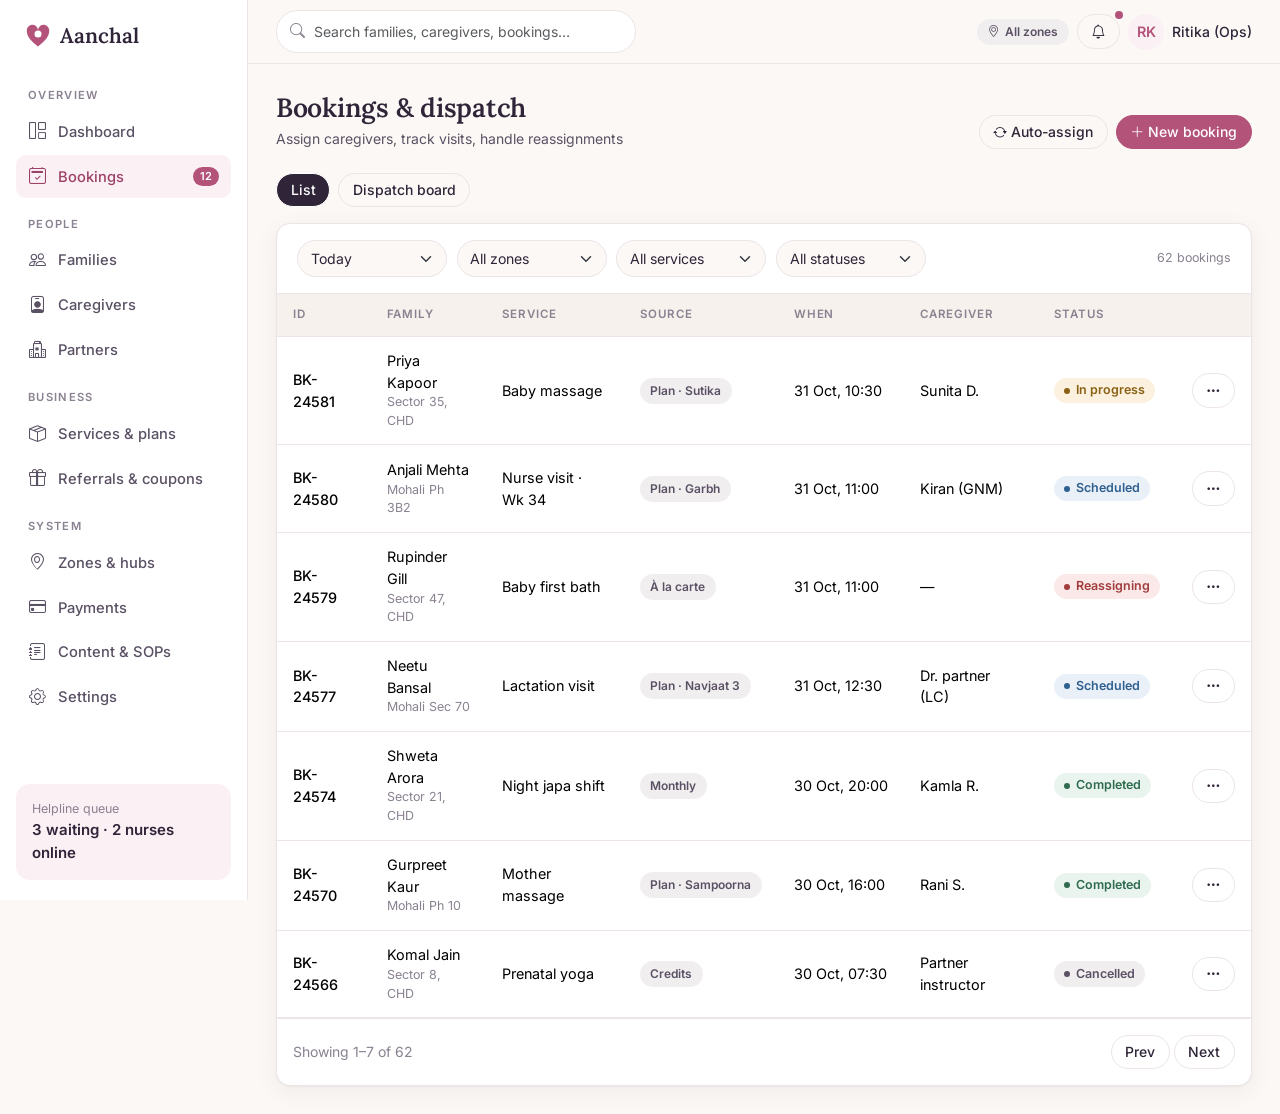
<file: templates/admin/bookings.html>
<!doctype html>
<html lang="en">
<head>
<meta charset="utf-8">
<meta name="viewport" content="width=device-width, initial-scale=1">
<title>Bookings · Aanchal Admin</title>
<link rel="preconnect" href="https://fonts.googleapis.com"><link rel="preconnect" href="https://fonts.gstatic.com" crossorigin>
<link href="https://fonts.googleapis.com/css2?family=Inter:wght@400;500;600;700&family=Lora:wght@500;600&display=swap" rel="stylesheet">
<link href="https://cdn.jsdelivr.net/npm/bootstrap@5.3.3/dist/css/bootstrap.min.css" rel="stylesheet">
<link href="https://cdn.jsdelivr.net/npm/bootstrap-icons@1.11.3/font/bootstrap-icons.min.css" rel="stylesheet">
<link href="../assets/css/theme.css" rel="stylesheet">
</head>
<body>
<div class="shell">
<aside class="sidebar"><a class="brand" href="../index.html"><svg viewBox="0 0 40 40"><path d="M20 35C9 27 4 20 4 13a8 8 0 0 1 16-2 8 8 0 0 1 16 2c0 7-5 14-16 22Z" fill="#b4537a"/><circle cx="20" cy="17" r="5" fill="#fff"/></svg>Aanchal</a>
<div class="side-label">Overview</div>
<a class="side-link" href="dashboard.html"><i class="bi bi-grid-1x2"></i>Dashboard</a>
<a class="side-link active" href="bookings.html"><i class="bi bi-calendar2-check"></i>Bookings<span class="badge rounded-pill">12</span></a>
<div class="side-label">People</div>
<a class="side-link" href="customers.html"><i class="bi bi-people"></i>Families</a>
<a class="side-link" href="caregivers.html"><i class="bi bi-person-badge"></i>Caregivers</a>
<a class="side-link" href="partners.html"><i class="bi bi-hospital"></i>Partners</a>
<div class="side-label">Business</div>
<a class="side-link" href="packages.html"><i class="bi bi-box-seam"></i>Services & plans</a>
<a class="side-link" href="referrals.html"><i class="bi bi-gift"></i>Referrals & coupons</a>
<div class="side-label">System</div>
<a class="side-link" href="#"><i class="bi bi-geo-alt"></i>Zones & hubs</a>
<a class="side-link" href="#"><i class="bi bi-credit-card"></i>Payments</a>
<a class="side-link" href="#"><i class="bi bi-journal-text"></i>Content & SOPs</a>
<a class="side-link" href="#"><i class="bi bi-gear"></i>Settings</a>
<div class="mt-auto pt-3"><div class="a-card-flat p-3 bg-rose-50 border-0"><div class="fs-xs text-muted-a">Helpline queue</div><div class="fw-semibold">3 waiting · 2 nurses online</div></div></div></aside><div class="offcanvas-backdrop-a"></div>
<div class="main">
<header class="topbar">
  <button class="btn btn-ghost btn-sm sidebar-toggle" data-toggle-sidebar aria-label="Menu"><i class="bi bi-list"></i></button>
  <div class="search"><i class="bi bi-search"></i><input class="form-control form-control-sm" placeholder="Search families, caregivers, bookings…"></div>
  <div class="ms-auto d-flex align-items-center gap-2">
    <span class="chip grey d-none d-md-inline-flex"><i class="bi bi-geo-alt"></i>All zones</span>
    <button class="btn btn-ghost btn-sm position-relative" aria-label="Notifications"><i class="bi bi-bell"></i><span class="position-absolute top-0 start-100 translate-middle p-1 rounded-circle" style="background:#b4537a"></span></button>
    <div class="d-flex align-items-center gap-2"><span class="avatar bg-rose-50 text-rose" style="width:36px;height:36px">RK</span><span class="fs-sm fw-medium d-none d-sm-inline">Ritika (Ops)</span></div>
  </div>
</header>
<main class="content">
<div class="page-head"><div><h1>Bookings &amp; dispatch</h1><div class="text-ink-2 fs-sm mt-1">Assign caregivers, track visits, handle reassignments</div></div><div class="d-flex flex-wrap gap-2"><button class="btn btn-ghost btn-sm"><i class="bi bi-arrow-repeat"></i> Auto-assign</button><button class="btn btn-primary btn-sm"><i class="bi bi-plus-lg"></i> New booking</button></div></div><ul class="nav nav-pills gap-2 mb-3 fs-sm" role="tablist">
  <li class="nav-item"><button class="btn btn-sm btn-ghost active" data-bs-toggle="pill" data-bs-target="#tList" style="--bs-btn-active-bg:#2f2438;--bs-btn-active-color:#fff">List</button></li>
  <li class="nav-item"><button class="btn btn-sm btn-ghost" data-bs-toggle="pill" data-bs-target="#tBoard" style="--bs-btn-active-bg:#2f2438;--bs-btn-active-color:#fff">Dispatch board</button></li>
</ul>
<div class="tab-content">
<div class="tab-pane fade show active" id="tList">
<div class="a-card"><div class="a-card-h flex-wrap gap-2"><div class="filters">
  <select class="form-select"><option>Today</option><option>Tomorrow</option><option>This week</option></select>
  <select class="form-select"><option>All zones</option><option>Chandigarh</option><option>Mohali</option></select>
  <select class="form-select"><option>All services</option><option>Baby massage</option><option>Nurse visit</option><option>Japa</option></select>
  <select class="form-select"><option>All statuses</option><option>Scheduled</option><option>In progress</option><option>Reassigning</option></select>
</div><span class="fs-xs text-muted-a">62 bookings</span></div>
<div class="table-responsive"><table class="table table-a"><thead><tr><th>ID</th><th>Family</th><th>Service</th><th>Source</th><th>When</th><th>Caregiver</th><th>Status</th><th></th></tr></thead><tbody><tr><td class="fw-medium">BK-24581</td><td>Priya Kapoor<div class="fs-xs text-muted-a">Sector 35, CHD</div></td><td>Baby massage</td><td><span class="chip grey">Plan · Sutika</span></td><td class="text-nowrap">31 Oct, 10:30</td><td>Sunita D.</td><td><span class="status warn">In progress</span></td><td class="text-end"><button class="btn btn-ghost btn-sm" aria-label="More"><i class="bi bi-three-dots"></i></button></td></tr><tr><td class="fw-medium">BK-24580</td><td>Anjali Mehta<div class="fs-xs text-muted-a">Mohali Ph 3B2</div></td><td>Nurse visit · Wk 34</td><td><span class="chip grey">Plan · Garbh</span></td><td class="text-nowrap">31 Oct, 11:00</td><td>Kiran (GNM)</td><td><span class="status info">Scheduled</span></td><td class="text-end"><button class="btn btn-ghost btn-sm" aria-label="More"><i class="bi bi-three-dots"></i></button></td></tr><tr><td class="fw-medium">BK-24579</td><td>Rupinder Gill<div class="fs-xs text-muted-a">Sector 47, CHD</div></td><td>Baby first bath</td><td><span class="chip grey">À la carte</span></td><td class="text-nowrap">31 Oct, 11:00</td><td>—</td><td><span class="status bad">Reassigning</span></td><td class="text-end"><button class="btn btn-ghost btn-sm" aria-label="More"><i class="bi bi-three-dots"></i></button></td></tr><tr><td class="fw-medium">BK-24577</td><td>Neetu Bansal<div class="fs-xs text-muted-a">Mohali Sec 70</div></td><td>Lactation visit</td><td><span class="chip grey">Plan · Navjaat 3</span></td><td class="text-nowrap">31 Oct, 12:30</td><td>Dr. partner (LC)</td><td><span class="status info">Scheduled</span></td><td class="text-end"><button class="btn btn-ghost btn-sm" aria-label="More"><i class="bi bi-three-dots"></i></button></td></tr><tr><td class="fw-medium">BK-24574</td><td>Shweta Arora<div class="fs-xs text-muted-a">Sector 21, CHD</div></td><td>Night japa shift</td><td><span class="chip grey">Monthly</span></td><td class="text-nowrap">30 Oct, 20:00</td><td>Kamla R.</td><td><span class="status ok">Completed</span></td><td class="text-end"><button class="btn btn-ghost btn-sm" aria-label="More"><i class="bi bi-three-dots"></i></button></td></tr><tr><td class="fw-medium">BK-24570</td><td>Gurpreet Kaur<div class="fs-xs text-muted-a">Mohali Ph 10</div></td><td>Mother massage</td><td><span class="chip grey">Plan · Sampoorna</span></td><td class="text-nowrap">30 Oct, 16:00</td><td>Rani S.</td><td><span class="status ok">Completed</span></td><td class="text-end"><button class="btn btn-ghost btn-sm" aria-label="More"><i class="bi bi-three-dots"></i></button></td></tr><tr><td class="fw-medium">BK-24566</td><td>Komal Jain<div class="fs-xs text-muted-a">Sector 8, CHD</div></td><td>Prenatal yoga</td><td><span class="chip grey">Credits</span></td><td class="text-nowrap">30 Oct, 07:30</td><td>Partner instructor</td><td><span class="status mute">Cancelled</span></td><td class="text-end"><button class="btn btn-ghost btn-sm" aria-label="More"><i class="bi bi-three-dots"></i></button></td></tr></tbody></table></div>
<div class="d-flex justify-content-between align-items-center p-3 fs-sm text-muted-a border-top"><span>Showing 1–7 of 62</span><div class="d-flex gap-1"><button class="btn btn-ghost btn-sm">Prev</button><button class="btn btn-ghost btn-sm">Next</button></div></div></div>
</div>
<div class="tab-pane fade" id="tBoard"><div class="row g-3">
  <div class="col-md-6 col-xl-3"><div class="dispatch-col"><div class="d-flex justify-content-between mb-2 fs-sm fw-semibold"><span>Unassigned</span><span class="chip">3</span></div>
    <div class="dispatch-card"><b>First bath</b> · Sec 47<div class="text-muted-a fs-xs">11:00 · needs daai-maa</div><button class="btn btn-primary btn-sm mt-2 w-100">Assign</button></div>
    <div class="dispatch-card"><b>Baby massage</b> · Ph 7<div class="text-muted-a fs-xs">15:00 · plan</div></div></div></div>
  <div class="col-md-6 col-xl-3"><div class="dispatch-col"><div class="d-flex justify-content-between mb-2 fs-sm fw-semibold"><span>Scheduled</span><span class="chip sky">24</span></div>
    <div class="dispatch-card"><b>Nurse visit</b> · Ph 3B2<div class="text-muted-a fs-xs">11:00 · Kiran (GNM)</div></div>
    <div class="dispatch-card"><b>Lactation</b> · Sec 70<div class="text-muted-a fs-xs">12:30 · partner LC</div></div></div></div>
  <div class="col-md-6 col-xl-3"><div class="dispatch-col"><div class="d-flex justify-content-between mb-2 fs-sm fw-semibold"><span>In progress</span><span class="chip gold">9</span></div>
    <div class="dispatch-card"><b>Baby massage</b> · Sec 35<div class="text-muted-a fs-xs">Sunita D. · checked in 10:27</div><div class="progress mt-2"><div class="progress-bar" style="width:55%"></div></div></div></div></div>
  <div class="col-md-6 col-xl-3"><div class="dispatch-col"><div class="d-flex justify-content-between mb-2 fs-sm fw-semibold"><span>Completed</span><span class="chip sage">26</span></div>
    <div class="dispatch-card"><b>Mother massage</b> · Ph 10<div class="text-muted-a fs-xs">Rani S. · ★ 5.0</div></div></div></div>
</div></div>
</div>
</main>
</div>
</div>
<script src="https://cdn.jsdelivr.net/npm/bootstrap@5.3.3/dist/js/bootstrap.bundle.min.js"></script>

<script src="../assets/js/app.js"></script>
</body>
</html>
</file>
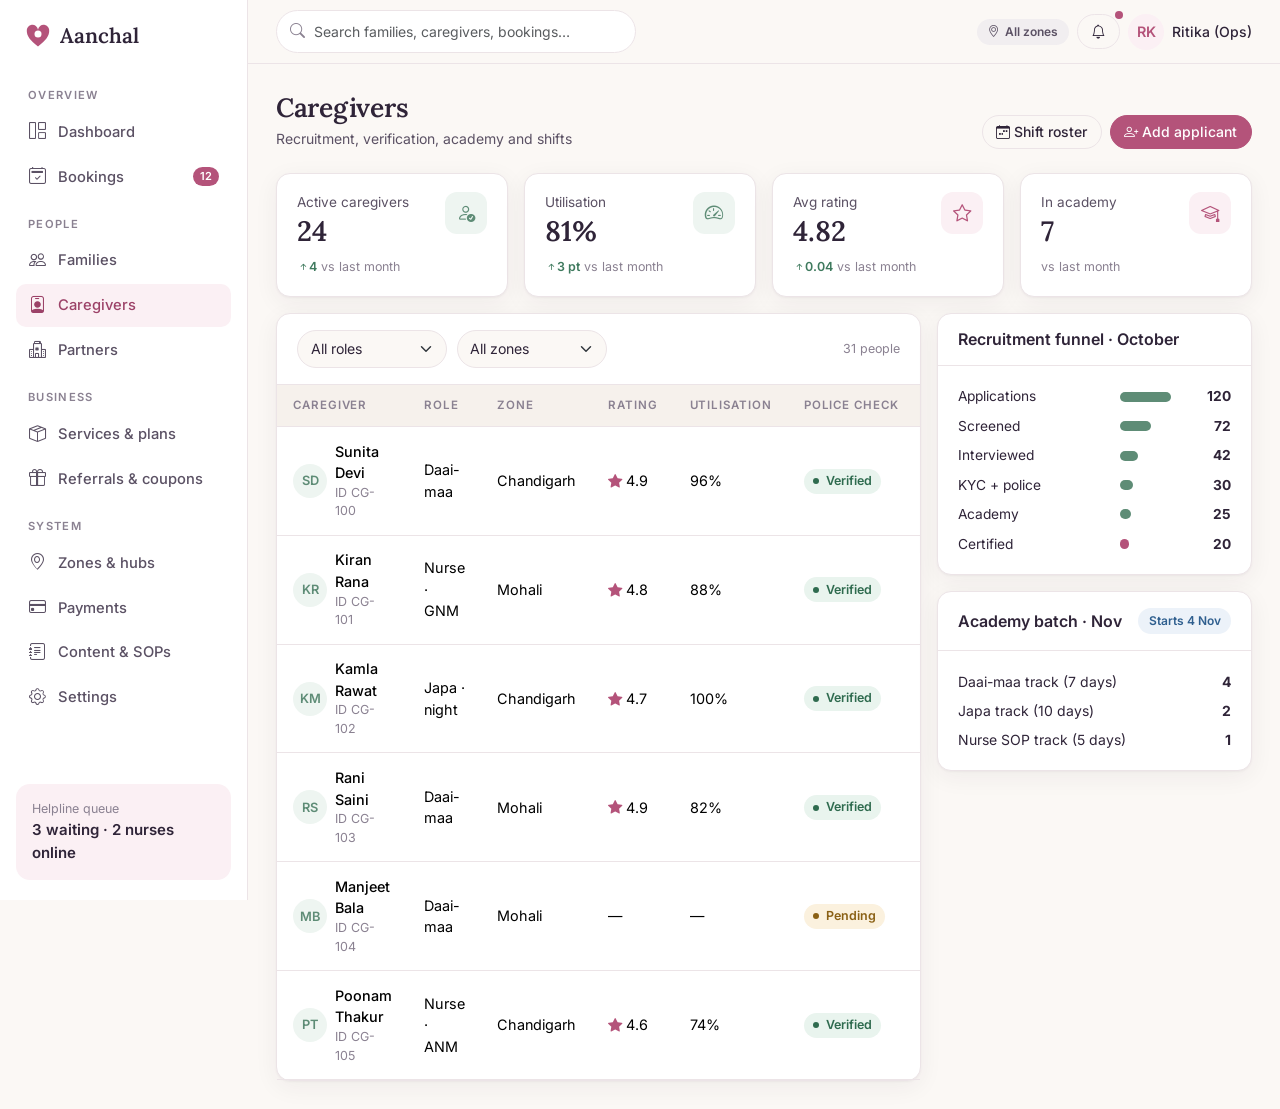
<file: templates/admin/caregivers.html>
<!doctype html>
<html lang="en">
<head>
<meta charset="utf-8">
<meta name="viewport" content="width=device-width, initial-scale=1">
<title>Caregivers · Aanchal Admin</title>
<link rel="preconnect" href="https://fonts.googleapis.com"><link rel="preconnect" href="https://fonts.gstatic.com" crossorigin>
<link href="https://fonts.googleapis.com/css2?family=Inter:wght@400;500;600;700&family=Lora:wght@500;600&display=swap" rel="stylesheet">
<link href="https://cdn.jsdelivr.net/npm/bootstrap@5.3.3/dist/css/bootstrap.min.css" rel="stylesheet">
<link href="https://cdn.jsdelivr.net/npm/bootstrap-icons@1.11.3/font/bootstrap-icons.min.css" rel="stylesheet">
<link href="../assets/css/theme.css" rel="stylesheet">
</head>
<body>
<div class="shell">
<aside class="sidebar"><a class="brand" href="../index.html"><svg viewBox="0 0 40 40"><path d="M20 35C9 27 4 20 4 13a8 8 0 0 1 16-2 8 8 0 0 1 16 2c0 7-5 14-16 22Z" fill="#b4537a"/><circle cx="20" cy="17" r="5" fill="#fff"/></svg>Aanchal</a>
<div class="side-label">Overview</div>
<a class="side-link" href="dashboard.html"><i class="bi bi-grid-1x2"></i>Dashboard</a>
<a class="side-link" href="bookings.html"><i class="bi bi-calendar2-check"></i>Bookings<span class="badge rounded-pill">12</span></a>
<div class="side-label">People</div>
<a class="side-link" href="customers.html"><i class="bi bi-people"></i>Families</a>
<a class="side-link active" href="caregivers.html"><i class="bi bi-person-badge"></i>Caregivers</a>
<a class="side-link" href="partners.html"><i class="bi bi-hospital"></i>Partners</a>
<div class="side-label">Business</div>
<a class="side-link" href="packages.html"><i class="bi bi-box-seam"></i>Services & plans</a>
<a class="side-link" href="referrals.html"><i class="bi bi-gift"></i>Referrals & coupons</a>
<div class="side-label">System</div>
<a class="side-link" href="#"><i class="bi bi-geo-alt"></i>Zones & hubs</a>
<a class="side-link" href="#"><i class="bi bi-credit-card"></i>Payments</a>
<a class="side-link" href="#"><i class="bi bi-journal-text"></i>Content & SOPs</a>
<a class="side-link" href="#"><i class="bi bi-gear"></i>Settings</a>
<div class="mt-auto pt-3"><div class="a-card-flat p-3 bg-rose-50 border-0"><div class="fs-xs text-muted-a">Helpline queue</div><div class="fw-semibold">3 waiting · 2 nurses online</div></div></div></aside><div class="offcanvas-backdrop-a"></div>
<div class="main">
<header class="topbar">
  <button class="btn btn-ghost btn-sm sidebar-toggle" data-toggle-sidebar aria-label="Menu"><i class="bi bi-list"></i></button>
  <div class="search"><i class="bi bi-search"></i><input class="form-control form-control-sm" placeholder="Search families, caregivers, bookings…"></div>
  <div class="ms-auto d-flex align-items-center gap-2">
    <span class="chip grey d-none d-md-inline-flex"><i class="bi bi-geo-alt"></i>All zones</span>
    <button class="btn btn-ghost btn-sm position-relative" aria-label="Notifications"><i class="bi bi-bell"></i><span class="position-absolute top-0 start-100 translate-middle p-1 rounded-circle" style="background:#b4537a"></span></button>
    <div class="d-flex align-items-center gap-2"><span class="avatar bg-rose-50 text-rose" style="width:36px;height:36px">RK</span><span class="fs-sm fw-medium d-none d-sm-inline">Ritika (Ops)</span></div>
  </div>
</header>
<main class="content">
<div class="page-head"><div><h1>Caregivers</h1><div class="text-ink-2 fs-sm mt-1">Recruitment, verification, academy and shifts</div></div><div class="d-flex flex-wrap gap-2"><button class="btn btn-ghost btn-sm"><i class="bi bi-calendar-week"></i> Shift roster</button><button class="btn btn-primary btn-sm"><i class="bi bi-person-plus"></i> Add applicant</button></div></div><div class="row g-3 mb-3"><div class="col-6 col-xl-3"><div class="a-card kpi h-100"><div class="d-flex justify-content-between align-items-start"><div><div class="l mb-1">Active caregivers</div><div class="v">24</div></div><span class="icon-badge bg-sage-50 text-sage"><i class="bi bi-person-check"></i></span></div><div class="mt-2"><span class="delta up"><i class="bi bi-arrow-up-short"></i>4</span> <span class="fs-xs text-muted-a">vs last month</span></div></div></div><div class="col-6 col-xl-3"><div class="a-card kpi h-100"><div class="d-flex justify-content-between align-items-start"><div><div class="l mb-1">Utilisation</div><div class="v">81%</div></div><span class="icon-badge bg-sage-50 text-sage"><i class="bi bi-speedometer2"></i></span></div><div class="mt-2"><span class="delta up"><i class="bi bi-arrow-up-short"></i>3 pt</span> <span class="fs-xs text-muted-a">vs last month</span></div></div></div><div class="col-6 col-xl-3"><div class="a-card kpi h-100"><div class="d-flex justify-content-between align-items-start"><div><div class="l mb-1">Avg rating</div><div class="v">4.82</div></div><span class="icon-badge bg-rose-50 text-rose"><i class="bi bi-star"></i></span></div><div class="mt-2"><span class="delta up"><i class="bi bi-arrow-up-short"></i>0.04</span> <span class="fs-xs text-muted-a">vs last month</span></div></div></div><div class="col-6 col-xl-3"><div class="a-card kpi h-100"><div class="d-flex justify-content-between align-items-start"><div><div class="l mb-1">In academy</div><div class="v">7</div></div><span class="icon-badge bg-rose-50 text-rose"><i class="bi bi-mortarboard"></i></span></div><div class="mt-2"> <span class="fs-xs text-muted-a">vs last month</span></div></div></div></div><div class="row g-3">
<div class="col-xl-8"><div class="a-card"><div class="a-card-h flex-wrap gap-2"><div class="filters"><select class="form-select"><option>All roles</option><option>Daai-maa</option><option>Japa</option><option>Nurse</option></select><select class="form-select"><option>All zones</option><option>Chandigarh</option><option>Mohali</option></select></div><span class="fs-xs text-muted-a">31 people</span></div>
<div class="table-responsive"><table class="table table-a"><thead><tr><th>Caregiver</th><th>Role</th><th>Zone</th><th>Rating</th><th>Utilisation</th><th>Police check</th><th>Status</th><th></th></tr></thead><tbody><tr><td><div class="d-flex align-items-center gap-2"><span class="avatar bg-sage-50 text-sage" style="width:34px;height:34px;font-size:.8rem">SD</span><div><div class="fw-medium">Sunita Devi</div><div class="fs-xs text-muted-a">ID CG-100</div></div></div></td><td>Daai-maa</td><td>Chandigarh</td><td><i class='bi bi-star-fill text-rose'></i> 4.9</td><td>96%</td><td><span class="status ok">Verified</span></td><td><span class="status ok">Active</span></td><td class="text-end"><button class="btn btn-ghost btn-sm">View</button></td></tr><tr><td><div class="d-flex align-items-center gap-2"><span class="avatar bg-sage-50 text-sage" style="width:34px;height:34px;font-size:.8rem">KR</span><div><div class="fw-medium">Kiran Rana</div><div class="fs-xs text-muted-a">ID CG-101</div></div></div></td><td>Nurse · GNM</td><td>Mohali</td><td><i class='bi bi-star-fill text-rose'></i> 4.8</td><td>88%</td><td><span class="status ok">Verified</span></td><td><span class="status ok">Active</span></td><td class="text-end"><button class="btn btn-ghost btn-sm">View</button></td></tr><tr><td><div class="d-flex align-items-center gap-2"><span class="avatar bg-sage-50 text-sage" style="width:34px;height:34px;font-size:.8rem">KM</span><div><div class="fw-medium">Kamla Rawat</div><div class="fs-xs text-muted-a">ID CG-102</div></div></div></td><td>Japa · night</td><td>Chandigarh</td><td><i class='bi bi-star-fill text-rose'></i> 4.7</td><td>100%</td><td><span class="status ok">Verified</span></td><td><span class="status ok">Active</span></td><td class="text-end"><button class="btn btn-ghost btn-sm">View</button></td></tr><tr><td><div class="d-flex align-items-center gap-2"><span class="avatar bg-sage-50 text-sage" style="width:34px;height:34px;font-size:.8rem">RS</span><div><div class="fw-medium">Rani Saini</div><div class="fs-xs text-muted-a">ID CG-103</div></div></div></td><td>Daai-maa</td><td>Mohali</td><td><i class='bi bi-star-fill text-rose'></i> 4.9</td><td>82%</td><td><span class="status ok">Verified</span></td><td><span class="status ok">Active</span></td><td class="text-end"><button class="btn btn-ghost btn-sm">View</button></td></tr><tr><td><div class="d-flex align-items-center gap-2"><span class="avatar bg-sage-50 text-sage" style="width:34px;height:34px;font-size:.8rem">MB</span><div><div class="fw-medium">Manjeet Bala</div><div class="fs-xs text-muted-a">ID CG-104</div></div></div></td><td>Daai-maa</td><td>Mohali</td><td>—</td><td>—</td><td><span class="status warn">Pending</span></td><td><span class="status info">Training</span></td><td class="text-end"><button class="btn btn-ghost btn-sm">View</button></td></tr><tr><td><div class="d-flex align-items-center gap-2"><span class="avatar bg-sage-50 text-sage" style="width:34px;height:34px;font-size:.8rem">PT</span><div><div class="fw-medium">Poonam Thakur</div><div class="fs-xs text-muted-a">ID CG-105</div></div></div></td><td>Nurse · ANM</td><td>Chandigarh</td><td><i class='bi bi-star-fill text-rose'></i> 4.6</td><td>74%</td><td><span class="status ok">Verified</span></td><td><span class="status mute">On leave</span></td><td class="text-end"><button class="btn btn-ghost btn-sm">View</button></td></tr></tbody></table></div></div></div>
<div class="col-xl-4"><div class="a-card mb-3"><div class="a-card-h"><h6 class="mb-0">Recruitment funnel · October</h6></div><div class="a-card-b">
  <div class="funnel-row"><span>Applications</span><div class="bar" style="width:100%"></div><b class="text-end">120</b></div>
  <div class="funnel-row"><span>Screened</span><div class="bar" style="width:60%"></div><b class="text-end">72</b></div>
  <div class="funnel-row"><span>Interviewed</span><div class="bar" style="width:35%"></div><b class="text-end">42</b></div>
  <div class="funnel-row"><span>KYC + police</span><div class="bar" style="width:25%"></div><b class="text-end">30</b></div>
  <div class="funnel-row"><span>Academy</span><div class="bar" style="width:21%"></div><b class="text-end">25</b></div>
  <div class="funnel-row mb-0"><span>Certified</span><div class="bar" style="width:17%;background:#b4537a"></div><b class="text-end">20</b></div>
</div></div>
<div class="a-card"><div class="a-card-h"><h6 class="mb-0">Academy batch · Nov</h6><span class="chip sky">Starts 4 Nov</span></div><div class="a-card-b fs-sm">
  <div class="d-flex justify-content-between mb-2"><span>Daai-maa track (7 days)</span><b>4</b></div>
  <div class="d-flex justify-content-between mb-2"><span>Japa track (10 days)</span><b>2</b></div>
  <div class="d-flex justify-content-between"><span>Nurse SOP track (5 days)</span><b>1</b></div>
</div></div></div>
</div>
</main>
</div>
</div>
<script src="https://cdn.jsdelivr.net/npm/bootstrap@5.3.3/dist/js/bootstrap.bundle.min.js"></script>

<script src="../assets/js/app.js"></script>
</body>
</html>
</file>
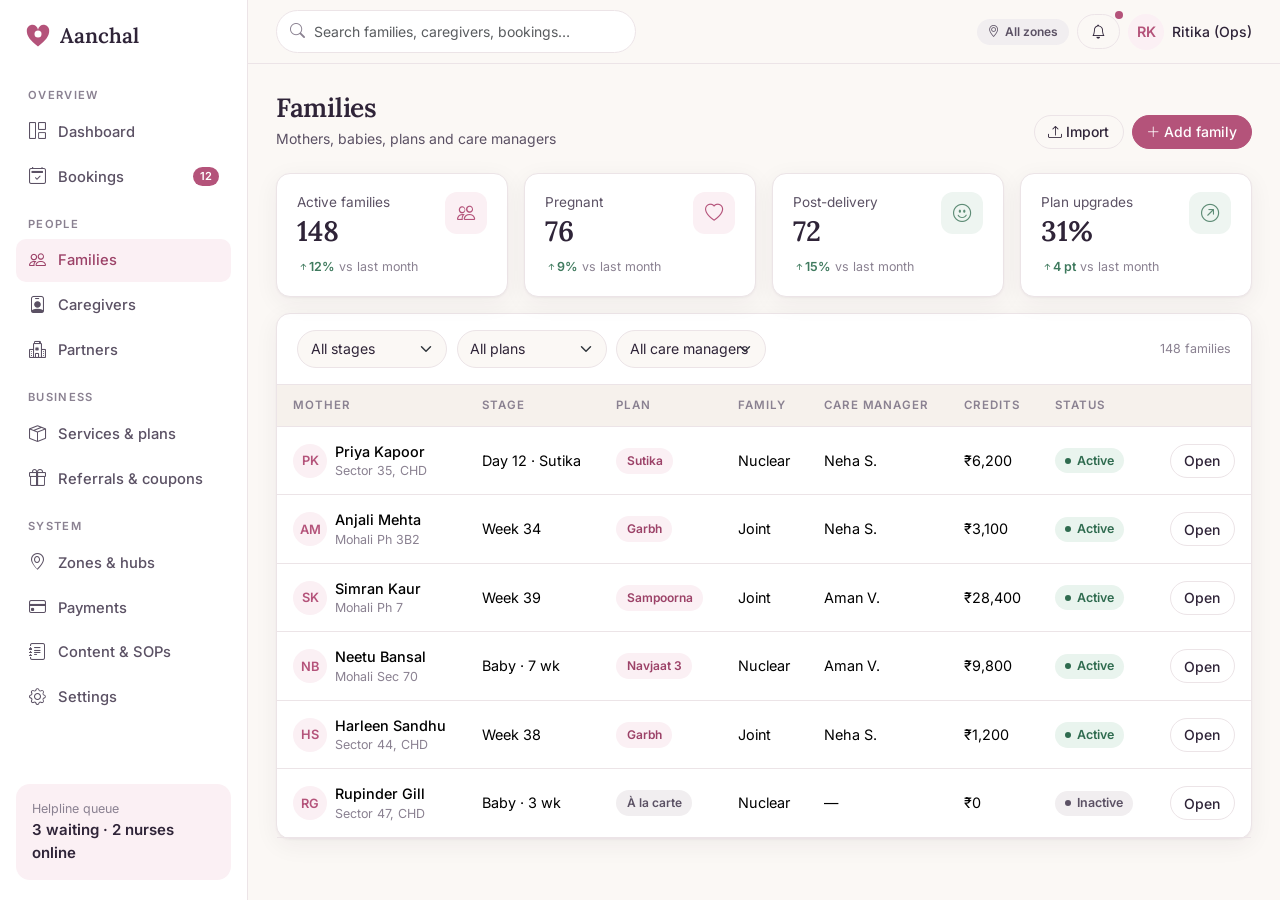
<file: templates/admin/customers.html>
<!doctype html>
<html lang="en">
<head>
<meta charset="utf-8">
<meta name="viewport" content="width=device-width, initial-scale=1">
<title>Families · Aanchal Admin</title>
<link rel="preconnect" href="https://fonts.googleapis.com"><link rel="preconnect" href="https://fonts.gstatic.com" crossorigin>
<link href="https://fonts.googleapis.com/css2?family=Inter:wght@400;500;600;700&family=Lora:wght@500;600&display=swap" rel="stylesheet">
<link href="https://cdn.jsdelivr.net/npm/bootstrap@5.3.3/dist/css/bootstrap.min.css" rel="stylesheet">
<link href="https://cdn.jsdelivr.net/npm/bootstrap-icons@1.11.3/font/bootstrap-icons.min.css" rel="stylesheet">
<link href="../assets/css/theme.css" rel="stylesheet">
</head>
<body>
<div class="shell">
<aside class="sidebar"><a class="brand" href="../index.html"><svg viewBox="0 0 40 40"><path d="M20 35C9 27 4 20 4 13a8 8 0 0 1 16-2 8 8 0 0 1 16 2c0 7-5 14-16 22Z" fill="#b4537a"/><circle cx="20" cy="17" r="5" fill="#fff"/></svg>Aanchal</a>
<div class="side-label">Overview</div>
<a class="side-link" href="dashboard.html"><i class="bi bi-grid-1x2"></i>Dashboard</a>
<a class="side-link" href="bookings.html"><i class="bi bi-calendar2-check"></i>Bookings<span class="badge rounded-pill">12</span></a>
<div class="side-label">People</div>
<a class="side-link active" href="customers.html"><i class="bi bi-people"></i>Families</a>
<a class="side-link" href="caregivers.html"><i class="bi bi-person-badge"></i>Caregivers</a>
<a class="side-link" href="partners.html"><i class="bi bi-hospital"></i>Partners</a>
<div class="side-label">Business</div>
<a class="side-link" href="packages.html"><i class="bi bi-box-seam"></i>Services & plans</a>
<a class="side-link" href="referrals.html"><i class="bi bi-gift"></i>Referrals & coupons</a>
<div class="side-label">System</div>
<a class="side-link" href="#"><i class="bi bi-geo-alt"></i>Zones & hubs</a>
<a class="side-link" href="#"><i class="bi bi-credit-card"></i>Payments</a>
<a class="side-link" href="#"><i class="bi bi-journal-text"></i>Content & SOPs</a>
<a class="side-link" href="#"><i class="bi bi-gear"></i>Settings</a>
<div class="mt-auto pt-3"><div class="a-card-flat p-3 bg-rose-50 border-0"><div class="fs-xs text-muted-a">Helpline queue</div><div class="fw-semibold">3 waiting · 2 nurses online</div></div></div></aside><div class="offcanvas-backdrop-a"></div>
<div class="main">
<header class="topbar">
  <button class="btn btn-ghost btn-sm sidebar-toggle" data-toggle-sidebar aria-label="Menu"><i class="bi bi-list"></i></button>
  <div class="search"><i class="bi bi-search"></i><input class="form-control form-control-sm" placeholder="Search families, caregivers, bookings…"></div>
  <div class="ms-auto d-flex align-items-center gap-2">
    <span class="chip grey d-none d-md-inline-flex"><i class="bi bi-geo-alt"></i>All zones</span>
    <button class="btn btn-ghost btn-sm position-relative" aria-label="Notifications"><i class="bi bi-bell"></i><span class="position-absolute top-0 start-100 translate-middle p-1 rounded-circle" style="background:#b4537a"></span></button>
    <div class="d-flex align-items-center gap-2"><span class="avatar bg-rose-50 text-rose" style="width:36px;height:36px">RK</span><span class="fs-sm fw-medium d-none d-sm-inline">Ritika (Ops)</span></div>
  </div>
</header>
<main class="content">
<div class="page-head"><div><h1>Families</h1><div class="text-ink-2 fs-sm mt-1">Mothers, babies, plans and care managers</div></div><div class="d-flex flex-wrap gap-2"><button class="btn btn-ghost btn-sm"><i class="bi bi-upload"></i> Import</button><button class="btn btn-primary btn-sm"><i class="bi bi-plus-lg"></i> Add family</button></div></div><div class="row g-3 mb-3"><div class="col-6 col-xl-3"><div class="a-card kpi h-100"><div class="d-flex justify-content-between align-items-start"><div><div class="l mb-1">Active families</div><div class="v">148</div></div><span class="icon-badge bg-rose-50 text-rose"><i class="bi bi-people"></i></span></div><div class="mt-2"><span class="delta up"><i class="bi bi-arrow-up-short"></i>12%</span> <span class="fs-xs text-muted-a">vs last month</span></div></div></div><div class="col-6 col-xl-3"><div class="a-card kpi h-100"><div class="d-flex justify-content-between align-items-start"><div><div class="l mb-1">Pregnant</div><div class="v">76</div></div><span class="icon-badge bg-rose-50 text-rose"><i class="bi bi-heart"></i></span></div><div class="mt-2"><span class="delta up"><i class="bi bi-arrow-up-short"></i>9%</span> <span class="fs-xs text-muted-a">vs last month</span></div></div></div><div class="col-6 col-xl-3"><div class="a-card kpi h-100"><div class="d-flex justify-content-between align-items-start"><div><div class="l mb-1">Post-delivery</div><div class="v">72</div></div><span class="icon-badge bg-sage-50 text-sage"><i class="bi bi-emoji-smile"></i></span></div><div class="mt-2"><span class="delta up"><i class="bi bi-arrow-up-short"></i>15%</span> <span class="fs-xs text-muted-a">vs last month</span></div></div></div><div class="col-6 col-xl-3"><div class="a-card kpi h-100"><div class="d-flex justify-content-between align-items-start"><div><div class="l mb-1">Plan upgrades</div><div class="v">31%</div></div><span class="icon-badge bg-sage-50 text-sage"><i class="bi bi-arrow-up-right-circle"></i></span></div><div class="mt-2"><span class="delta up"><i class="bi bi-arrow-up-short"></i>4 pt</span> <span class="fs-xs text-muted-a">vs last month</span></div></div></div></div><div class="a-card"><div class="a-card-h flex-wrap gap-2"><div class="filters"><select class="form-select"><option>All stages</option><option>Trimester 1</option><option>Trimester 2</option><option>Trimester 3</option><option>Sutika</option><option>Baby</option></select><select class="form-select"><option>All plans</option><option>Sampoorna</option><option>Garbh</option><option>Sutika</option></select><select class="form-select"><option>All care managers</option><option>Neha S.</option><option>Aman V.</option></select></div><span class="fs-xs text-muted-a">148 families</span></div><div class="table-responsive"><table class="table table-a"><thead><tr><th>Mother</th><th>Stage</th><th>Plan</th><th>Family</th><th>Care manager</th><th>Credits</th><th>Status</th><th></th></tr></thead><tbody><tr><td><div class="d-flex align-items-center gap-2"><span class="avatar bg-rose-50 text-rose" style="width:34px;height:34px;font-size:.8rem">PK</span><div><div class="fw-medium">Priya Kapoor</div><div class="fs-xs text-muted-a">Sector 35, CHD</div></div></div></td><td>Day 12 · Sutika</td><td><span class="chip ">Sutika</span></td><td>Nuclear</td><td>Neha S.</td><td>₹6,200</td><td><span class="status ok">Active</span></td><td class="text-end"><button class="btn btn-ghost btn-sm">Open</button></td></tr><tr><td><div class="d-flex align-items-center gap-2"><span class="avatar bg-rose-50 text-rose" style="width:34px;height:34px;font-size:.8rem">AM</span><div><div class="fw-medium">Anjali Mehta</div><div class="fs-xs text-muted-a">Mohali Ph 3B2</div></div></div></td><td>Week 34</td><td><span class="chip ">Garbh</span></td><td>Joint</td><td>Neha S.</td><td>₹3,100</td><td><span class="status ok">Active</span></td><td class="text-end"><button class="btn btn-ghost btn-sm">Open</button></td></tr><tr><td><div class="d-flex align-items-center gap-2"><span class="avatar bg-rose-50 text-rose" style="width:34px;height:34px;font-size:.8rem">SK</span><div><div class="fw-medium">Simran Kaur</div><div class="fs-xs text-muted-a">Mohali Ph 7</div></div></div></td><td>Week 39</td><td><span class="chip ">Sampoorna</span></td><td>Joint</td><td>Aman V.</td><td>₹28,400</td><td><span class="status ok">Active</span></td><td class="text-end"><button class="btn btn-ghost btn-sm">Open</button></td></tr><tr><td><div class="d-flex align-items-center gap-2"><span class="avatar bg-rose-50 text-rose" style="width:34px;height:34px;font-size:.8rem">NB</span><div><div class="fw-medium">Neetu Bansal</div><div class="fs-xs text-muted-a">Mohali Sec 70</div></div></div></td><td>Baby · 7 wk</td><td><span class="chip ">Navjaat 3</span></td><td>Nuclear</td><td>Aman V.</td><td>₹9,800</td><td><span class="status ok">Active</span></td><td class="text-end"><button class="btn btn-ghost btn-sm">Open</button></td></tr><tr><td><div class="d-flex align-items-center gap-2"><span class="avatar bg-rose-50 text-rose" style="width:34px;height:34px;font-size:.8rem">HS</span><div><div class="fw-medium">Harleen Sandhu</div><div class="fs-xs text-muted-a">Sector 44, CHD</div></div></div></td><td>Week 38</td><td><span class="chip ">Garbh</span></td><td>Joint</td><td>Neha S.</td><td>₹1,200</td><td><span class="status ok">Active</span></td><td class="text-end"><button class="btn btn-ghost btn-sm">Open</button></td></tr><tr><td><div class="d-flex align-items-center gap-2"><span class="avatar bg-rose-50 text-rose" style="width:34px;height:34px;font-size:.8rem">RG</span><div><div class="fw-medium">Rupinder Gill</div><div class="fs-xs text-muted-a">Sector 47, CHD</div></div></div></td><td>Baby · 3 wk</td><td><span class="chip grey">À la carte</span></td><td>Nuclear</td><td>—</td><td>₹0</td><td><span class="status mute">Inactive</span></td><td class="text-end"><button class="btn btn-ghost btn-sm">Open</button></td></tr></tbody></table></div></div>
</main>
</div>
</div>
<script src="https://cdn.jsdelivr.net/npm/bootstrap@5.3.3/dist/js/bootstrap.bundle.min.js"></script>

<script src="../assets/js/app.js"></script>
</body>
</html>
</file>
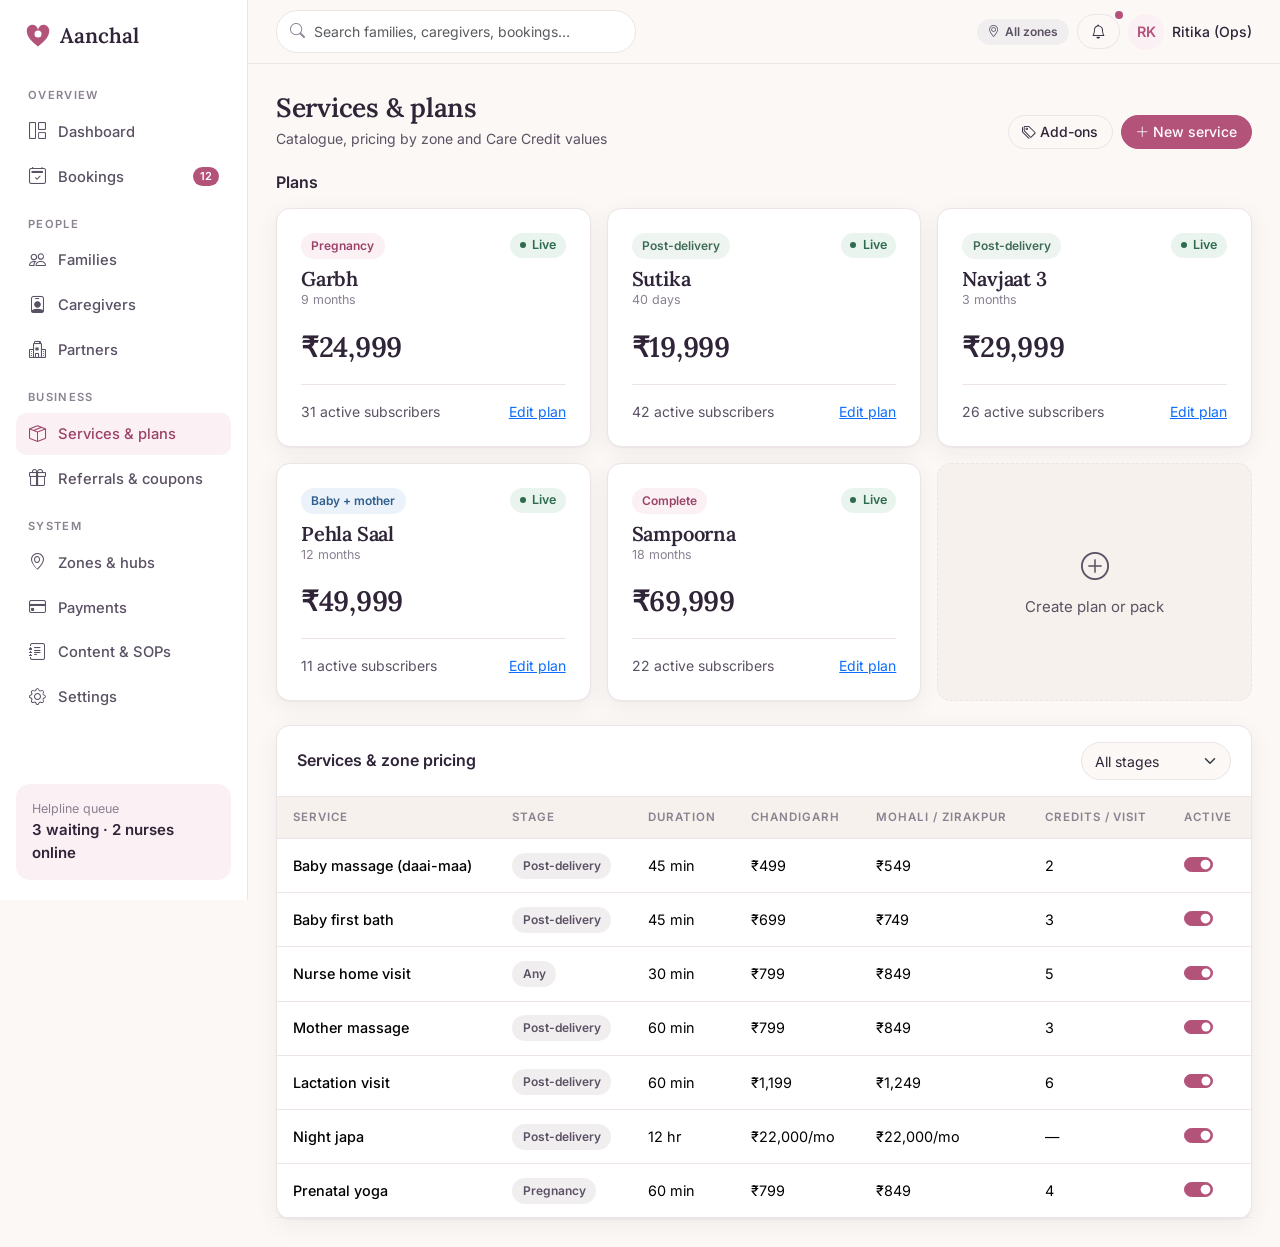
<file: templates/admin/packages.html>
<!doctype html>
<html lang="en">
<head>
<meta charset="utf-8">
<meta name="viewport" content="width=device-width, initial-scale=1">
<title>Services & plans · Aanchal Admin</title>
<link rel="preconnect" href="https://fonts.googleapis.com"><link rel="preconnect" href="https://fonts.gstatic.com" crossorigin>
<link href="https://fonts.googleapis.com/css2?family=Inter:wght@400;500;600;700&family=Lora:wght@500;600&display=swap" rel="stylesheet">
<link href="https://cdn.jsdelivr.net/npm/bootstrap@5.3.3/dist/css/bootstrap.min.css" rel="stylesheet">
<link href="https://cdn.jsdelivr.net/npm/bootstrap-icons@1.11.3/font/bootstrap-icons.min.css" rel="stylesheet">
<link href="../assets/css/theme.css" rel="stylesheet">
</head>
<body>
<div class="shell">
<aside class="sidebar"><a class="brand" href="../index.html"><svg viewBox="0 0 40 40"><path d="M20 35C9 27 4 20 4 13a8 8 0 0 1 16-2 8 8 0 0 1 16 2c0 7-5 14-16 22Z" fill="#b4537a"/><circle cx="20" cy="17" r="5" fill="#fff"/></svg>Aanchal</a>
<div class="side-label">Overview</div>
<a class="side-link" href="dashboard.html"><i class="bi bi-grid-1x2"></i>Dashboard</a>
<a class="side-link" href="bookings.html"><i class="bi bi-calendar2-check"></i>Bookings<span class="badge rounded-pill">12</span></a>
<div class="side-label">People</div>
<a class="side-link" href="customers.html"><i class="bi bi-people"></i>Families</a>
<a class="side-link" href="caregivers.html"><i class="bi bi-person-badge"></i>Caregivers</a>
<a class="side-link" href="partners.html"><i class="bi bi-hospital"></i>Partners</a>
<div class="side-label">Business</div>
<a class="side-link active" href="packages.html"><i class="bi bi-box-seam"></i>Services & plans</a>
<a class="side-link" href="referrals.html"><i class="bi bi-gift"></i>Referrals & coupons</a>
<div class="side-label">System</div>
<a class="side-link" href="#"><i class="bi bi-geo-alt"></i>Zones & hubs</a>
<a class="side-link" href="#"><i class="bi bi-credit-card"></i>Payments</a>
<a class="side-link" href="#"><i class="bi bi-journal-text"></i>Content & SOPs</a>
<a class="side-link" href="#"><i class="bi bi-gear"></i>Settings</a>
<div class="mt-auto pt-3"><div class="a-card-flat p-3 bg-rose-50 border-0"><div class="fs-xs text-muted-a">Helpline queue</div><div class="fw-semibold">3 waiting · 2 nurses online</div></div></div></aside><div class="offcanvas-backdrop-a"></div>
<div class="main">
<header class="topbar">
  <button class="btn btn-ghost btn-sm sidebar-toggle" data-toggle-sidebar aria-label="Menu"><i class="bi bi-list"></i></button>
  <div class="search"><i class="bi bi-search"></i><input class="form-control form-control-sm" placeholder="Search families, caregivers, bookings…"></div>
  <div class="ms-auto d-flex align-items-center gap-2">
    <span class="chip grey d-none d-md-inline-flex"><i class="bi bi-geo-alt"></i>All zones</span>
    <button class="btn btn-ghost btn-sm position-relative" aria-label="Notifications"><i class="bi bi-bell"></i><span class="position-absolute top-0 start-100 translate-middle p-1 rounded-circle" style="background:#b4537a"></span></button>
    <div class="d-flex align-items-center gap-2"><span class="avatar bg-rose-50 text-rose" style="width:36px;height:36px">RK</span><span class="fs-sm fw-medium d-none d-sm-inline">Ritika (Ops)</span></div>
  </div>
</header>
<main class="content">
<div class="page-head"><div><h1>Services &amp; plans</h1><div class="text-ink-2 fs-sm mt-1">Catalogue, pricing by zone and Care Credit values</div></div><div class="d-flex flex-wrap gap-2"><button class="btn btn-ghost btn-sm"><i class="bi bi-tags"></i> Add-ons</button><button class="btn btn-primary btn-sm"><i class="bi bi-plus-lg"></i> New service</button></div></div><h6 class="mb-3">Plans</h6><div class="row g-3 mb-4"><div class="col-md-6 col-xl-4"><div class="a-card h-100 p-4"><div class="d-flex justify-content-between align-items-start"><div><span class="chip rose mb-2">Pregnancy</span><h5 class="serif mb-0">Garbh</h5><div class="fs-xs text-muted-a">9 months</div></div><span class="status ok">Live</span></div><div class="serif fs-3 fw-semibold mt-3">₹24,999</div><div class="d-flex justify-content-between fs-sm text-ink-2 mt-3 pt-3 border-top"><span>31 active subscribers</span><a href="#">Edit plan</a></div></div></div><div class="col-md-6 col-xl-4"><div class="a-card h-100 p-4"><div class="d-flex justify-content-between align-items-start"><div><span class="chip sage mb-2">Post-delivery</span><h5 class="serif mb-0">Sutika</h5><div class="fs-xs text-muted-a">40 days</div></div><span class="status ok">Live</span></div><div class="serif fs-3 fw-semibold mt-3">₹19,999</div><div class="d-flex justify-content-between fs-sm text-ink-2 mt-3 pt-3 border-top"><span>42 active subscribers</span><a href="#">Edit plan</a></div></div></div><div class="col-md-6 col-xl-4"><div class="a-card h-100 p-4"><div class="d-flex justify-content-between align-items-start"><div><span class="chip sage mb-2">Post-delivery</span><h5 class="serif mb-0">Navjaat 3</h5><div class="fs-xs text-muted-a">3 months</div></div><span class="status ok">Live</span></div><div class="serif fs-3 fw-semibold mt-3">₹29,999</div><div class="d-flex justify-content-between fs-sm text-ink-2 mt-3 pt-3 border-top"><span>26 active subscribers</span><a href="#">Edit plan</a></div></div></div><div class="col-md-6 col-xl-4"><div class="a-card h-100 p-4"><div class="d-flex justify-content-between align-items-start"><div><span class="chip sky mb-2">Baby + mother</span><h5 class="serif mb-0">Pehla Saal</h5><div class="fs-xs text-muted-a">12 months</div></div><span class="status ok">Live</span></div><div class="serif fs-3 fw-semibold mt-3">₹49,999</div><div class="d-flex justify-content-between fs-sm text-ink-2 mt-3 pt-3 border-top"><span>11 active subscribers</span><a href="#">Edit plan</a></div></div></div><div class="col-md-6 col-xl-4"><div class="a-card h-100 p-4"><div class="d-flex justify-content-between align-items-start"><div><span class="chip rose mb-2">Complete</span><h5 class="serif mb-0">Sampoorna</h5><div class="fs-xs text-muted-a">18 months</div></div><span class="status ok">Live</span></div><div class="serif fs-3 fw-semibold mt-3">₹69,999</div><div class="d-flex justify-content-between fs-sm text-ink-2 mt-3 pt-3 border-top"><span>22 active subscribers</span><a href="#">Edit plan</a></div></div></div><div class="col-md-6 col-xl-4"><button class="a-card-flat h-100 w-100 p-4 d-flex flex-column align-items-center justify-content-center text-ink-2 bg-soft" style="border-style:dashed;min-height:180px"><i class="bi bi-plus-circle fs-3 mb-2"></i>Create plan or pack</button></div></div><div class="a-card"><div class="a-card-h"><h6 class="mb-0">Services &amp; zone pricing</h6><div class="filters"><select class="form-select"><option>All stages</option><option>Pregnancy</option><option>Post-delivery</option></select></div></div><div class="table-responsive"><table class="table table-a"><thead><tr><th>Service</th><th>Stage</th><th>Duration</th><th>Chandigarh</th><th>Mohali / Zirakpur</th><th>Credits / visit</th><th>Active</th></tr></thead><tbody><tr><td class="fw-medium">Baby massage (daai-maa)</td><td><span class="chip grey">Post-delivery</span></td><td>45 min</td><td>₹499</td><td>₹549</td><td>2</td><td><div class="form-check form-switch m-0"><input class="form-check-input" type="checkbox" checked aria-label="Active"></div></td></tr><tr><td class="fw-medium">Baby first bath</td><td><span class="chip grey">Post-delivery</span></td><td>45 min</td><td>₹699</td><td>₹749</td><td>3</td><td><div class="form-check form-switch m-0"><input class="form-check-input" type="checkbox" checked aria-label="Active"></div></td></tr><tr><td class="fw-medium">Nurse home visit</td><td><span class="chip grey">Any</span></td><td>30 min</td><td>₹799</td><td>₹849</td><td>5</td><td><div class="form-check form-switch m-0"><input class="form-check-input" type="checkbox" checked aria-label="Active"></div></td></tr><tr><td class="fw-medium">Mother massage</td><td><span class="chip grey">Post-delivery</span></td><td>60 min</td><td>₹799</td><td>₹849</td><td>3</td><td><div class="form-check form-switch m-0"><input class="form-check-input" type="checkbox" checked aria-label="Active"></div></td></tr><tr><td class="fw-medium">Lactation visit</td><td><span class="chip grey">Post-delivery</span></td><td>60 min</td><td>₹1,199</td><td>₹1,249</td><td>6</td><td><div class="form-check form-switch m-0"><input class="form-check-input" type="checkbox" checked aria-label="Active"></div></td></tr><tr><td class="fw-medium">Night japa</td><td><span class="chip grey">Post-delivery</span></td><td>12 hr</td><td>₹22,000/mo</td><td>₹22,000/mo</td><td>—</td><td><div class="form-check form-switch m-0"><input class="form-check-input" type="checkbox" checked aria-label="Active"></div></td></tr><tr><td class="fw-medium">Prenatal yoga</td><td><span class="chip grey">Pregnancy</span></td><td>60 min</td><td>₹799</td><td>₹849</td><td>4</td><td><div class="form-check form-switch m-0"><input class="form-check-input" type="checkbox" checked aria-label="Active"></div></td></tr></tbody></table></div></div>
</main>
</div>
</div>
<script src="https://cdn.jsdelivr.net/npm/bootstrap@5.3.3/dist/js/bootstrap.bundle.min.js"></script>

<script src="../assets/js/app.js"></script>
</body>
</html>
</file>
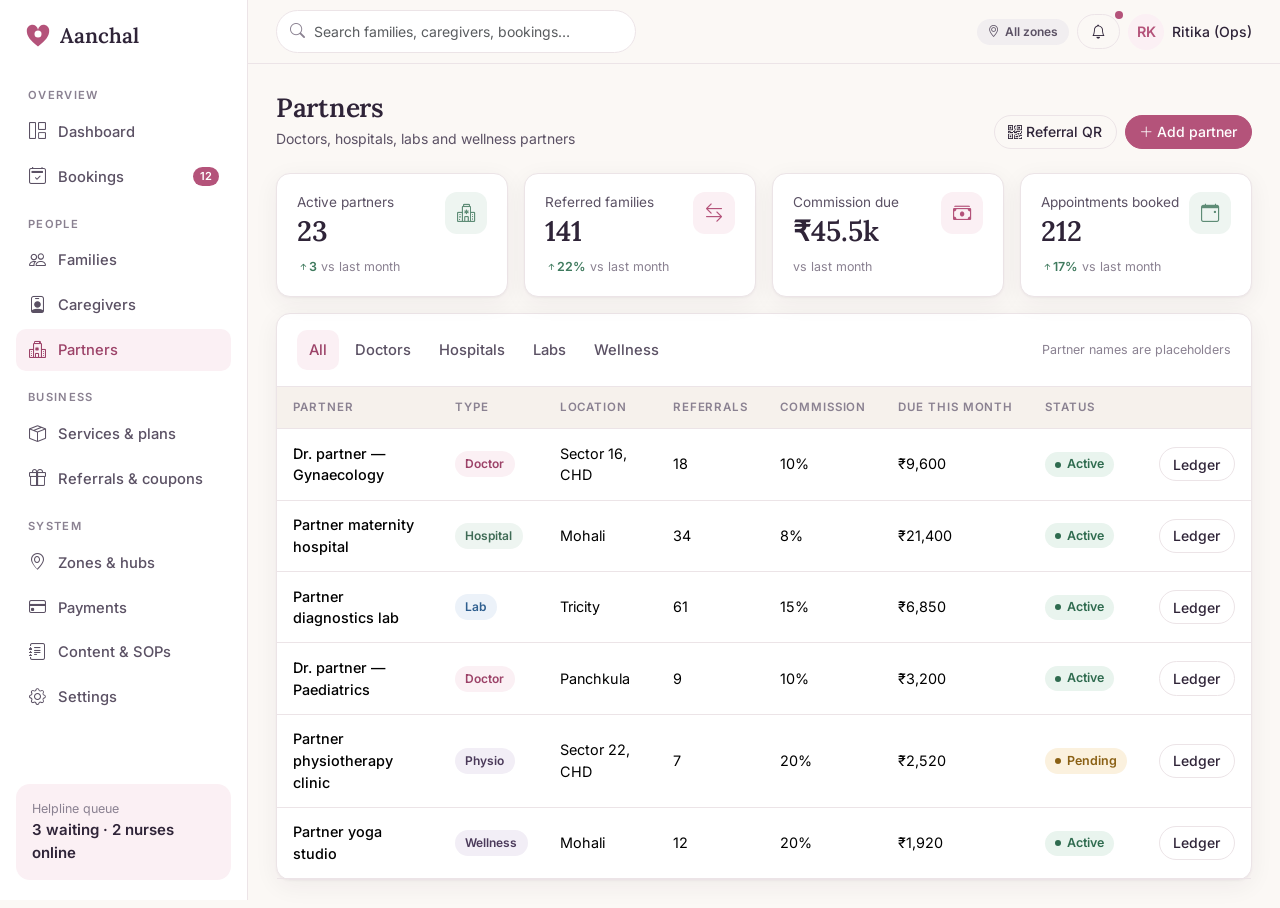
<file: templates/admin/partners.html>
<!doctype html>
<html lang="en">
<head>
<meta charset="utf-8">
<meta name="viewport" content="width=device-width, initial-scale=1">
<title>Partners · Aanchal Admin</title>
<link rel="preconnect" href="https://fonts.googleapis.com"><link rel="preconnect" href="https://fonts.gstatic.com" crossorigin>
<link href="https://fonts.googleapis.com/css2?family=Inter:wght@400;500;600;700&family=Lora:wght@500;600&display=swap" rel="stylesheet">
<link href="https://cdn.jsdelivr.net/npm/bootstrap@5.3.3/dist/css/bootstrap.min.css" rel="stylesheet">
<link href="https://cdn.jsdelivr.net/npm/bootstrap-icons@1.11.3/font/bootstrap-icons.min.css" rel="stylesheet">
<link href="../assets/css/theme.css" rel="stylesheet">
</head>
<body>
<div class="shell">
<aside class="sidebar"><a class="brand" href="../index.html"><svg viewBox="0 0 40 40"><path d="M20 35C9 27 4 20 4 13a8 8 0 0 1 16-2 8 8 0 0 1 16 2c0 7-5 14-16 22Z" fill="#b4537a"/><circle cx="20" cy="17" r="5" fill="#fff"/></svg>Aanchal</a>
<div class="side-label">Overview</div>
<a class="side-link" href="dashboard.html"><i class="bi bi-grid-1x2"></i>Dashboard</a>
<a class="side-link" href="bookings.html"><i class="bi bi-calendar2-check"></i>Bookings<span class="badge rounded-pill">12</span></a>
<div class="side-label">People</div>
<a class="side-link" href="customers.html"><i class="bi bi-people"></i>Families</a>
<a class="side-link" href="caregivers.html"><i class="bi bi-person-badge"></i>Caregivers</a>
<a class="side-link active" href="partners.html"><i class="bi bi-hospital"></i>Partners</a>
<div class="side-label">Business</div>
<a class="side-link" href="packages.html"><i class="bi bi-box-seam"></i>Services & plans</a>
<a class="side-link" href="referrals.html"><i class="bi bi-gift"></i>Referrals & coupons</a>
<div class="side-label">System</div>
<a class="side-link" href="#"><i class="bi bi-geo-alt"></i>Zones & hubs</a>
<a class="side-link" href="#"><i class="bi bi-credit-card"></i>Payments</a>
<a class="side-link" href="#"><i class="bi bi-journal-text"></i>Content & SOPs</a>
<a class="side-link" href="#"><i class="bi bi-gear"></i>Settings</a>
<div class="mt-auto pt-3"><div class="a-card-flat p-3 bg-rose-50 border-0"><div class="fs-xs text-muted-a">Helpline queue</div><div class="fw-semibold">3 waiting · 2 nurses online</div></div></div></aside><div class="offcanvas-backdrop-a"></div>
<div class="main">
<header class="topbar">
  <button class="btn btn-ghost btn-sm sidebar-toggle" data-toggle-sidebar aria-label="Menu"><i class="bi bi-list"></i></button>
  <div class="search"><i class="bi bi-search"></i><input class="form-control form-control-sm" placeholder="Search families, caregivers, bookings…"></div>
  <div class="ms-auto d-flex align-items-center gap-2">
    <span class="chip grey d-none d-md-inline-flex"><i class="bi bi-geo-alt"></i>All zones</span>
    <button class="btn btn-ghost btn-sm position-relative" aria-label="Notifications"><i class="bi bi-bell"></i><span class="position-absolute top-0 start-100 translate-middle p-1 rounded-circle" style="background:#b4537a"></span></button>
    <div class="d-flex align-items-center gap-2"><span class="avatar bg-rose-50 text-rose" style="width:36px;height:36px">RK</span><span class="fs-sm fw-medium d-none d-sm-inline">Ritika (Ops)</span></div>
  </div>
</header>
<main class="content">
<div class="page-head"><div><h1>Partners</h1><div class="text-ink-2 fs-sm mt-1">Doctors, hospitals, labs and wellness partners</div></div><div class="d-flex flex-wrap gap-2"><button class="btn btn-ghost btn-sm"><i class="bi bi-qr-code"></i> Referral QR</button><button class="btn btn-primary btn-sm"><i class="bi bi-plus-lg"></i> Add partner</button></div></div><div class="row g-3 mb-3"><div class="col-6 col-xl-3"><div class="a-card kpi h-100"><div class="d-flex justify-content-between align-items-start"><div><div class="l mb-1">Active partners</div><div class="v">23</div></div><span class="icon-badge bg-sage-50 text-sage"><i class="bi bi-hospital"></i></span></div><div class="mt-2"><span class="delta up"><i class="bi bi-arrow-up-short"></i>3</span> <span class="fs-xs text-muted-a">vs last month</span></div></div></div><div class="col-6 col-xl-3"><div class="a-card kpi h-100"><div class="d-flex justify-content-between align-items-start"><div><div class="l mb-1">Referred families</div><div class="v">141</div></div><span class="icon-badge bg-rose-50 text-rose"><i class="bi bi-arrow-left-right"></i></span></div><div class="mt-2"><span class="delta up"><i class="bi bi-arrow-up-short"></i>22%</span> <span class="fs-xs text-muted-a">vs last month</span></div></div></div><div class="col-6 col-xl-3"><div class="a-card kpi h-100"><div class="d-flex justify-content-between align-items-start"><div><div class="l mb-1">Commission due</div><div class="v">₹45.5k</div></div><span class="icon-badge bg-rose-50 text-rose"><i class="bi bi-cash-stack"></i></span></div><div class="mt-2"> <span class="fs-xs text-muted-a">vs last month</span></div></div></div><div class="col-6 col-xl-3"><div class="a-card kpi h-100"><div class="d-flex justify-content-between align-items-start"><div><div class="l mb-1">Appointments booked</div><div class="v">212</div></div><span class="icon-badge bg-sage-50 text-sage"><i class="bi bi-calendar-event"></i></span></div><div class="mt-2"><span class="delta up"><i class="bi bi-arrow-up-short"></i>17%</span> <span class="fs-xs text-muted-a">vs last month</span></div></div></div></div><div class="a-card"><div class="a-card-h flex-wrap gap-2"><ul class="nav nav-pills gap-1 fs-sm"><li><a class="side-link active mb-0" href="#">All</a></li><li><a class="side-link mb-0" href="#">Doctors</a></li><li><a class="side-link mb-0" href="#">Hospitals</a></li><li><a class="side-link mb-0" href="#">Labs</a></li><li><a class="side-link mb-0" href="#">Wellness</a></li></ul><span class="fs-xs text-muted-a">Partner names are placeholders</span></div><div class="table-responsive"><table class="table table-a"><thead><tr><th>Partner</th><th>Type</th><th>Location</th><th>Referrals</th><th>Commission</th><th>Due this month</th><th>Status</th><th></th></tr></thead><tbody><tr><td class="fw-medium">Dr. partner — Gynaecology</td><td><span class="chip ">Doctor</span></td><td>Sector 16, CHD</td><td>18</td><td>10%</td><td>₹9,600</td><td><span class="status ok">Active</span></td><td class="text-end"><button class="btn btn-ghost btn-sm">Ledger</button></td></tr><tr><td class="fw-medium">Partner maternity hospital</td><td><span class="chip sage">Hospital</span></td><td>Mohali</td><td>34</td><td>8%</td><td>₹21,400</td><td><span class="status ok">Active</span></td><td class="text-end"><button class="btn btn-ghost btn-sm">Ledger</button></td></tr><tr><td class="fw-medium">Partner diagnostics lab</td><td><span class="chip sky">Lab</span></td><td>Tricity</td><td>61</td><td>15%</td><td>₹6,850</td><td><span class="status ok">Active</span></td><td class="text-end"><button class="btn btn-ghost btn-sm">Ledger</button></td></tr><tr><td class="fw-medium">Dr. partner — Paediatrics</td><td><span class="chip ">Doctor</span></td><td>Panchkula</td><td>9</td><td>10%</td><td>₹3,200</td><td><span class="status ok">Active</span></td><td class="text-end"><button class="btn btn-ghost btn-sm">Ledger</button></td></tr><tr><td class="fw-medium">Partner physiotherapy clinic</td><td><span class="chip plum">Physio</span></td><td>Sector 22, CHD</td><td>7</td><td>20%</td><td>₹2,520</td><td><span class="status warn">Pending</span></td><td class="text-end"><button class="btn btn-ghost btn-sm">Ledger</button></td></tr><tr><td class="fw-medium">Partner yoga studio</td><td><span class="chip plum">Wellness</span></td><td>Mohali</td><td>12</td><td>20%</td><td>₹1,920</td><td><span class="status ok">Active</span></td><td class="text-end"><button class="btn btn-ghost btn-sm">Ledger</button></td></tr></tbody></table></div></div>
</main>
</div>
</div>
<script src="https://cdn.jsdelivr.net/npm/bootstrap@5.3.3/dist/js/bootstrap.bundle.min.js"></script>

<script src="../assets/js/app.js"></script>
</body>
</html>
</file>
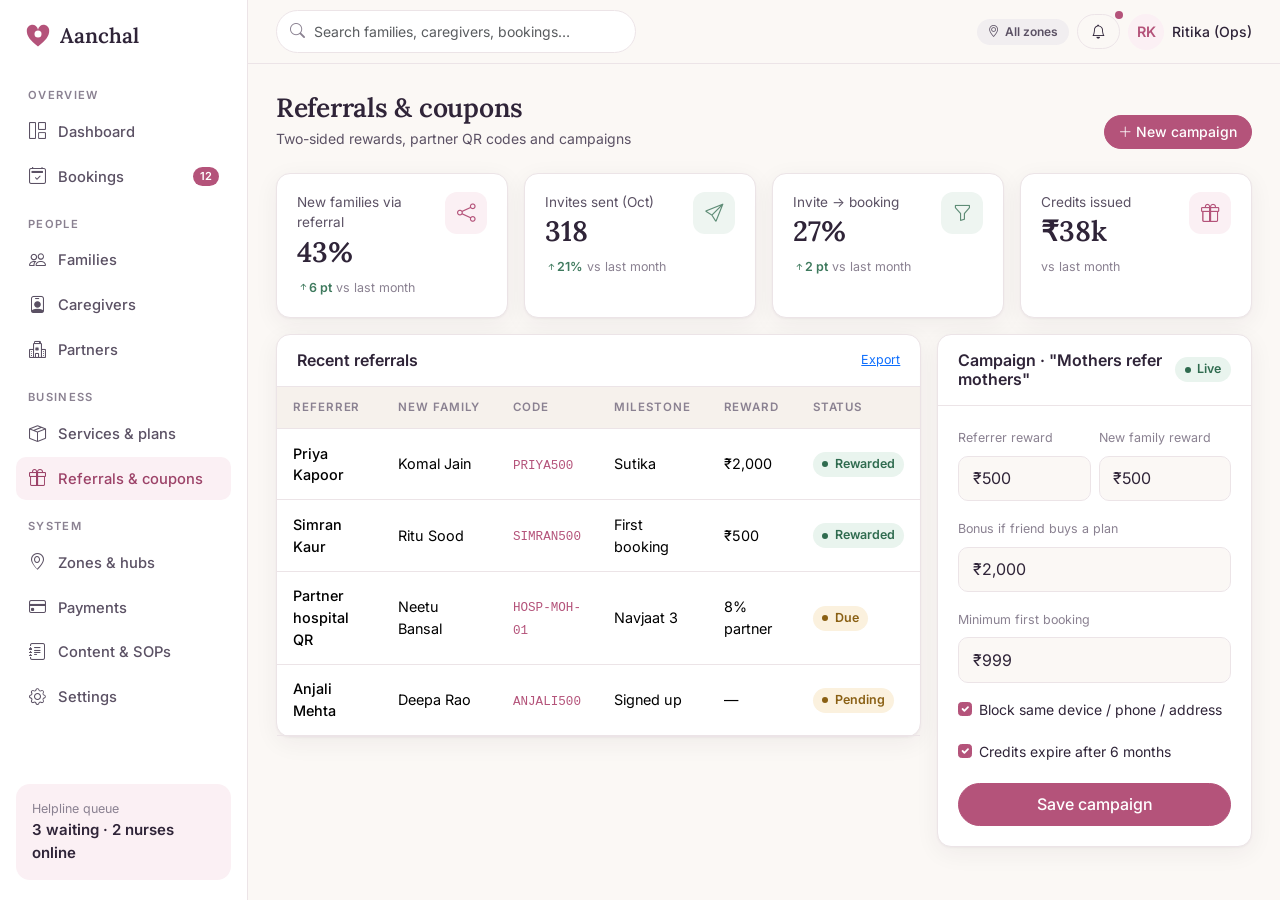
<file: templates/admin/referrals.html>
<!doctype html>
<html lang="en">
<head>
<meta charset="utf-8">
<meta name="viewport" content="width=device-width, initial-scale=1">
<title>Referrals · Aanchal Admin</title>
<link rel="preconnect" href="https://fonts.googleapis.com"><link rel="preconnect" href="https://fonts.gstatic.com" crossorigin>
<link href="https://fonts.googleapis.com/css2?family=Inter:wght@400;500;600;700&family=Lora:wght@500;600&display=swap" rel="stylesheet">
<link href="https://cdn.jsdelivr.net/npm/bootstrap@5.3.3/dist/css/bootstrap.min.css" rel="stylesheet">
<link href="https://cdn.jsdelivr.net/npm/bootstrap-icons@1.11.3/font/bootstrap-icons.min.css" rel="stylesheet">
<link href="../assets/css/theme.css" rel="stylesheet">
</head>
<body>
<div class="shell">
<aside class="sidebar"><a class="brand" href="../index.html"><svg viewBox="0 0 40 40"><path d="M20 35C9 27 4 20 4 13a8 8 0 0 1 16-2 8 8 0 0 1 16 2c0 7-5 14-16 22Z" fill="#b4537a"/><circle cx="20" cy="17" r="5" fill="#fff"/></svg>Aanchal</a>
<div class="side-label">Overview</div>
<a class="side-link" href="dashboard.html"><i class="bi bi-grid-1x2"></i>Dashboard</a>
<a class="side-link" href="bookings.html"><i class="bi bi-calendar2-check"></i>Bookings<span class="badge rounded-pill">12</span></a>
<div class="side-label">People</div>
<a class="side-link" href="customers.html"><i class="bi bi-people"></i>Families</a>
<a class="side-link" href="caregivers.html"><i class="bi bi-person-badge"></i>Caregivers</a>
<a class="side-link" href="partners.html"><i class="bi bi-hospital"></i>Partners</a>
<div class="side-label">Business</div>
<a class="side-link" href="packages.html"><i class="bi bi-box-seam"></i>Services & plans</a>
<a class="side-link active" href="referrals.html"><i class="bi bi-gift"></i>Referrals & coupons</a>
<div class="side-label">System</div>
<a class="side-link" href="#"><i class="bi bi-geo-alt"></i>Zones & hubs</a>
<a class="side-link" href="#"><i class="bi bi-credit-card"></i>Payments</a>
<a class="side-link" href="#"><i class="bi bi-journal-text"></i>Content & SOPs</a>
<a class="side-link" href="#"><i class="bi bi-gear"></i>Settings</a>
<div class="mt-auto pt-3"><div class="a-card-flat p-3 bg-rose-50 border-0"><div class="fs-xs text-muted-a">Helpline queue</div><div class="fw-semibold">3 waiting · 2 nurses online</div></div></div></aside><div class="offcanvas-backdrop-a"></div>
<div class="main">
<header class="topbar">
  <button class="btn btn-ghost btn-sm sidebar-toggle" data-toggle-sidebar aria-label="Menu"><i class="bi bi-list"></i></button>
  <div class="search"><i class="bi bi-search"></i><input class="form-control form-control-sm" placeholder="Search families, caregivers, bookings…"></div>
  <div class="ms-auto d-flex align-items-center gap-2">
    <span class="chip grey d-none d-md-inline-flex"><i class="bi bi-geo-alt"></i>All zones</span>
    <button class="btn btn-ghost btn-sm position-relative" aria-label="Notifications"><i class="bi bi-bell"></i><span class="position-absolute top-0 start-100 translate-middle p-1 rounded-circle" style="background:#b4537a"></span></button>
    <div class="d-flex align-items-center gap-2"><span class="avatar bg-rose-50 text-rose" style="width:36px;height:36px">RK</span><span class="fs-sm fw-medium d-none d-sm-inline">Ritika (Ops)</span></div>
  </div>
</header>
<main class="content">
<div class="page-head"><div><h1>Referrals &amp; coupons</h1><div class="text-ink-2 fs-sm mt-1">Two-sided rewards, partner QR codes and campaigns</div></div><div class="d-flex flex-wrap gap-2"><button class="btn btn-primary btn-sm"><i class="bi bi-plus-lg"></i> New campaign</button></div></div><div class="row g-3 mb-3"><div class="col-6 col-xl-3"><div class="a-card kpi h-100"><div class="d-flex justify-content-between align-items-start"><div><div class="l mb-1">New families via referral</div><div class="v">43%</div></div><span class="icon-badge bg-rose-50 text-rose"><i class="bi bi-share"></i></span></div><div class="mt-2"><span class="delta up"><i class="bi bi-arrow-up-short"></i>6 pt</span> <span class="fs-xs text-muted-a">vs last month</span></div></div></div><div class="col-6 col-xl-3"><div class="a-card kpi h-100"><div class="d-flex justify-content-between align-items-start"><div><div class="l mb-1">Invites sent (Oct)</div><div class="v">318</div></div><span class="icon-badge bg-sage-50 text-sage"><i class="bi bi-send"></i></span></div><div class="mt-2"><span class="delta up"><i class="bi bi-arrow-up-short"></i>21%</span> <span class="fs-xs text-muted-a">vs last month</span></div></div></div><div class="col-6 col-xl-3"><div class="a-card kpi h-100"><div class="d-flex justify-content-between align-items-start"><div><div class="l mb-1">Invite → booking</div><div class="v">27%</div></div><span class="icon-badge bg-sage-50 text-sage"><i class="bi bi-funnel"></i></span></div><div class="mt-2"><span class="delta up"><i class="bi bi-arrow-up-short"></i>2 pt</span> <span class="fs-xs text-muted-a">vs last month</span></div></div></div><div class="col-6 col-xl-3"><div class="a-card kpi h-100"><div class="d-flex justify-content-between align-items-start"><div><div class="l mb-1">Credits issued</div><div class="v">₹38k</div></div><span class="icon-badge bg-rose-50 text-rose"><i class="bi bi-gift"></i></span></div><div class="mt-2"> <span class="fs-xs text-muted-a">vs last month</span></div></div></div></div><div class="row g-3"><div class="col-xl-8"><div class="a-card"><div class="a-card-h"><h6 class="mb-0">Recent referrals</h6><a href="#" class="fs-xs">Export</a></div><div class="table-responsive"><table class="table table-a"><thead><tr><th>Referrer</th><th>New family</th><th>Code</th><th>Milestone</th><th>Reward</th><th>Status</th></tr></thead><tbody><tr><td class="fw-medium">Priya Kapoor</td><td>Komal Jain</td><td><code class="text-rose">PRIYA500</code></td><td>Sutika</td><td>₹2,000</td><td><span class="status ok">Rewarded</span></td></tr><tr><td class="fw-medium">Simran Kaur</td><td>Ritu Sood</td><td><code class="text-rose">SIMRAN500</code></td><td>First booking</td><td>₹500</td><td><span class="status ok">Rewarded</span></td></tr><tr><td class="fw-medium">Partner hospital QR</td><td>Neetu Bansal</td><td><code class="text-rose">HOSP-MOH-01</code></td><td>Navjaat 3</td><td>8% partner</td><td><span class="status warn">Due</span></td></tr><tr><td class="fw-medium">Anjali Mehta</td><td>Deepa Rao</td><td><code class="text-rose">ANJALI500</code></td><td>Signed up</td><td>—</td><td><span class="status warn">Pending</span></td></tr></tbody></table></div></div></div>
<div class="col-xl-4"><div class="a-card"><div class="a-card-h"><h6 class="mb-0">Campaign · "Mothers refer mothers"</h6><span class="status ok">Live</span></div><div class="a-card-b">
<form class="vstack gap-3 fs-sm" onsubmit="return false">
<div class="row g-2"><div class="col-6"><label class="form-label fs-xs text-muted-a">Referrer reward</label><input class="form-control" value="₹500"></div><div class="col-6"><label class="form-label fs-xs text-muted-a">New family reward</label><input class="form-control" value="₹500"></div></div>
<div><label class="form-label fs-xs text-muted-a">Bonus if friend buys a plan</label><input class="form-control" value="₹2,000"></div>
<div><label class="form-label fs-xs text-muted-a">Minimum first booking</label><input class="form-control" value="₹999"></div>
<div class="form-check"><input class="form-check-input" type="checkbox" checked id="fr"><label class="form-check-label" for="fr">Block same device / phone / address</label></div>
<div class="form-check"><input class="form-check-input" type="checkbox" checked id="ex"><label class="form-check-label" for="ex">Credits expire after 6 months</label></div>
<button class="btn btn-primary">Save campaign</button></form></div></div></div></div>
</main>
</div>
</div>
<script src="https://cdn.jsdelivr.net/npm/bootstrap@5.3.3/dist/js/bootstrap.bundle.min.js"></script>

<script src="../assets/js/app.js"></script>
</body>
</html>
</file>
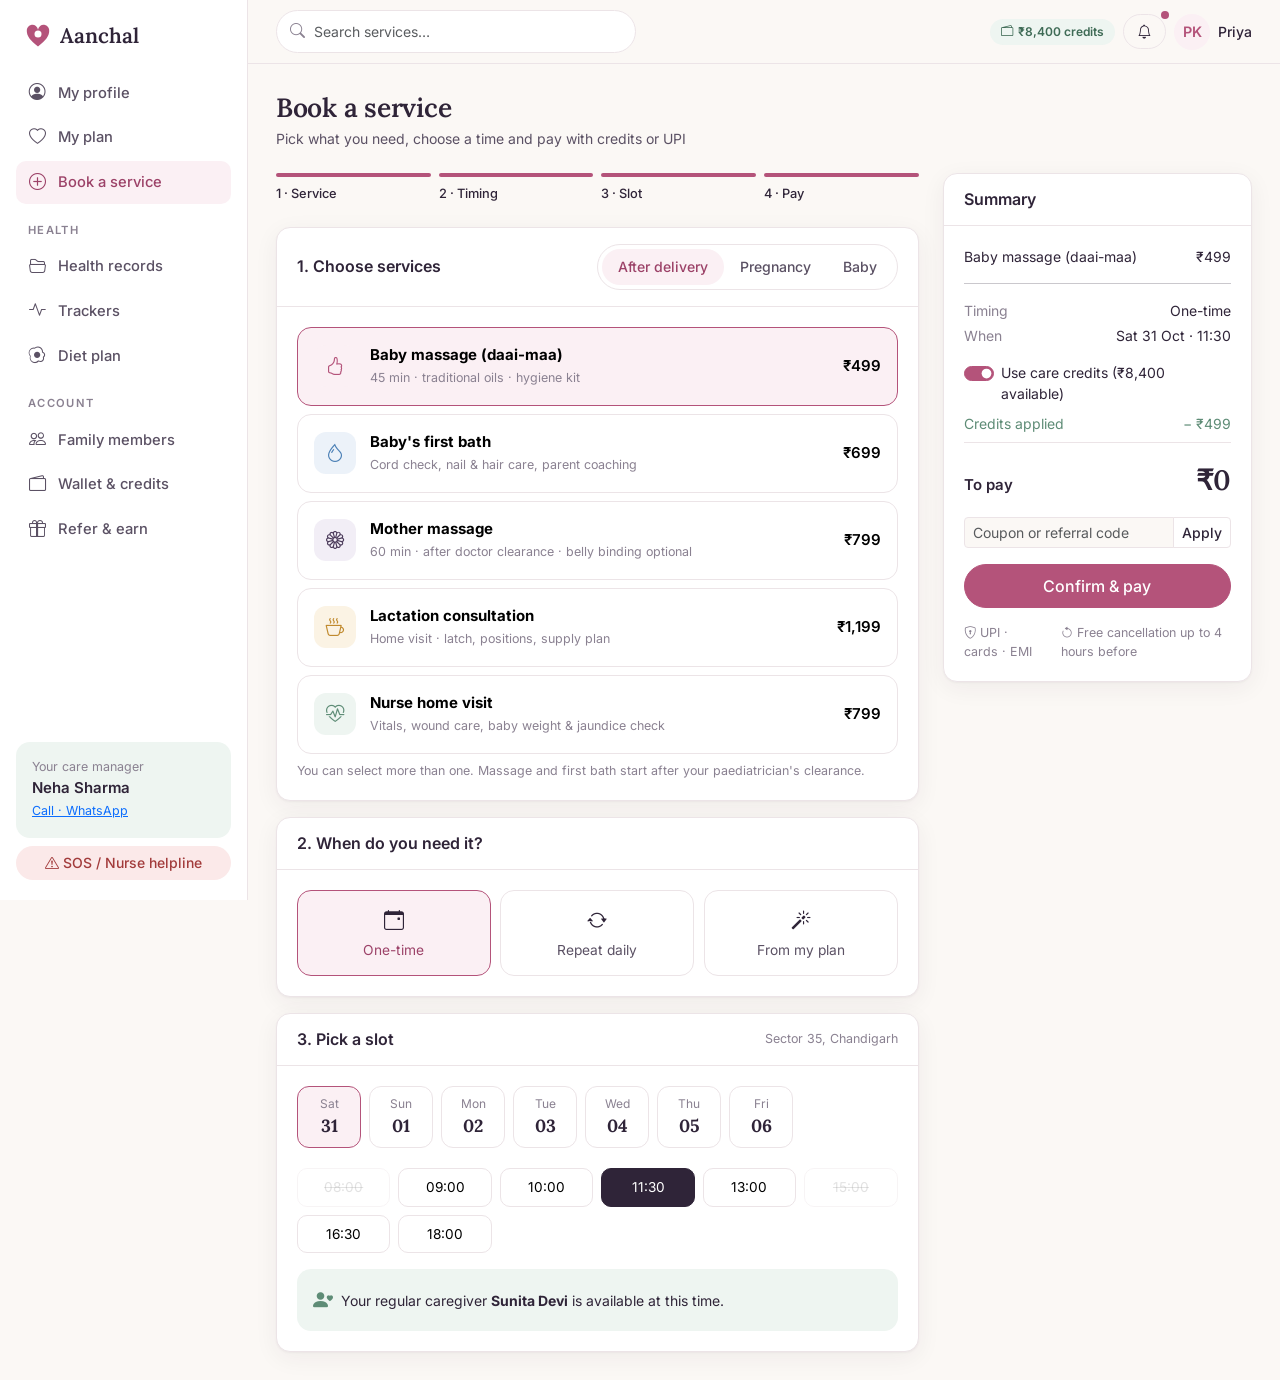
<file: templates/user/book.html>
<!doctype html>
<html lang="en">
<head>
<meta charset="utf-8">
<meta name="viewport" content="width=device-width, initial-scale=1">
<title>Book a service · Aanchal User</title>
<link rel="preconnect" href="https://fonts.googleapis.com"><link rel="preconnect" href="https://fonts.gstatic.com" crossorigin>
<link href="https://fonts.googleapis.com/css2?family=Inter:wght@400;500;600;700&family=Lora:wght@500;600&display=swap" rel="stylesheet">
<link href="https://cdn.jsdelivr.net/npm/bootstrap@5.3.3/dist/css/bootstrap.min.css" rel="stylesheet">
<link href="https://cdn.jsdelivr.net/npm/bootstrap-icons@1.11.3/font/bootstrap-icons.min.css" rel="stylesheet">
<link href="../assets/css/theme.css" rel="stylesheet">
</head>
<body>
<div class="shell">
<aside class="sidebar"><a class="brand" href="../index.html"><svg viewBox="0 0 40 40"><path d="M20 35C9 27 4 20 4 13a8 8 0 0 1 16-2 8 8 0 0 1 16 2c0 7-5 14-16 22Z" fill="#b4537a"/><circle cx="20" cy="17" r="5" fill="#fff"/></svg>Aanchal</a>
<a class="side-link" href="profile.html"><i class="bi bi-person-circle"></i>My profile</a>
<a class="side-link" href="my-plan.html"><i class="bi bi-heart"></i>My plan</a>
<a class="side-link active" href="book.html"><i class="bi bi-plus-circle"></i>Book a service</a>
<div class="side-label">Health</div>
<a class="side-link" href="#"><i class="bi bi-folder2-open"></i>Health records</a>
<a class="side-link" href="#"><i class="bi bi-activity"></i>Trackers</a>
<a class="side-link" href="#"><i class="bi bi-egg-fried"></i>Diet plan</a>
<div class="side-label">Account</div>
<a class="side-link" href="#"><i class="bi bi-people"></i>Family members</a>
<a class="side-link" href="#"><i class="bi bi-wallet2"></i>Wallet & credits</a>
<a class="side-link" href="#"><i class="bi bi-gift"></i>Refer & earn</a>
<div class="mt-auto pt-3"><div class="a-card-flat p-3 bg-sage-50 border-0"><div class="fs-xs text-muted-a">Your care manager</div><div class="fw-semibold">Neha Sharma</div><a href="#" class="fs-xs">Call · WhatsApp</a></div><button class="btn btn-sm w-100 mt-2" style="background:#fbe9e9;color:#a23b3b"><i class="bi bi-exclamation-triangle"></i> SOS / Nurse helpline</button></div></aside><div class="offcanvas-backdrop-a"></div>
<div class="main">
<header class="topbar">
  <button class="btn btn-ghost btn-sm sidebar-toggle" data-toggle-sidebar aria-label="Menu"><i class="bi bi-list"></i></button>
  <div class="search"><i class="bi bi-search"></i><input class="form-control form-control-sm" placeholder="Search services…"></div>
  <div class="ms-auto d-flex align-items-center gap-2">
    <span class="chip sage d-none d-md-inline-flex"><i class="bi bi-wallet2"></i>₹8,400 credits</span>
    <button class="btn btn-ghost btn-sm position-relative" aria-label="Notifications"><i class="bi bi-bell"></i><span class="position-absolute top-0 start-100 translate-middle p-1 rounded-circle" style="background:#b4537a"></span></button>
    <div class="d-flex align-items-center gap-2"><span class="avatar bg-rose-50 text-rose" style="width:36px;height:36px">PK</span><span class="fs-sm fw-medium d-none d-sm-inline">Priya</span></div>
  </div>
</header>
<main class="content">
<div class="page-head"><div><h1>Book a service</h1><div class="text-ink-2 fs-sm mt-1">Pick what you need, choose a time and pay with credits or UPI</div></div><div class="d-flex flex-wrap gap-2"></div></div><div id="bookFlow" class="row g-4">
<div class="col-lg-8">
<div class="stepper"><div class="s on">1 · Service</div><div class="s">2 · Timing</div><div class="s">3 · Slot</div><div class="s">4 · Pay</div></div>
<div class="a-card mb-3"><div class="a-card-h flex-wrap gap-2"><h6 class="mb-0">1. Choose services</h6><div class="seg" data-select-group data-cls="active"><button class="active" data-option>After delivery</button><button data-option>Pregnancy</button><button data-option>Baby</button></div></div>
<div class="a-card-b"><div class="vstack gap-2" data-select-group data-multi><button class="svc-opt sel" data-option data-name="Baby massage (daai-maa)" data-price="499"><span class="icon-badge bg-rose-50" style="color:var(--a-rose)"><i class="bi bi-hand-thumbs-up"></i></span><span><b class="d-block">Baby massage (daai-maa)</b><span class="fs-xs text-muted-a">45 min · traditional oils · hygiene kit</span></span><span class="price">₹499</span></button><button class="svc-opt" data-option data-name="Baby's first bath" data-price="699"><span class="icon-badge bg-sky-50" style="color:var(--a-sky)"><i class="bi bi-droplet"></i></span><span><b class="d-block">Baby's first bath</b><span class="fs-xs text-muted-a">Cord check, nail &amp; hair care, parent coaching</span></span><span class="price">₹699</span></button><button class="svc-opt" data-option data-name="Mother massage" data-price="799"><span class="icon-badge bg-plum-50" style="color:var(--a-plum)"><i class="bi bi-flower1"></i></span><span><b class="d-block">Mother massage</b><span class="fs-xs text-muted-a">60 min · after doctor clearance · belly binding optional</span></span><span class="price">₹799</span></button><button class="svc-opt" data-option data-name="Lactation consultation" data-price="1199"><span class="icon-badge bg-gold-50" style="color:var(--a-gold)"><i class="bi bi-cup-hot"></i></span><span><b class="d-block">Lactation consultation</b><span class="fs-xs text-muted-a">Home visit · latch, positions, supply plan</span></span><span class="price">₹1,199</span></button><button class="svc-opt" data-option data-name="Nurse home visit" data-price="799"><span class="icon-badge bg-sage-50" style="color:var(--a-sage)"><i class="bi bi-heart-pulse"></i></span><span><b class="d-block">Nurse home visit</b><span class="fs-xs text-muted-a">Vitals, wound care, baby weight &amp; jaundice check</span></span><span class="price">₹799</span></button></div><p class="fs-xs text-muted-a mt-2 mb-0">You can select more than one. Massage and first bath start after your paediatrician's clearance.</p></div></div>
<div class="a-card mb-3"><div class="a-card-h"><h6 class="mb-0">2. When do you need it?</h6></div><div class="a-card-b">
<div class="timing" data-select-group>
<button data-option data-label="One-time" class="sel"><i class="bi bi-calendar-event"></i>One-time</button>
<button data-option data-label="Repeat daily"><i class="bi bi-arrow-repeat"></i>Repeat daily</button>
<button data-option data-label="Plan schedule"><i class="bi bi-magic"></i>From my plan</button>
</div></div></div>
<div class="a-card"><div class="a-card-h"><h6 class="mb-0">3. Pick a slot</h6><span class="fs-xs text-muted-a">Sector 35, Chandigarh</span></div><div class="a-card-b">
<div class="days mb-3" data-select-group>
<button data-option data-label="Sat 31 Oct" class="sel">Sat<b>31</b></button><button data-option data-label="Sun 1 Nov">Sun<b>01</b></button><button data-option data-label="Mon 2 Nov">Mon<b>02</b></button><button data-option data-label="Tue 3 Nov">Tue<b>03</b></button><button data-option data-label="Wed 4 Nov">Wed<b>04</b></button><button data-option data-label="Thu 5 Nov">Thu<b>05</b></button><button data-option data-label="Fri 6 Nov">Fri<b>06</b></button>
</div>
<div class="slots" data-select-group>
<button data-option disabled>08:00</button><button data-option>09:00</button><button data-option>10:00</button><button data-option class="sel">11:30</button><button data-option>13:00</button><button data-option disabled>15:00</button><button data-option>16:30</button><button data-option>18:00</button>
</div>
<div class="d-flex align-items-center gap-2 mt-3 p-3 rounded-3 bg-sage-50 fs-sm"><i class="bi bi-person-heart text-sage fs-5"></i><span>Your regular caregiver <b>Sunita Devi</b> is available at this time.</span></div>
</div></div>
</div>
<div class="col-lg-4"><div class="a-card summary-sticky"><div class="a-card-h"><h6 class="mb-0">Summary</h6></div><div class="a-card-b">
<div id="sumList"></div>
<hr class="my-3">
<div class="d-flex justify-content-between fs-sm mb-1"><span class="text-muted-a">Timing</span><span id="sumTiming">—</span></div>
<div class="d-flex justify-content-between fs-sm mb-3"><span class="text-muted-a">When</span><span id="sumWhen" class="text-end">—</span></div>
<div class="form-check form-switch mb-2"><input class="form-check-input" type="checkbox" id="useCredits" checked><label class="form-check-label fs-sm" for="useCredits">Use care credits (₹8,400 available)</label></div>
<div class="d-flex justify-content-between fs-sm text-sage mb-2"><span>Credits applied</span><span id="sumCredit">—</span></div>
<div class="d-flex justify-content-between align-items-baseline border-top pt-3"><span class="fw-semibold">To pay</span><span class="serif fs-3 fw-semibold" id="sumTotal">₹0</span></div>
<div class="input-group input-group-sm my-3"><input class="form-control" placeholder="Coupon or referral code" aria-label="Coupon"><button class="btn btn-ghost">Apply</button></div>
<button class="btn btn-primary w-100">Confirm &amp; pay</button>
<div class="d-flex justify-content-center gap-3 mt-3 fs-xs text-muted-a"><span><i class="bi bi-shield-lock"></i> UPI · cards · EMI</span><span><i class="bi bi-arrow-counterclockwise"></i> Free cancellation up to 4 hours before</span></div>
</div></div></div>
</div>
</main>
</div>
</div>
<script src="https://cdn.jsdelivr.net/npm/bootstrap@5.3.3/dist/js/bootstrap.bundle.min.js"></script>

<script src="../assets/js/app.js"></script>
</body>
</html>
</file>
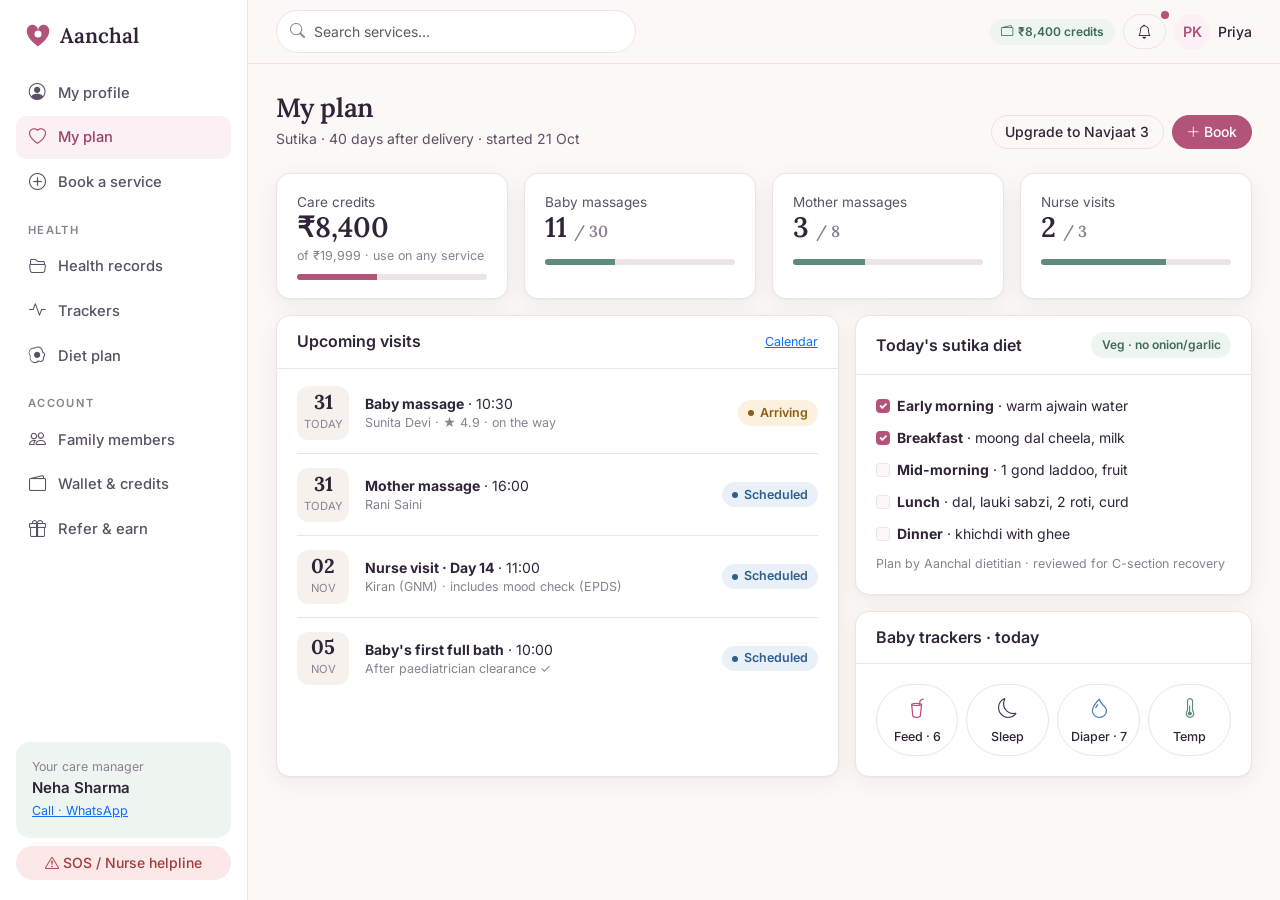
<file: templates/user/my-plan.html>
<!doctype html>
<html lang="en">
<head>
<meta charset="utf-8">
<meta name="viewport" content="width=device-width, initial-scale=1">
<title>My plan · Aanchal User</title>
<link rel="preconnect" href="https://fonts.googleapis.com"><link rel="preconnect" href="https://fonts.gstatic.com" crossorigin>
<link href="https://fonts.googleapis.com/css2?family=Inter:wght@400;500;600;700&family=Lora:wght@500;600&display=swap" rel="stylesheet">
<link href="https://cdn.jsdelivr.net/npm/bootstrap@5.3.3/dist/css/bootstrap.min.css" rel="stylesheet">
<link href="https://cdn.jsdelivr.net/npm/bootstrap-icons@1.11.3/font/bootstrap-icons.min.css" rel="stylesheet">
<link href="../assets/css/theme.css" rel="stylesheet">
</head>
<body>
<div class="shell">
<aside class="sidebar"><a class="brand" href="../index.html"><svg viewBox="0 0 40 40"><path d="M20 35C9 27 4 20 4 13a8 8 0 0 1 16-2 8 8 0 0 1 16 2c0 7-5 14-16 22Z" fill="#b4537a"/><circle cx="20" cy="17" r="5" fill="#fff"/></svg>Aanchal</a>
<a class="side-link" href="profile.html"><i class="bi bi-person-circle"></i>My profile</a>
<a class="side-link active" href="my-plan.html"><i class="bi bi-heart"></i>My plan</a>
<a class="side-link" href="book.html"><i class="bi bi-plus-circle"></i>Book a service</a>
<div class="side-label">Health</div>
<a class="side-link" href="#"><i class="bi bi-folder2-open"></i>Health records</a>
<a class="side-link" href="#"><i class="bi bi-activity"></i>Trackers</a>
<a class="side-link" href="#"><i class="bi bi-egg-fried"></i>Diet plan</a>
<div class="side-label">Account</div>
<a class="side-link" href="#"><i class="bi bi-people"></i>Family members</a>
<a class="side-link" href="#"><i class="bi bi-wallet2"></i>Wallet & credits</a>
<a class="side-link" href="#"><i class="bi bi-gift"></i>Refer & earn</a>
<div class="mt-auto pt-3"><div class="a-card-flat p-3 bg-sage-50 border-0"><div class="fs-xs text-muted-a">Your care manager</div><div class="fw-semibold">Neha Sharma</div><a href="#" class="fs-xs">Call · WhatsApp</a></div><button class="btn btn-sm w-100 mt-2" style="background:#fbe9e9;color:#a23b3b"><i class="bi bi-exclamation-triangle"></i> SOS / Nurse helpline</button></div></aside><div class="offcanvas-backdrop-a"></div>
<div class="main">
<header class="topbar">
  <button class="btn btn-ghost btn-sm sidebar-toggle" data-toggle-sidebar aria-label="Menu"><i class="bi bi-list"></i></button>
  <div class="search"><i class="bi bi-search"></i><input class="form-control form-control-sm" placeholder="Search services…"></div>
  <div class="ms-auto d-flex align-items-center gap-2">
    <span class="chip sage d-none d-md-inline-flex"><i class="bi bi-wallet2"></i>₹8,400 credits</span>
    <button class="btn btn-ghost btn-sm position-relative" aria-label="Notifications"><i class="bi bi-bell"></i><span class="position-absolute top-0 start-100 translate-middle p-1 rounded-circle" style="background:#b4537a"></span></button>
    <div class="d-flex align-items-center gap-2"><span class="avatar bg-rose-50 text-rose" style="width:36px;height:36px">PK</span><span class="fs-sm fw-medium d-none d-sm-inline">Priya</span></div>
  </div>
</header>
<main class="content">
<div class="page-head"><div><h1>My plan</h1><div class="text-ink-2 fs-sm mt-1">Sutika · 40 days after delivery · started 21 Oct</div></div><div class="d-flex flex-wrap gap-2"><a href="#" class="btn btn-ghost btn-sm">Upgrade to Navjaat 3</a><a href="book.html" class="btn btn-primary btn-sm"><i class="bi bi-plus-lg"></i> Book</a></div></div><div class="row g-3 mb-3">
<div class="col-md-6 col-xl-3"><div class="a-card kpi h-100"><div class="l">Care credits</div><div class="v">₹8,400</div><div class="fs-xs text-muted-a mt-1">of ₹19,999 · use on any service</div><div class="progress mt-2"><div class="progress-bar" style="width:42%"></div></div></div></div>
<div class="col-md-6 col-xl-3"><div class="a-card kpi h-100"><div class="l">Baby massages</div><div class="v">11 <span class="fs-6 text-muted-a">/ 30</span></div><div class="progress mt-3"><div class="progress-bar sage" style="width:37%"></div></div></div></div>
<div class="col-md-6 col-xl-3"><div class="a-card kpi h-100"><div class="l">Mother massages</div><div class="v">3 <span class="fs-6 text-muted-a">/ 8</span></div><div class="progress mt-3"><div class="progress-bar sage" style="width:38%"></div></div></div></div>
<div class="col-md-6 col-xl-3"><div class="a-card kpi h-100"><div class="l">Nurse visits</div><div class="v">2 <span class="fs-6 text-muted-a">/ 3</span></div><div class="progress mt-3"><div class="progress-bar sage" style="width:66%"></div></div></div></div>
</div>
<div class="row g-3">
<div class="col-xl-7"><div class="a-card h-100"><div class="a-card-h"><h6 class="mb-0">Upcoming visits</h6><a href="#" class="fs-xs">Calendar</a></div><div class="a-card-b pt-1">
<div class="visit"><div class="date"><b>31</b><span>Today</span></div><div class="fs-sm flex-grow-1"><b>Baby massage</b> · 10:30<div class="fs-xs text-muted-a">Sunita Devi · ★ 4.9 · on the way</div></div><span class="status warn">Arriving</span></div>
<div class="visit"><div class="date"><b>31</b><span>Today</span></div><div class="fs-sm flex-grow-1"><b>Mother massage</b> · 16:00<div class="fs-xs text-muted-a">Rani Saini</div></div><span class="status info">Scheduled</span></div>
<div class="visit"><div class="date"><b>02</b><span>Nov</span></div><div class="fs-sm flex-grow-1"><b>Nurse visit · Day 14</b> · 11:00<div class="fs-xs text-muted-a">Kiran (GNM) · includes mood check (EPDS)</div></div><span class="status info">Scheduled</span></div>
<div class="visit"><div class="date"><b>05</b><span>Nov</span></div><div class="fs-sm flex-grow-1"><b>Baby's first full bath</b> · 10:00<div class="fs-xs text-muted-a">After paediatrician clearance ✓</div></div><span class="status info">Scheduled</span></div>
</div></div></div>
<div class="col-xl-5"><div class="a-card mb-3"><div class="a-card-h"><h6 class="mb-0">Today's sutika diet</h6><span class="chip sage">Veg · no onion/garlic</span></div><div class="a-card-b fs-sm">
<div class="form-check mb-2"><input class="form-check-input" type="checkbox" checked id="d1"><label class="form-check-label" for="d1"><b>Early morning</b> · warm ajwain water</label></div>
<div class="form-check mb-2"><input class="form-check-input" type="checkbox" checked id="d2"><label class="form-check-label" for="d2"><b>Breakfast</b> · moong dal cheela, milk</label></div>
<div class="form-check mb-2"><input class="form-check-input" type="checkbox" id="d3"><label class="form-check-label" for="d3"><b>Mid-morning</b> · 1 gond laddoo, fruit</label></div>
<div class="form-check mb-2"><input class="form-check-input" type="checkbox" id="d4"><label class="form-check-label" for="d4"><b>Lunch</b> · dal, lauki sabzi, 2 roti, curd</label></div>
<div class="form-check"><input class="form-check-input" type="checkbox" id="d5"><label class="form-check-label" for="d5"><b>Dinner</b> · khichdi with ghee</label></div>
<div class="fs-xs text-muted-a mt-2">Plan by Aanchal dietitian · reviewed for C-section recovery</div>
</div></div>
<div class="a-card"><div class="a-card-h"><h6 class="mb-0">Baby trackers · today</h6></div><div class="a-card-b"><div class="row g-2 text-center">
<div class="col-3"><button class="btn btn-ghost w-100 py-2 px-0"><i class="bi bi-cup-straw d-block fs-5 text-rose"></i><span class="fs-xs">Feed · 6</span></button></div>
<div class="col-3"><button class="btn btn-ghost w-100 py-2 px-0"><i class="bi bi-moon d-block fs-5" style="color:#4b3a5a"></i><span class="fs-xs">Sleep</span></button></div>
<div class="col-3"><button class="btn btn-ghost w-100 py-2 px-0"><i class="bi bi-droplet d-block fs-5" style="color:#4a7fb5"></i><span class="fs-xs">Diaper · 7</span></button></div>
<div class="col-3"><button class="btn btn-ghost w-100 py-2 px-0"><i class="bi bi-thermometer-half d-block fs-5 text-sage"></i><span class="fs-xs">Temp</span></button></div>
</div></div></div></div>
</div>
</main>
</div>
</div>
<script src="https://cdn.jsdelivr.net/npm/bootstrap@5.3.3/dist/js/bootstrap.bundle.min.js"></script>

<script src="../assets/js/app.js"></script>
</body>
</html>
</file>
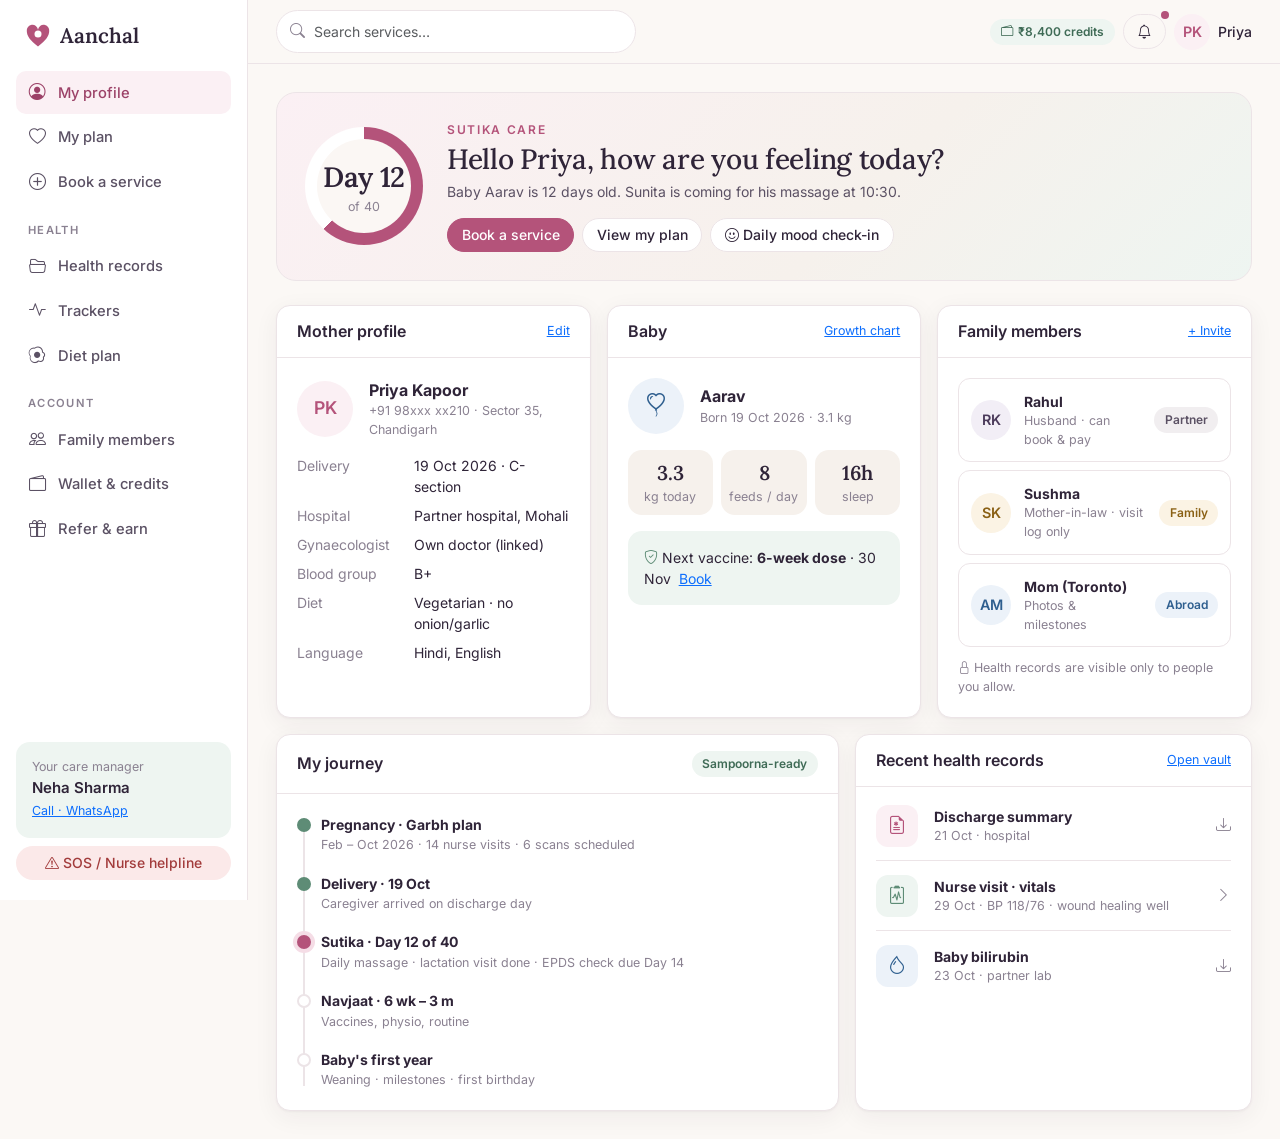
<file: templates/user/profile.html>
<!doctype html>
<html lang="en">
<head>
<meta charset="utf-8">
<meta name="viewport" content="width=device-width, initial-scale=1">
<title>My profile · Aanchal User</title>
<link rel="preconnect" href="https://fonts.googleapis.com"><link rel="preconnect" href="https://fonts.gstatic.com" crossorigin>
<link href="https://fonts.googleapis.com/css2?family=Inter:wght@400;500;600;700&family=Lora:wght@500;600&display=swap" rel="stylesheet">
<link href="https://cdn.jsdelivr.net/npm/bootstrap@5.3.3/dist/css/bootstrap.min.css" rel="stylesheet">
<link href="https://cdn.jsdelivr.net/npm/bootstrap-icons@1.11.3/font/bootstrap-icons.min.css" rel="stylesheet">
<link href="../assets/css/theme.css" rel="stylesheet">
</head>
<body>
<div class="shell">
<aside class="sidebar"><a class="brand" href="../index.html"><svg viewBox="0 0 40 40"><path d="M20 35C9 27 4 20 4 13a8 8 0 0 1 16-2 8 8 0 0 1 16 2c0 7-5 14-16 22Z" fill="#b4537a"/><circle cx="20" cy="17" r="5" fill="#fff"/></svg>Aanchal</a>
<a class="side-link active" href="profile.html"><i class="bi bi-person-circle"></i>My profile</a>
<a class="side-link" href="my-plan.html"><i class="bi bi-heart"></i>My plan</a>
<a class="side-link" href="book.html"><i class="bi bi-plus-circle"></i>Book a service</a>
<div class="side-label">Health</div>
<a class="side-link" href="#"><i class="bi bi-folder2-open"></i>Health records</a>
<a class="side-link" href="#"><i class="bi bi-activity"></i>Trackers</a>
<a class="side-link" href="#"><i class="bi bi-egg-fried"></i>Diet plan</a>
<div class="side-label">Account</div>
<a class="side-link" href="#"><i class="bi bi-people"></i>Family members</a>
<a class="side-link" href="#"><i class="bi bi-wallet2"></i>Wallet & credits</a>
<a class="side-link" href="#"><i class="bi bi-gift"></i>Refer & earn</a>
<div class="mt-auto pt-3"><div class="a-card-flat p-3 bg-sage-50 border-0"><div class="fs-xs text-muted-a">Your care manager</div><div class="fw-semibold">Neha Sharma</div><a href="#" class="fs-xs">Call · WhatsApp</a></div><button class="btn btn-sm w-100 mt-2" style="background:#fbe9e9;color:#a23b3b"><i class="bi bi-exclamation-triangle"></i> SOS / Nurse helpline</button></div></aside><div class="offcanvas-backdrop-a"></div>
<div class="main">
<header class="topbar">
  <button class="btn btn-ghost btn-sm sidebar-toggle" data-toggle-sidebar aria-label="Menu"><i class="bi bi-list"></i></button>
  <div class="search"><i class="bi bi-search"></i><input class="form-control form-control-sm" placeholder="Search services…"></div>
  <div class="ms-auto d-flex align-items-center gap-2">
    <span class="chip sage d-none d-md-inline-flex"><i class="bi bi-wallet2"></i>₹8,400 credits</span>
    <button class="btn btn-ghost btn-sm position-relative" aria-label="Notifications"><i class="bi bi-bell"></i><span class="position-absolute top-0 start-100 translate-middle p-1 rounded-circle" style="background:#b4537a"></span></button>
    <div class="d-flex align-items-center gap-2"><span class="avatar bg-rose-50 text-rose" style="width:36px;height:36px">PK</span><span class="fs-sm fw-medium d-none d-sm-inline">Priya</span></div>
  </div>
</header>
<main class="content">
<div class="stage-hero mb-4"><div class="row align-items-center g-4">
<div class="col-auto"><div class="ring" style="--p:62"><div><b class="serif fs-3">Day 12</b><span class="fs-xs text-muted-a">of 40</span></div></div></div>
<div class="col"><div class="eyebrow mb-1">Sutika care</div><h1 class="h3 mb-1">Hello Priya, how are you feeling today?</h1><p class="text-ink-2 mb-3 fs-sm">Baby Aarav is 12 days old. Sunita is coming for his massage at 10:30.</p>
<div class="d-flex flex-wrap gap-2"><a href="book.html" class="btn btn-primary btn-sm">Book a service</a><a href="my-plan.html" class="btn btn-ghost btn-sm bg-white">View my plan</a><button class="btn btn-ghost btn-sm bg-white"><i class="bi bi-emoji-smile"></i> Daily mood check-in</button></div></div>
</div></div>
<div class="row g-3">
<div class="col-xl-4"><div class="a-card h-100"><div class="a-card-h"><h6 class="mb-0">Mother profile</h6><a href="#" class="fs-xs">Edit</a></div><div class="a-card-b fs-sm">
<div class="d-flex align-items-center gap-3 mb-3"><span class="avatar bg-rose-50 text-rose" style="width:56px;height:56px;font-size:1.1rem">PK</span><div><b class="fs-6">Priya Kapoor</b><div class="text-muted-a fs-xs">+91 98xxx xx210 · Sector 35, Chandigarh</div></div></div>
<dl class="row mb-0 g-2">
<dt class="col-5 text-muted-a fw-normal">Delivery</dt><dd class="col-7 mb-0">19 Oct 2026 · C-section</dd>
<dt class="col-5 text-muted-a fw-normal">Hospital</dt><dd class="col-7 mb-0">Partner hospital, Mohali</dd>
<dt class="col-5 text-muted-a fw-normal">Gynaecologist</dt><dd class="col-7 mb-0">Own doctor (linked)</dd>
<dt class="col-5 text-muted-a fw-normal">Blood group</dt><dd class="col-7 mb-0">B+</dd>
<dt class="col-5 text-muted-a fw-normal">Diet</dt><dd class="col-7 mb-0">Vegetarian · no onion/garlic</dd>
<dt class="col-5 text-muted-a fw-normal">Language</dt><dd class="col-7 mb-0">Hindi, English</dd>
</dl></div></div></div>
<div class="col-xl-4"><div class="a-card h-100"><div class="a-card-h"><h6 class="mb-0">Baby</h6><a href="#" class="fs-xs">Growth chart</a></div><div class="a-card-b">
<div class="d-flex align-items-center gap-3 mb-3"><span class="avatar bg-sky-50" style="width:56px;height:56px;color:#2f5f8f"><i class="bi bi-balloon-heart fs-4"></i></span><div><b class="fs-6">Aarav</b><div class="text-muted-a fs-xs">Born 19 Oct 2026 · 3.1 kg</div></div></div>
<div class="row g-2 text-center">
<div class="col-4"><div class="bg-soft rounded-3 py-2"><b class="serif fs-5">3.3</b><div class="fs-xs text-muted-a">kg today</div></div></div>
<div class="col-4"><div class="bg-soft rounded-3 py-2"><b class="serif fs-5">8</b><div class="fs-xs text-muted-a">feeds / day</div></div></div>
<div class="col-4"><div class="bg-soft rounded-3 py-2"><b class="serif fs-5">16h</b><div class="fs-xs text-muted-a">sleep</div></div></div></div>
<div class="mt-3 p-3 rounded-3 bg-sage-50 fs-sm"><i class="bi bi-shield-check text-sage me-1"></i>Next vaccine: <b>6-week dose</b> · 30 Nov <a href="#" class="ms-1">Book</a></div>
</div></div></div>
<div class="col-xl-4"><div class="a-card h-100"><div class="a-card-h"><h6 class="mb-0">Family members</h6><a href="#" class="fs-xs">+ Invite</a></div><div class="a-card-b vstack gap-2">
<div class="member"><span class="avatar bg-plum-50" style="color:#4b3a5a">RK</span><div class="fs-sm flex-grow-1"><b>Rahul</b><div class="fs-xs text-muted-a">Husband · can book &amp; pay</div></div><span class="chip grey">Partner</span></div>
<div class="member"><span class="avatar bg-gold-50" style="color:#8a6014">SK</span><div class="fs-sm flex-grow-1"><b>Sushma</b><div class="fs-xs text-muted-a">Mother-in-law · visit log only</div></div><span class="chip gold">Family</span></div>
<div class="member"><span class="avatar bg-sky-50" style="color:#2f5f8f">AM</span><div class="fs-sm flex-grow-1"><b>Mom (Toronto)</b><div class="fs-xs text-muted-a">Photos &amp; milestones</div></div><span class="chip sky">Abroad</span></div>
<div class="fs-xs text-muted-a mt-1"><i class="bi bi-lock"></i> Health records are visible only to people you allow.</div>
</div></div></div>
<div class="col-xl-7"><div class="a-card h-100"><div class="a-card-h"><h6 class="mb-0">My journey</h6><span class="chip sage">Sampoorna-ready</span></div><div class="a-card-b"><div class="timeline-v">
<div class="ti done"><b class="fs-sm">Pregnancy · Garbh plan</b><div class="fs-xs text-muted-a">Feb – Oct 2026 · 14 nurse visits · 6 scans scheduled</div></div>
<div class="ti done"><b class="fs-sm">Delivery · 19 Oct</b><div class="fs-xs text-muted-a">Caregiver arrived on discharge day</div></div>
<div class="ti now"><b class="fs-sm">Sutika · Day 12 of 40</b><div class="fs-xs text-muted-a">Daily massage · lactation visit done · EPDS check due Day 14</div></div>
<div class="ti"><b class="fs-sm">Navjaat · 6 wk – 3 m</b><div class="fs-xs text-muted-a">Vaccines, physio, routine</div></div>
<div class="ti mb-0 pb-0"><b class="fs-sm">Baby's first year</b><div class="fs-xs text-muted-a">Weaning · milestones · first birthday</div></div>
</div></div></div></div>
<div class="col-xl-5"><div class="a-card h-100"><div class="a-card-h"><h6 class="mb-0">Recent health records</h6><a href="#" class="fs-xs">Open vault</a></div><div class="a-card-b pt-1">
<div class="visit"><span class="icon-badge bg-rose-50 text-rose"><i class="bi bi-file-earmark-medical"></i></span><div class="fs-sm flex-grow-1"><b>Discharge summary</b><div class="fs-xs text-muted-a">21 Oct · hospital</div></div><i class="bi bi-download text-muted-a"></i></div>
<div class="visit"><span class="icon-badge bg-sage-50 text-sage"><i class="bi bi-clipboard2-pulse"></i></span><div class="fs-sm flex-grow-1"><b>Nurse visit · vitals</b><div class="fs-xs text-muted-a">29 Oct · BP 118/76 · wound healing well</div></div><i class="bi bi-chevron-right text-muted-a"></i></div>
<div class="visit"><span class="icon-badge bg-sky-50" style="color:#2f5f8f"><i class="bi bi-droplet"></i></span><div class="fs-sm flex-grow-1"><b>Baby bilirubin</b><div class="fs-xs text-muted-a">23 Oct · partner lab</div></div><i class="bi bi-download text-muted-a"></i></div>
</div></div></div>
</div>
</main>
</div>
</div>
<script src="https://cdn.jsdelivr.net/npm/bootstrap@5.3.3/dist/js/bootstrap.bundle.min.js"></script>

<script src="../assets/js/app.js"></script>
</body>
</html>
</file>
<file: templates/assets/css/theme.css>
/* ==========================================================
   Aanchal — Mother & Baby Care · UI theme (on top of Bootstrap 5.3)
   Minimal, warm, calm. One accent (rose) + one support (sage).
   ========================================================== */
:root{
  --a-ink:#2f2438; --a-ink-2:#5b5164; --a-muted:#8a8191; --a-line:#ece4e7;
  --a-bg:#fbf8f5; --a-surface:#ffffff; --a-soft:#f6f1ec;
  --a-rose:#b4537a; --a-rose-600:#9c4268; --a-rose-50:#fbf0f4; --a-rose-100:#f5dde6;
  --a-sage:#5e8c76; --a-sage-50:#eef5f1; --a-sage-100:#dbe9e1;
  --a-gold:#c08a2e; --a-gold-50:#fbf3e4;
  --a-sky:#4a7fb5;  --a-sky-50:#ecf2f9;
  --a-plum:#4b3a5a; --a-plum-50:#f2eef6;
  --a-radius:14px; --a-radius-sm:10px;
  --a-shadow:0 1px 2px rgba(47,36,56,.04),0 6px 24px rgba(47,36,56,.06);
  --a-font:"Inter",system-ui,-apple-system,"Segoe UI",sans-serif;
  --a-serif:"Lora",Georgia,serif;

  --bs-body-font-family:var(--a-font);
  --bs-body-color:var(--a-ink);
  --bs-body-bg:var(--a-bg);
  --bs-border-color:var(--a-line);
  --bs-primary:#b4537a; --bs-primary-rgb:180,83,122;
  --bs-link-color:#9c4268; --bs-link-hover-color:#7e3353;
  --bs-border-radius:10px; --bs-border-radius-lg:14px;
}
body{background:var(--a-bg);color:var(--a-ink);font-size:15px;-webkit-font-smoothing:antialiased}
h1,h2,h3,.serif{font-family:var(--a-serif);font-weight:600;letter-spacing:-.01em}
h4,h5,h6{font-weight:600}
.text-muted-a{color:var(--a-muted)!important}.text-ink-2{color:var(--a-ink-2)!important}
.text-rose{color:var(--a-rose)!important}.text-sage{color:var(--a-sage)!important}
.bg-rose-50{background:var(--a-rose-50)!important}.bg-sage-50{background:var(--a-sage-50)!important}
.bg-gold-50{background:var(--a-gold-50)!important}.bg-sky-50{background:var(--a-sky-50)!important}
.bg-plum-50{background:var(--a-plum-50)!important}.bg-soft{background:var(--a-soft)!important}
.eyebrow{font-size:.75rem;letter-spacing:.14em;text-transform:uppercase;font-weight:600;color:var(--a-rose)}
.fs-xs{font-size:.78rem}.fs-sm{font-size:.875rem}

/* buttons */
.btn{border-radius:999px;font-weight:500;padding:.55rem 1.15rem}
.btn-sm{padding:.35rem .85rem}
.btn-primary{--bs-btn-bg:var(--a-rose);--bs-btn-border-color:var(--a-rose);--bs-btn-hover-bg:var(--a-rose-600);--bs-btn-hover-border-color:var(--a-rose-600);--bs-btn-active-bg:#86375a;--bs-btn-active-border-color:#86375a;--bs-btn-disabled-bg:var(--a-rose);--bs-btn-disabled-border-color:var(--a-rose)}
.btn-outline-primary{--bs-btn-color:var(--a-rose-600);--bs-btn-border-color:#e3bccb;--bs-btn-hover-bg:var(--a-rose-50);--bs-btn-hover-color:var(--a-rose-600);--bs-btn-hover-border-color:var(--a-rose);--bs-btn-active-bg:var(--a-rose-100);--bs-btn-active-color:var(--a-rose-600)}
.btn-ghost{background:transparent;border:1px solid var(--a-line);color:var(--a-ink)}
.btn-ghost:hover{background:var(--a-soft)}
.btn-sage{background:var(--a-sage);color:#fff;border:none}.btn-sage:hover{background:#4e7764;color:#fff}
.form-control,.form-select{border-radius:var(--a-radius-sm);border-color:var(--a-line);padding:.6rem .85rem}
.form-control:focus,.form-select:focus{border-color:#d8a5b9;box-shadow:0 0 0 .2rem rgba(180,83,122,.12)}
.form-check-input:checked{background-color:var(--a-rose);border-color:var(--a-rose)}

/* cards */
.a-card{background:var(--a-surface);border:1px solid var(--a-line);border-radius:var(--a-radius);box-shadow:var(--a-shadow)}
.a-card-flat{background:var(--a-surface);border:1px solid var(--a-line);border-radius:var(--a-radius)}
.a-card .a-card-h{display:flex;align-items:center;justify-content:space-between;padding:1rem 1.25rem;border-bottom:1px solid var(--a-line)}
.a-card .a-card-b{padding:1.25rem}
.icon-badge{width:42px;height:42px;border-radius:12px;display:inline-flex;align-items:center;justify-content:center;font-size:1.15rem;flex:0 0 auto}
.chip{white-space:nowrap;display:inline-flex;align-items:center;gap:.35rem;font-size:.75rem;font-weight:600;padding:.25rem .65rem;border-radius:999px;background:var(--a-rose-50);color:var(--a-rose-600)}
.chip.sage{background:var(--a-sage-50);color:#3f6b56}.chip.gold{background:var(--a-gold-50);color:#8a6014}
.chip.sky{background:var(--a-sky-50);color:#2f5f8f}.chip.plum{background:var(--a-plum-50);color:var(--a-plum)}
.chip.grey{background:#f1eef0;color:var(--a-ink-2)}
.dot{width:8px;height:8px;border-radius:50%;display:inline-block}

/* brand */
.brand{display:inline-flex;align-items:center;gap:.5rem;font-family:var(--a-serif);font-weight:600;font-size:1.3rem;color:var(--a-ink);text-decoration:none}
.brand svg{width:28px;height:28px}

/* ================= LANDING ================= */
.l-nav{position:sticky;top:0;z-index:1030;background:rgba(251,248,245,.86);backdrop-filter:saturate(1.4) blur(10px);border-bottom:1px solid transparent;transition:border-color .2s}
.l-nav.scrolled{border-bottom-color:var(--a-line)}
.l-nav .nav-link{color:var(--a-ink-2);font-weight:500;font-size:.93rem}
.l-nav .nav-link:hover{color:var(--a-rose)}
.hero{padding:4.5rem 0 4rem;position:relative;overflow:hidden}
.hero h1{font-size:clamp(2.2rem,4.6vw,3.6rem);line-height:1.08}
.hero .lead{color:var(--a-ink-2);font-size:1.12rem;max-width:34rem}
.hero-art{position:relative;aspect-ratio:1/1;max-width:470px;margin-left:auto}
.hero-art .blob{position:absolute;border-radius:50%}
.hero-card{position:absolute;background:#fff;border:1px solid var(--a-line);border-radius:16px;box-shadow:var(--a-shadow);padding:.9rem 1rem;font-size:.85rem}
.trust-row{display:flex;flex-wrap:wrap;gap:1.25rem 2rem;color:var(--a-ink-2);font-size:.88rem}
.trust-row i{color:var(--a-sage);margin-right:.35rem}
.section{padding:5rem 0}
.section-title{font-size:clamp(1.7rem,3vw,2.4rem);margin-bottom:.75rem}
.section-sub{color:var(--a-ink-2);max-width:40rem;margin:0 auto}
.cat-tile{display:flex;flex-direction:column;gap:.7rem;padding:1.35rem;border-radius:var(--a-radius);background:#fff;border:1px solid var(--a-line);height:100%;transition:transform .18s,box-shadow .18s,border-color .18s;color:inherit;text-decoration:none}
.cat-tile:hover{transform:translateY(-3px);box-shadow:var(--a-shadow);border-color:#e6cfd8;color:inherit}
.cat-tile .from{font-size:.8rem;color:var(--a-muted)}
/* journey tabs */
.journey-tabs{display:flex;gap:.5rem;overflow-x:auto;padding-bottom:.25rem;scrollbar-width:none}
.journey-tabs::-webkit-scrollbar{display:none}
.journey-tabs .jt{flex:0 0 auto;border:1px solid var(--a-line);background:#fff;border-radius:999px;padding:.5rem 1rem;font-size:.88rem;font-weight:500;color:var(--a-ink-2);cursor:pointer;white-space:nowrap}
.journey-tabs .jt.active{background:var(--a-ink);border-color:var(--a-ink);color:#fff}
.journey-panel{display:none}.journey-panel.active{display:block;animation:fade .25s ease}
@keyframes fade{from{opacity:0;transform:translateY(4px)}to{opacity:1;transform:none}}
.journey-panel ul{list-style:none;padding:0;margin:0}
.journey-panel li{display:flex;gap:.6rem;padding:.45rem 0;color:var(--a-ink-2);font-size:.93rem}
.journey-panel li i{color:var(--a-sage);margin-top:.12rem}
.timeline-bar{display:flex;height:6px;border-radius:999px;overflow:hidden;background:var(--a-line)}
.timeline-bar span{flex:1;transition:background .2s}
.timeline-bar span.on{background:var(--a-rose)}
/* steps */
.how-step{position:relative;padding-left:3.5rem}
.how-step .n{position:absolute;left:0;top:0;width:2.5rem;height:2.5rem;border-radius:50%;display:flex;align-items:center;justify-content:center;background:var(--a-rose-50);color:var(--a-rose-600);font-family:var(--a-serif);font-weight:600}
/* packs */
.pack{background:#fff;border:1px solid var(--a-line);border-radius:18px;padding:1.6rem;height:100%;display:flex;flex-direction:column;position:relative}
.pack.featured{border:1.5px solid var(--a-rose);box-shadow:0 12px 40px rgba(180,83,122,.12)}
.pack .price{font-family:var(--a-serif);font-size:2rem;font-weight:600}
.pack ul{list-style:none;padding:0;margin:1rem 0 1.5rem;flex:1}
.pack li{padding:.3rem 0;font-size:.9rem;color:var(--a-ink-2);display:flex;gap:.5rem}
.pack li i{color:var(--a-sage)}
.pack .ribbon{position:absolute;top:-12px;left:1.6rem;background:var(--a-rose);color:#fff;font-size:.7rem;font-weight:700;letter-spacing:.06em;padding:.25rem .7rem;border-radius:999px}
.seg{display:inline-flex;background:#fff;border:1px solid var(--a-line);border-radius:999px;padding:4px}
.seg button{border:0;background:transparent;border-radius:999px;padding:.45rem 1rem;font-size:.88rem;font-weight:500;color:var(--a-ink-2)}
.seg button.active{background:var(--a-rose-50);color:var(--a-rose-600)}
.zone-pill{display:inline-flex;align-items:center;gap:.4rem;background:#fff;border:1px solid var(--a-line);border-radius:999px;padding:.45rem .9rem;font-size:.88rem}
.quote{background:#fff;border:1px solid var(--a-line);border-radius:var(--a-radius);padding:1.5rem;height:100%}
.quote p{font-family:var(--a-serif);font-size:1.02rem;color:var(--a-ink)}
.avatar{width:40px;height:40px;border-radius:50%;display:inline-flex;align-items:center;justify-content:center;font-weight:600;font-size:.9rem;flex:0 0 auto}
.accordion{--bs-accordion-border-color:var(--a-line);--bs-accordion-active-bg:var(--a-rose-50);--bs-accordion-active-color:var(--a-ink);--bs-accordion-btn-focus-box-shadow:none;--bs-accordion-border-radius:14px;--bs-accordion-inner-border-radius:14px}
.accordion-button{font-weight:500}
.cta-band{background:var(--a-ink);color:#fff;border-radius:24px;padding:3rem;position:relative;overflow:hidden}
.cta-band .blob{position:absolute;border-radius:50%;opacity:.25}
footer.l-foot{padding:3rem 0 2rem;color:var(--a-ink-2);font-size:.9rem}
footer.l-foot a{color:var(--a-ink-2);text-decoration:none}
footer.l-foot a:hover{color:var(--a-rose)}

/* ================= APP SHELL (admin + user) ================= */
.shell{display:flex;min-height:100vh}
.sidebar{width:248px;flex:0 0 248px;background:#fff;border-right:1px solid var(--a-line);padding:1.25rem 1rem;position:sticky;top:0;height:100vh;overflow-y:auto;display:flex;flex-direction:column}
.sidebar .brand{padding:0 .5rem 1.25rem}
.side-label{font-size:.7rem;letter-spacing:.12em;text-transform:uppercase;color:var(--a-muted);font-weight:600;margin:1rem .75rem .4rem}
.side-link{display:flex;align-items:center;gap:.7rem;padding:.55rem .75rem;border-radius:10px;color:var(--a-ink-2);text-decoration:none;font-size:.92rem;font-weight:500;margin-bottom:2px}
.side-link i{font-size:1.05rem;width:1.2rem;text-align:center}
.side-link:hover{background:var(--a-soft);color:var(--a-ink)}
.side-link.active{background:var(--a-rose-50);color:var(--a-rose-600)}
.side-link .badge{margin-left:auto;background:var(--a-rose);font-weight:600}
.main{flex:1;min-width:0;display:flex;flex-direction:column}
.topbar{height:64px;display:flex;align-items:center;gap:1rem;padding:0 1.75rem;background:rgba(251,248,245,.9);backdrop-filter:blur(8px);border-bottom:1px solid var(--a-line);position:sticky;top:0;z-index:1020}
.topbar .search{max-width:360px;flex:1;position:relative}
.topbar .search i{position:absolute;left:.85rem;top:50%;transform:translateY(-50%);color:var(--a-muted)}
.topbar .search input{padding-left:2.3rem;border-radius:999px;background:#fff}
.content{padding:1.75rem;flex:1}
.page-head{display:flex;flex-wrap:wrap;align-items:flex-end;justify-content:space-between;gap:1rem;margin-bottom:1.5rem}
.page-head h1{font-size:1.65rem;margin:0}
.kpi{padding:1.15rem 1.25rem}
.kpi .v{font-family:var(--a-serif);font-size:1.75rem;font-weight:600;line-height:1.1}
.kpi .l{color:var(--a-ink-2);font-size:.85rem}
.delta{font-size:.78rem;font-weight:600}
.delta.up{color:#3f7a5e}.delta.down{color:#b04848}
.table-a{--bs-table-bg:transparent;margin:0;font-size:.9rem}
.table-a thead th{font-size:.72rem;text-transform:uppercase;letter-spacing:.08em;color:var(--a-muted);font-weight:600;border-bottom:1px solid var(--a-line);padding:.75rem 1rem;white-space:nowrap;background:var(--a-soft)}
.table-a td{padding:.85rem 1rem;border-color:var(--a-line);vertical-align:middle}
.table-a tbody tr:hover td{background:#fdfbfa}
.status{display:inline-flex;align-items:center;gap:.4rem;font-size:.78rem;font-weight:600;padding:.2rem .6rem;border-radius:999px;white-space:nowrap}
.status::before{content:"";width:6px;height:6px;border-radius:50%;background:currentColor}
.status.ok{background:#e9f4ee;color:#2f6b4f}.status.warn{background:#fbf1de;color:#8a6014}
.status.bad{background:#fbe9e9;color:#a23b3b}.status.info{background:#e9f0f8;color:#2f5f8f}.status.mute{background:#f1eef0;color:var(--a-ink-2)}
.filters{display:flex;flex-wrap:wrap;gap:.6rem;align-items:center}
.filters .form-select,.filters .form-control{width:auto;min-width:150px;padding:.45rem .8rem;font-size:.88rem;border-radius:999px}
.dispatch-col{background:var(--a-soft);border-radius:var(--a-radius);padding:.85rem;min-height:100%}
.dispatch-card{background:#fff;border:1px solid var(--a-line);border-radius:12px;padding:.8rem .9rem;margin-bottom:.6rem;font-size:.86rem}
.progress{height:6px;border-radius:999px;background:var(--a-line)}
.progress-bar{background:var(--a-rose)}
.progress-bar.sage{background:var(--a-sage)}
.funnel-row{display:grid;grid-template-columns:150px 1fr 48px;align-items:center;gap:.75rem;font-size:.86rem;margin-bottom:.55rem}
.funnel-row .bar{height:10px;border-radius:999px;background:var(--a-sage)}
.mini-stat{display:flex;align-items:center;gap:.85rem}
.legend-dot{display:inline-flex;align-items:center;gap:.35rem;font-size:.8rem;color:var(--a-ink-2);margin-right:.9rem}
.legend-dot span{width:10px;height:10px;border-radius:3px;display:inline-block}
.sidebar-toggle{display:none}
.offcanvas-backdrop-a{display:none}

/* user app */
.stage-hero{background:linear-gradient(135deg,#fbf0f4 0%,#f6f1ec 60%,#eef5f1 100%);border:1px solid var(--a-line);border-radius:20px;padding:1.75rem;position:relative;overflow:hidden}
.ring{--p:60;width:118px;height:118px;border-radius:50%;background:conic-gradient(var(--a-rose) calc(var(--p)*1%),#fff 0);display:flex;align-items:center;justify-content:center}
.ring > div{width:94px;height:94px;border-radius:50%;background:#fbf7f4;display:flex;flex-direction:column;align-items:center;justify-content:center}
.visit{display:flex;gap:1rem;align-items:center;padding:.85rem 0;border-bottom:1px solid var(--a-line)}
.visit:last-child{border-bottom:0}
.visit .date{width:52px;text-align:center;border-radius:12px;background:var(--a-soft);padding:.35rem 0;flex:0 0 auto}
.visit .date b{display:block;font-family:var(--a-serif);font-size:1.25rem;line-height:1}
.visit .date span{font-size:.7rem;text-transform:uppercase;color:var(--a-muted)}
.timeline-v{position:relative;padding-left:1.5rem}
.timeline-v::before{content:"";position:absolute;left:6px;top:4px;bottom:4px;width:2px;background:var(--a-line)}
.timeline-v .ti{position:relative;padding-bottom:1.1rem}
.timeline-v .ti::before{content:"";position:absolute;left:-1.5rem;top:4px;width:14px;height:14px;border-radius:50%;background:#fff;border:2px solid var(--a-line)}
.timeline-v .ti.done::before{background:var(--a-sage);border-color:var(--a-sage)}
.timeline-v .ti.now::before{background:var(--a-rose);border-color:var(--a-rose);box-shadow:0 0 0 4px var(--a-rose-100)}
.member{display:flex;align-items:center;gap:.8rem;padding:.75rem;border:1px solid var(--a-line);border-radius:12px;background:#fff}
/* booking */
.stepper{display:flex;gap:.5rem;margin-bottom:1.5rem}
.stepper .s{flex:1;display:flex;flex-direction:column;gap:.45rem;font-size:.8rem;color:var(--a-muted);font-weight:500}
.stepper .s::before{content:"";height:4px;border-radius:999px;background:var(--a-line)}
.stepper .s.on{color:var(--a-ink)}.stepper .s.on::before{background:var(--a-rose)}
.svc-opt{display:flex;gap:.9rem;align-items:center;padding:1rem;border:1.5px solid var(--a-line);border-radius:14px;background:#fff;cursor:pointer;transition:border-color .15s,background .15s;width:100%;text-align:left}
.svc-opt:hover{border-color:#e3bccb}
.svc-opt.sel{border-color:var(--a-rose);background:var(--a-rose-50)}
.svc-opt .price{margin-left:auto;font-weight:600;white-space:nowrap}
.timing{display:grid;grid-template-columns:repeat(3,1fr);gap:.6rem}
.timing button{border:1.5px solid var(--a-line);background:#fff;border-radius:14px;padding:.9rem .5rem;font-size:.86rem;color:var(--a-ink-2)}
.timing button i{display:block;font-size:1.25rem;margin-bottom:.25rem;color:var(--a-ink)}
.timing button.sel{border-color:var(--a-rose);background:var(--a-rose-50);color:var(--a-rose-600)}
.slots{display:grid;grid-template-columns:repeat(auto-fill,minmax(92px,1fr));gap:.5rem}
.slots button{border:1px solid var(--a-line);background:#fff;border-radius:10px;padding:.5rem;font-size:.85rem}
.slots button.sel{background:var(--a-ink);color:#fff;border-color:var(--a-ink)}
.slots button:disabled{opacity:.4;text-decoration:line-through}
.days{display:flex;gap:.5rem;overflow-x:auto;padding-bottom:.25rem}
.days button{flex:0 0 64px;border:1px solid var(--a-line);background:#fff;border-radius:12px;padding:.5rem 0;font-size:.75rem;color:var(--a-muted)}
.days button b{display:block;font-size:1.1rem;color:var(--a-ink);font-family:var(--a-serif)}
.days button.sel{border-color:var(--a-rose);background:var(--a-rose-50)}
.summary-sticky{position:sticky;top:84px}

/* hub index */
.hub-card{display:block;padding:1.4rem;border-radius:var(--a-radius);background:#fff;border:1px solid var(--a-line);text-decoration:none;color:inherit;transition:transform .15s,box-shadow .15s;height:100%}
.hub-card:hover{transform:translateY(-2px);box-shadow:var(--a-shadow);color:inherit}

/* responsive */
@media (max-width:991.98px){
  .sidebar{position:fixed;left:0;top:0;z-index:1045;transform:translateX(-100%);transition:transform .25s;box-shadow:0 0 40px rgba(0,0,0,.08)}
  .sidebar.open{transform:none}
  .offcanvas-backdrop-a.show{display:block;position:fixed;inset:0;background:rgba(47,36,56,.35);z-index:1040}
  .sidebar-toggle{display:inline-flex}
  .topbar{padding:0 1rem}.content{padding:1.25rem 1rem}
  .hero{padding:2.5rem 0}
  .section{padding:3.5rem 0}
  .cta-band{padding:2rem 1.5rem}
  .summary-sticky{position:static}
}
@media (max-width:575.98px){
  .topbar .search{display:none}
  .funnel-row{grid-template-columns:110px 1fr 36px}
  .timing{grid-template-columns:1fr 1fr 1fr}
}
</file>
